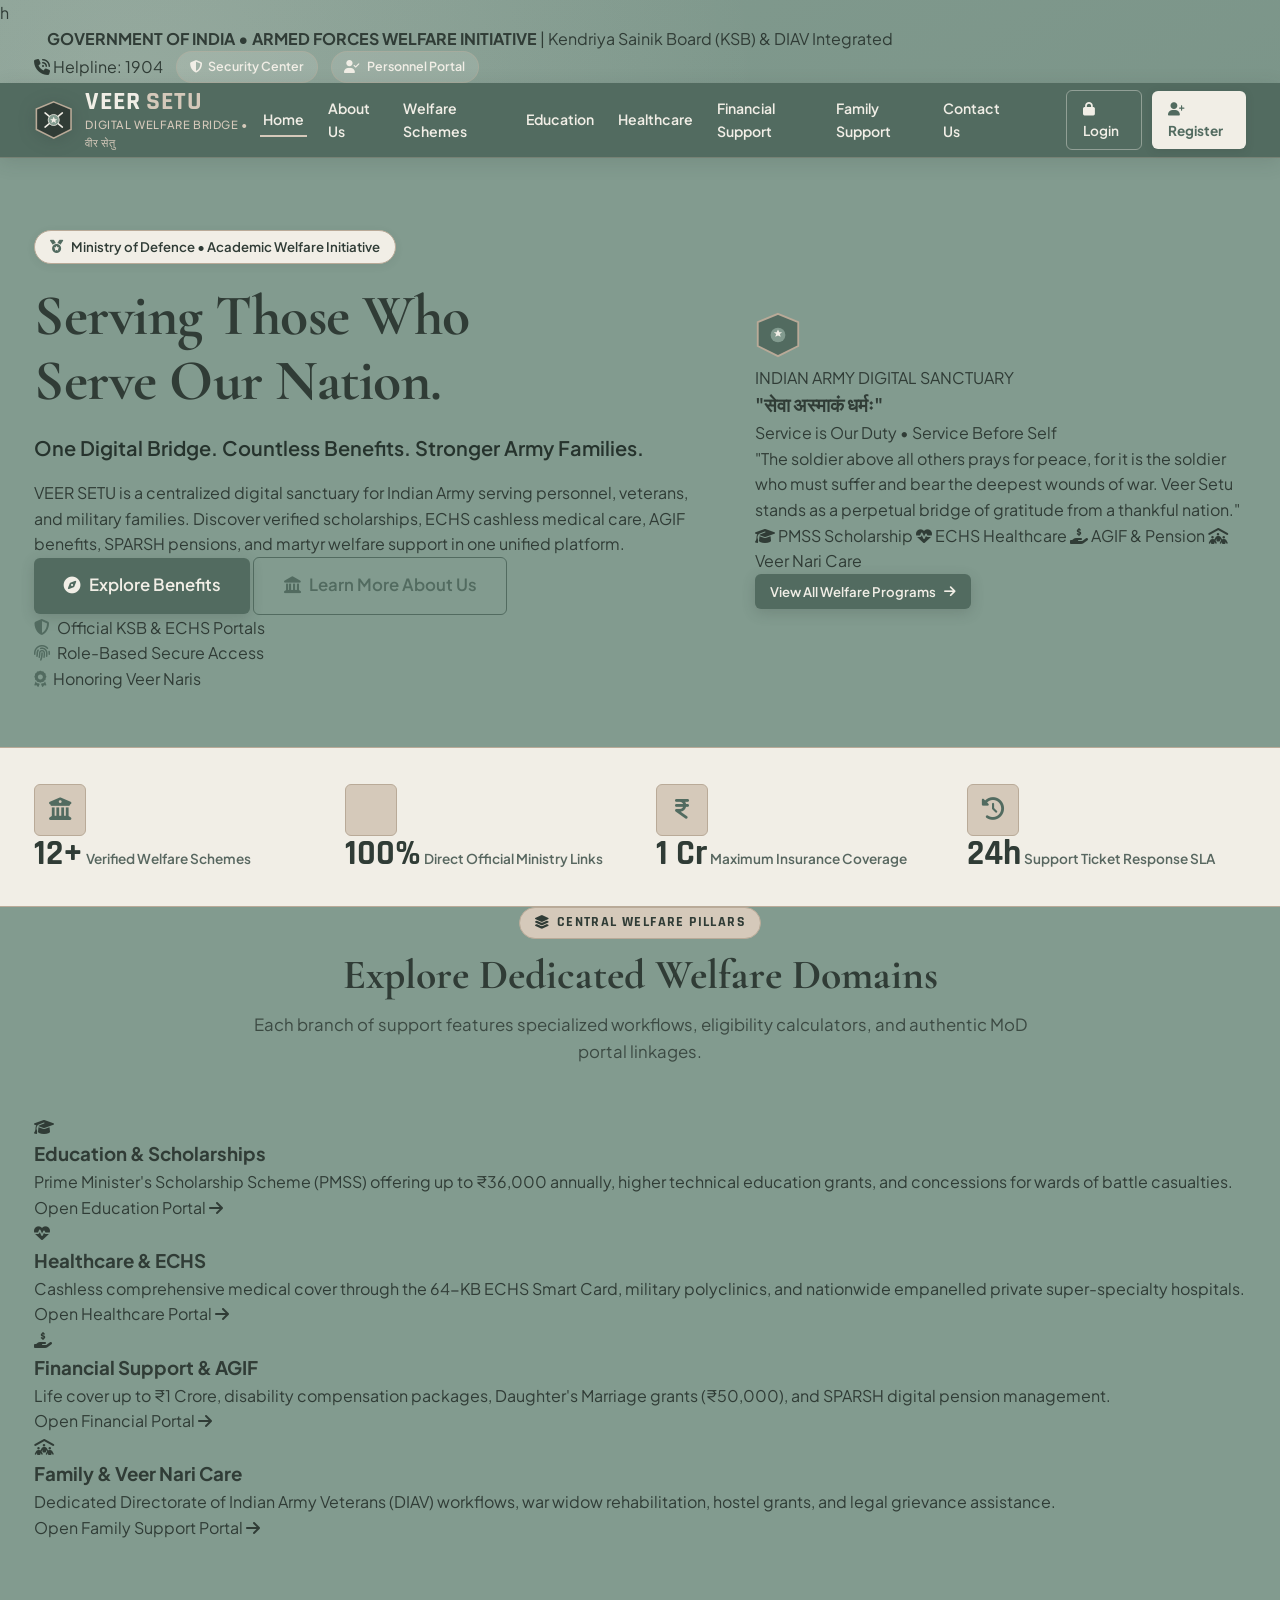
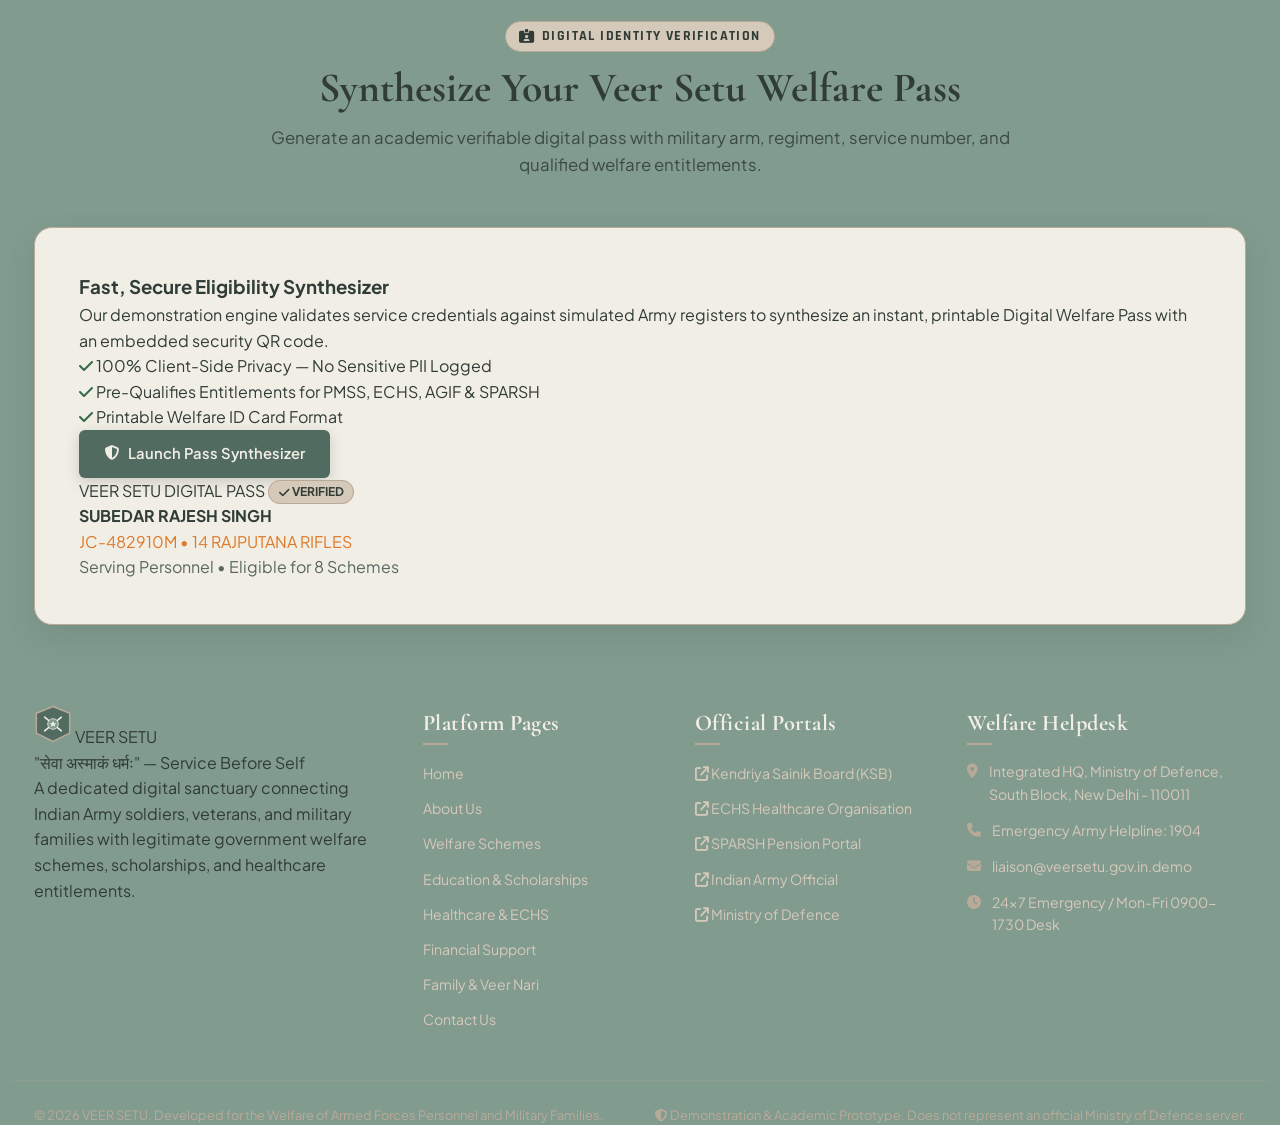
<file: index.html>
<!DOCTYPE html>h
<html lang="en">
<head>
  <meta charset="UTF-8">
  <meta name="viewport" content="width=device-width, initial-scale=1.0">
  <meta name="description" content="VEER SETU - A Digital Welfare & Support Platform for Indian Army Personnel and Their Families. Access government welfare schemes, scholarships, healthcare, and pensions.">
  <title>VEER SETU 🇮🇳 | Digital Welfare & Support Platform for Indian Army Personnel</title>

  <!-- Favicon -->
  <link rel="icon" type="image/svg+xml" href="assets/icons/favicon.svg">

  <!-- Google Fonts: Cormorant Garamond, Plus Jakarta Sans, Rajdhani -->
  <link rel="preconnect" href="https://fonts.googleapis.com">
  <link rel="preconnect" href="https://fonts.gstatic.com" crossorigin>
  <link href="https://fonts.googleapis.com/css2?family=Cormorant+Garamond:ital,wght@0,500;0,600;0,700;1,600&family=Plus+Jakarta+Sans:wght@400;500;600;700&family=Rajdhani:wght@600;700&display=swap" rel="stylesheet">

  <!-- Font Awesome 6 Pro Icons -->
  <link rel="stylesheet" href="https://cdnjs.cloudflare.com/ajax/libs/font-awesome/6.5.1/css/all.min.css">

  <!-- Core & Page Stylesheets -->
  <link rel="stylesheet" href="css/style.css">
  <link rel="stylesheet" href="css/transitions.css">
  <link rel="stylesheet" href="css/pages.css">
  <link rel="stylesheet" href="css/responsive.css">
</head>
<body class="theme-classic">

  <!-- ====================================================
       1. TOP NOTICE STRIP & QUICK ACTIONS
       ==================================================== -->
  <aside class="top-bar" aria-label="Official Notice Bar">
    <div class="container top-bar-container">
      <div class="top-bar-left">
        <span class="tricolor-badge" aria-hidden="true">
          <span class="bar-saffron"></span>
          <span class="bar-white"></span>
          <span class="bar-green"></span>
        </span>
        <span class="top-bar-text">
          <strong>GOVERNMENT OF INDIA • ARMED FORCES WELFARE INITIATIVE</strong> | Kendriya Sainik Board (KSB) & DIAV Integrated
        </span>
      </div>
      <div class="top-bar-right">
        <a href="tel:1904" class="top-bar-link" title="Emergency Army Welfare Helpline">
          <i class="fa-solid fa-phone-volume"></i> Helpline: 1904
        </a>
        <a href="admin-dashboard.html" class="auth-nav-pill" title="Security Command Center">
          <i class="fa-solid fa-shield-halved"></i> Security Center
        </a>
        <a href="login.html" class="auth-nav-pill">
          <i class="fa-solid fa-user-check"></i> Personnel Portal
        </a>
      </div>
    </div>
  </aside>

  <!-- ====================================================
       2. UNIFIED NAVIGATION BAR (Forest Grey #526B60)
       ==================================================== -->
  <header class="main-nav" id="main-navbar">
    <div class="container nav-container">
      
      <!-- Brand Logo & Motto -->
      <a href="index.html" class="nav-brand" aria-label="Veer Setu Home" data-transition="curtain">
        <svg class="brand-emblem-svg" viewBox="0 0 100 100" fill="none" xmlns="http://www.w3.org/2000/svg">
          <polygon points="50,4 94,22 94,74 50,96 6,74 6,22" fill="#303C36" stroke="#B9AA98" stroke-width="4"/>
          <path d="M28,32 L72,68 M72,32 L28,68" stroke="#F1EEE6" stroke-width="4" stroke-linecap="round"/>
          <circle cx="50" cy="50" r="14" fill="#829B8F" stroke="#F1EEE6" stroke-width="2"/>
          <polygon points="50,42 53,48 59,48 54,52 56,58 50,54 44,58 46,52 41,48 47,48" fill="#F1EEE6"/>
        </svg>
        <div class="brand-text">
          <span class="brand-name">VEER <span class="setu">SETU</span></span>
          <span class="brand-tagline">DIGITAL WELFARE BRIDGE • वीर सेतु</span>
        </div>
      </a>

      <!-- Desktop & Mobile Navigation Menu -->
      <nav class="nav-menu" id="nav-menu" aria-label="Main Navigation">
        <a href="index.html" class="nav-link active" data-transition="curtain">Home</a>
        <a href="about.html" class="nav-link" data-transition="curtain">About Us</a>
        <a href="schemes.html" class="nav-link" data-transition="reveal">Welfare Schemes</a>
        <a href="education.html" class="nav-link" data-transition="reveal">Education</a>
        <a href="healthcare.html" class="nav-link" data-transition="military">Healthcare</a>
        <a href="financial.html" class="nav-link" data-transition="curtain">Financial Support</a>
        <a href="family.html" class="nav-link" data-transition="military">Family Support</a>
        <a href="contact.html" class="nav-link" data-transition="reveal">Contact Us</a>
      </nav>

      <!-- Nav Action CTAs: Login & Register -->
      <div class="nav-actions">
        <a href="login.html" class="btn-nav-login" data-transition="military">
          <i class="fa-solid fa-lock"></i> Login
        </a>
        <a href="register.html" class="btn-nav-register" data-transition="curtain">
          <i class="fa-solid fa-user-plus"></i> Register
        </a>
        <button class="mobile-toggle" id="mobile-menu-toggle" aria-label="Toggle Navigation Menu">
          <i class="fa-solid fa-bars"></i>
        </button>
      </div>

    </div>
  </header>

  <main>
    <!-- ====================================================
         3. HERO SECTION - SERVING THOSE WHO SERVE OUR NATION
         ==================================================== -->
    <section class="hero-section" id="hero">
      <div class="container hero-grid">
        
        <!-- Hero Left Column -->
        <div class="hero-content-col vs-animate-entry vs-entry-fade-up">
          <span class="hero-pill">
            <i class="fa-solid fa-medal"></i> Ministry of Defence • Academic Welfare Initiative
          </span>

          <h1 class="hero-title">
            Serving Those Who <br>
            Serve Our Nation.
          </h1>

          <p class="hero-subtitle">
            One Digital Bridge. Countless Benefits. Stronger Army Families.
          </p>

          <p class="hero-body-text">
            VEER SETU is a centralized digital sanctuary for Indian Army serving personnel, veterans, and military families. Discover verified scholarships, ECHS cashless medical care, AGIF benefits, SPARSH pensions, and martyr welfare support in one unified platform.
          </p>

          <!-- Primary CTAs -->
          <div class="hero-actions-row">
            <a href="schemes.html" class="btn btn-forest btn-lg" data-transition="reveal">
              <i class="fa-solid fa-compass"></i> Explore Benefits
            </a>
            <a href="about.html" class="btn btn-outline-forest btn-lg" data-transition="curtain">
              <i class="fa-solid fa-landmark"></i> Learn More About Us
            </a>
          </div>

          <!-- Trust Badges -->
          <div class="hero-trust-row">
            <div class="trust-item">
              <i class="fa-solid fa-shield-halved text-forest"></i>
              <span>Official KSB & ECHS Portals</span>
            </div>
            <div class="trust-item">
              <i class="fa-solid fa-fingerprint text-forest"></i>
              <span>Role-Based Secure Access</span>
            </div>
            <div class="trust-item">
              <i class="fa-solid fa-award text-forest"></i>
              <span>Honoring Veer Naris</span>
            </div>
          </div>
        </div>

        <!-- Hero Right Column: Motivational Shield Card -->
        <div class="hero-visual-col vs-animate-entry vs-entry-zoom vs-delay-2">
          <div class="hero-card-featured">
            
            <div class="featured-card-header">
              <div class="card-crest">
                <svg viewBox="0 0 100 100" width="46" height="46">
                  <polygon points="50,4 94,22 94,74 50,96 6,74 6,22" fill="#526B60" stroke="#B9AA98" stroke-width="4"/>
                  <circle cx="50" cy="50" r="16" fill="#829B8F"/>
                  <polygon points="50,38 53,44 59,44 54,48 56,54 50,51 44,54 46,48 41,44 47,44" fill="#F1EEE6"/>
                </svg>
              </div>
              <div class="crest-details">
                <span class="card-kicker">INDIAN ARMY DIGITAL SANCTUARY</span>
                <h3 class="card-lead">"सेवा अस्माकं धर्मः"</h3>
                <span class="card-sub">Service is Our Duty • Service Before Self</span>
              </div>
            </div>

            <p class="featured-quote">
              "The soldier above all others prays for peace, for it is the soldier who must suffer and bear the deepest wounds of war. Veer Setu stands as a perpetual bridge of gratitude from a thankful nation."
            </p>

            <div class="featured-quick-links">
              <a href="education.html" class="quick-pill" data-transition="reveal">
                <i class="fa-solid fa-graduation-cap"></i> PMSS Scholarship
              </a>
              <a href="healthcare.html" class="quick-pill" data-transition="military">
                <i class="fa-solid fa-heart-pulse"></i> ECHS Healthcare
              </a>
              <a href="financial.html" class="quick-pill" data-transition="curtain">
                <i class="fa-solid fa-hand-holding-dollar"></i> AGIF & Pension
              </a>
              <a href="family.html" class="quick-pill" data-transition="military">
                <i class="fa-solid fa-people-roof"></i> Veer Nari Care
              </a>
            </div>

            <div class="featured-footer">
              <a href="schemes.html" class="btn btn-sm btn-forest" data-transition="reveal">
                View All Welfare Programs <i class="fa-solid fa-arrow-right"></i>
              </a>
            </div>

          </div>
        </div>

      </div>
    </section>

    <!-- ====================================================
         4. KEY STATISTICS STRIP
         ==================================================== -->
    <section class="stats-strip" id="stats-strip" aria-label="Key Platform Metrics">
      <div class="container">
        <div class="stats-grid">
          
          <div class="stat-card">
            <div class="stat-icon"><i class="fa-solid fa-building-columns"></i></div>
            <div class="stat-data">
              <span class="stat-counter-number" data-target="12" data-suffix="+">12+</span>
              <span class="stat-label">Verified Welfare Schemes</span>
            </div>
          </div>

          <div class="stat-card">
            <div class="stat-icon"><i class="fa-solid fa-shield-check"></i></div>
            <div class="stat-data">
              <span class="stat-counter-number" data-target="100" data-suffix="%">100%</span>
              <span class="stat-label">Direct Official Ministry Links</span>
            </div>
          </div>

          <div class="stat-card">
            <div class="stat-icon"><i class="fa-solid fa-indian-rupee-sign"></i></div>
            <div class="stat-data">
              <span class="stat-counter-number" data-target="1" data-suffix=" Cr">₹1 Cr</span>
              <span class="stat-label">Maximum Insurance Coverage</span>
            </div>
          </div>

          <div class="stat-card">
            <div class="stat-icon"><i class="fa-solid fa-clock-rotate-left"></i></div>
            <div class="stat-data">
              <span class="stat-counter-number" data-target="24" data-suffix="h">24h</span>
              <span class="stat-label">Support Ticket Response SLA</span>
            </div>
          </div>

        </div>
      </div>
    </section>

    <!-- ====================================================
         5. CORE SERVICES OVERVIEW - DEDICATED SECTIONS
         ==================================================== -->
    <section class="services-overview-section">
      <div class="container">
        
        <div class="section-header text-center">
          <span class="section-tag"><i class="fa-solid fa-layer-group"></i> Central Welfare Pillars</span>
          <h2 class="section-title">Explore Dedicated Welfare Domains</h2>
          <p class="section-desc">
            Each branch of support features specialized workflows, eligibility calculators, and authentic MoD portal linkages.
          </p>
        </div>

        <div class="overview-cards-grid">
          
          <!-- Card 1: Education -->
          <article class="service-card vs-animate-entry vs-entry-fade-up vs-delay-1">
            <div class="service-icon-box">
              <i class="fa-solid fa-graduation-cap"></i>
            </div>
            <h3 class="service-title">Education & Scholarships</h3>
            <p class="service-desc">
              Prime Minister's Scholarship Scheme (PMSS) offering up to ₹36,000 annually, higher technical education grants, and concessions for wards of battle casualties.
            </p>
            <a href="education.html" class="service-link" data-transition="reveal">
              Open Education Portal <i class="fa-solid fa-arrow-right"></i>
            </a>
          </article>

          <!-- Card 2: Healthcare -->
          <article class="service-card vs-animate-entry vs-entry-fade-up vs-delay-2">
            <div class="service-icon-box">
              <i class="fa-solid fa-heart-pulse"></i>
            </div>
            <h3 class="service-title">Healthcare & ECHS</h3>
            <p class="service-desc">
              Cashless comprehensive medical cover through the 64-KB ECHS Smart Card, military polyclinics, and nationwide empanelled private super-specialty hospitals.
            </p>
            <a href="healthcare.html" class="service-link" data-transition="military">
              Open Healthcare Portal <i class="fa-solid fa-arrow-right"></i>
            </a>
          </article>

          <!-- Card 3: Financial Support -->
          <article class="service-card vs-animate-entry vs-entry-fade-up vs-delay-3">
            <div class="service-icon-box">
              <i class="fa-solid fa-hand-holding-dollar"></i>
            </div>
            <h3 class="service-title">Financial Support & AGIF</h3>
            <p class="service-desc">
              Life cover up to ₹1 Crore, disability compensation packages, Daughter's Marriage grants (₹50,000), and SPARSH digital pension management.
            </p>
            <a href="financial.html" class="service-link" data-transition="curtain">
              Open Financial Portal <i class="fa-solid fa-arrow-right"></i>
            </a>
          </article>

          <!-- Card 4: Family Support -->
          <article class="service-card vs-animate-entry vs-entry-fade-up vs-delay-4">
            <div class="service-icon-box">
              <i class="fa-solid fa-people-roof"></i>
            </div>
            <h3 class="service-title">Family & Veer Nari Care</h3>
            <p class="service-desc">
              Dedicated Directorate of Indian Army Veterans (DIAV) workflows, war widow rehabilitation, hostel grants, and legal grievance assistance.
            </p>
            <a href="family.html" class="service-link" data-transition="military">
              Open Family Support Portal <i class="fa-solid fa-arrow-right"></i>
            </a>
          </article>

        </div>

      </div>
    </section>

    <!-- ====================================================
         6. DIGITAL WELFARE PASS GENERATOR PREVIEW
         ==================================================== -->
    <section class="verification-section" id="verify-preview">
      <div class="container">
        
        <div class="section-header text-center">
          <span class="section-tag"><i class="fa-solid fa-id-card-clip"></i> Digital Identity Verification</span>
          <h2 class="section-title">Synthesize Your Veer Setu Welfare Pass</h2>
          <p class="section-desc">
            Generate an academic verifiable digital pass with military arm, regiment, service number, and qualified welfare entitlements.
          </p>
        </div>

        <div class="verification-card-box">
          <div class="verification-intro-flex">
            <div class="intro-left">
              <h3>Fast, Secure Eligibility Synthesizer</h3>
              <p>
                Our demonstration engine validates service credentials against simulated Army registers to synthesize an instant, printable Digital Welfare Pass with an embedded security QR code.
              </p>
              <ul class="checklist-items">
                <li><i class="fa-solid fa-check text-green"></i> 100% Client-Side Privacy — No Sensitive PII Logged</li>
                <li><i class="fa-solid fa-check text-green"></i> Pre-Qualifies Entitlements for PMSS, ECHS, AGIF & SPARSH</li>
                <li><i class="fa-solid fa-check text-green"></i> Printable Welfare ID Card Format</li>
              </ul>
              <div class="mt-4">
                <a href="schemes.html#verify-pass" class="btn btn-forest" data-transition="reveal">
                  <i class="fa-solid fa-shield-halved"></i> Launch Pass Synthesizer
                </a>
              </div>
            </div>
            <div class="intro-right">
              <div class="mini-pass-preview">
                <div class="mini-header">
                  <span>VEER SETU DIGITAL PASS</span>
                  <span class="badge-verified"><i class="fa-solid fa-check"></i> VERIFIED</span>
                </div>
                <div class="mini-body">
                  <strong>SUBEDAR RAJESH SINGH</strong>
                  <p class="text-saffron">JC-482910M • 14 RAJPUTANA RIFLES</p>
                  <p class="text-muted">Serving Personnel • Eligible for 8 Schemes</p>
                </div>
              </div>
            </div>
          </div>
        </div>

      </div>
    </section>

  </main>

  <!-- ====================================================
       7. GLOBAL FOOTER (Deep Charcoal Green #303C36)
       ==================================================== -->
  <footer class="main-footer">
    <div class="container footer-grid">
      
      <!-- Footer Col 1: About Platform -->
      <div class="footer-col footer-brand-col">
        <div class="footer-brand">
          <svg viewBox="0 0 100 100" width="38" height="38" fill="none">
            <polygon points="50,4 94,22 94,74 50,96 6,74 6,22" fill="#526B60" stroke="#B9AA98" stroke-width="4"/>
            <path d="M28,32 L72,68 M72,32 L28,68" stroke="#F1EEE6" stroke-width="4" stroke-linecap="round"/>
            <circle cx="50" cy="50" r="14" fill="#829B8F" stroke="#F1EEE6" stroke-width="2"/>
            <polygon points="50,42 53,48 59,48 54,52 56,58 50,54 44,58 46,52 41,48 47,48" fill="#F1EEE6"/>
          </svg>
          <span class="footer-brand-title">VEER <span class="setu">SETU</span></span>
        </div>
        <p class="footer-motto-sanskrit">"सेवा अस्माकं धर्मः" — Service Before Self</p>
        <p class="footer-desc">
          A dedicated digital sanctuary connecting Indian Army soldiers, veterans, and military families with legitimate government welfare schemes, scholarships, and healthcare entitlements.
        </p>
        <div class="footer-tricolor-accent">
          <span class="accent-saffron"></span>
          <span class="accent-white"></span>
          <span class="accent-green"></span>
        </div>
      </div>

      <!-- Footer Col 2: Navigation Links -->
      <div class="footer-col">
        <h4 class="footer-heading">Platform Pages</h4>
        <ul class="footer-links">
          <li><a href="index.html" data-transition="curtain">Home</a></li>
          <li><a href="about.html" data-transition="curtain">About Us</a></li>
          <li><a href="schemes.html" data-transition="reveal">Welfare Schemes</a></li>
          <li><a href="education.html" data-transition="reveal">Education & Scholarships</a></li>
          <li><a href="healthcare.html" data-transition="military">Healthcare & ECHS</a></li>
          <li><a href="financial.html" data-transition="curtain">Financial Support</a></li>
          <li><a href="family.html" data-transition="military">Family & Veer Nari</a></li>
          <li><a href="contact.html" data-transition="reveal">Contact Us</a></li>
        </ul>
      </div>

      <!-- Footer Col 3: Official Portals -->
      <div class="footer-col">
        <h4 class="footer-heading">Official Portals</h4>
        <ul class="footer-links">
          <li><a href="https://ksb.gov.in" target="_blank" rel="noopener noreferrer"><i class="fa-solid fa-arrow-up-right-from-square"></i> Kendriya Sainik Board (KSB)</a></li>
          <li><a href="https://echs.gov.in" target="_blank" rel="noopener noreferrer"><i class="fa-solid fa-arrow-up-right-from-square"></i> ECHS Healthcare Organisation</a></li>
          <li><a href="https://sparsh.defencepension.gov.in" target="_blank" rel="noopener noreferrer"><i class="fa-solid fa-arrow-up-right-from-square"></i> SPARSH Pension Portal</a></li>
          <li><a href="https://indianarmy.nic.in" target="_blank" rel="noopener noreferrer"><i class="fa-solid fa-arrow-up-right-from-square"></i> Indian Army Official</a></li>
          <li><a href="https://mod.gov.in" target="_blank" rel="noopener noreferrer"><i class="fa-solid fa-arrow-up-right-from-square"></i> Ministry of Defence</a></li>
        </ul>
      </div>

      <!-- Footer Col 4: Liaison Support -->
      <div class="footer-col">
        <h4 class="footer-heading">Welfare Helpdesk</h4>
        <ul class="footer-contact-list">
          <li><i class="fa-solid fa-location-dot"></i> Integrated HQ, Ministry of Defence, South Block, New Delhi - 110011</li>
          <li><i class="fa-solid fa-phone"></i> Emergency Army Helpline: 1904</li>
          <li><i class="fa-solid fa-envelope"></i> liaison@veersetu.gov.in.demo</li>
          <li><i class="fa-solid fa-clock"></i> 24x7 Emergency / Mon-Fri 0900-1730 Desk</li>
        </ul>
      </div>

    </div>

    <!-- Bottom Copyright -->
    <div class="container footer-bottom-bar">
      <p class="footer-copyright">
        © 2026 VEER SETU. Developed for the Welfare of Armed Forces Personnel and Military Families.
      </p>
      <p class="footer-disclaimer-note">
        <i class="fa-solid fa-shield-halved"></i> Demonstration & Academic Prototype. Does not represent an official Ministry of Defence server.
      </p>
    </div>
  </footer>

  <!-- JavaScript Modules -->
  <script src="js/navigation.js"></script>
  <script src="js/transitions.js"></script>
  <script src="js/animations.js"></script>
  <script src="js/script.js"></script>
</body>
</html>
</file>
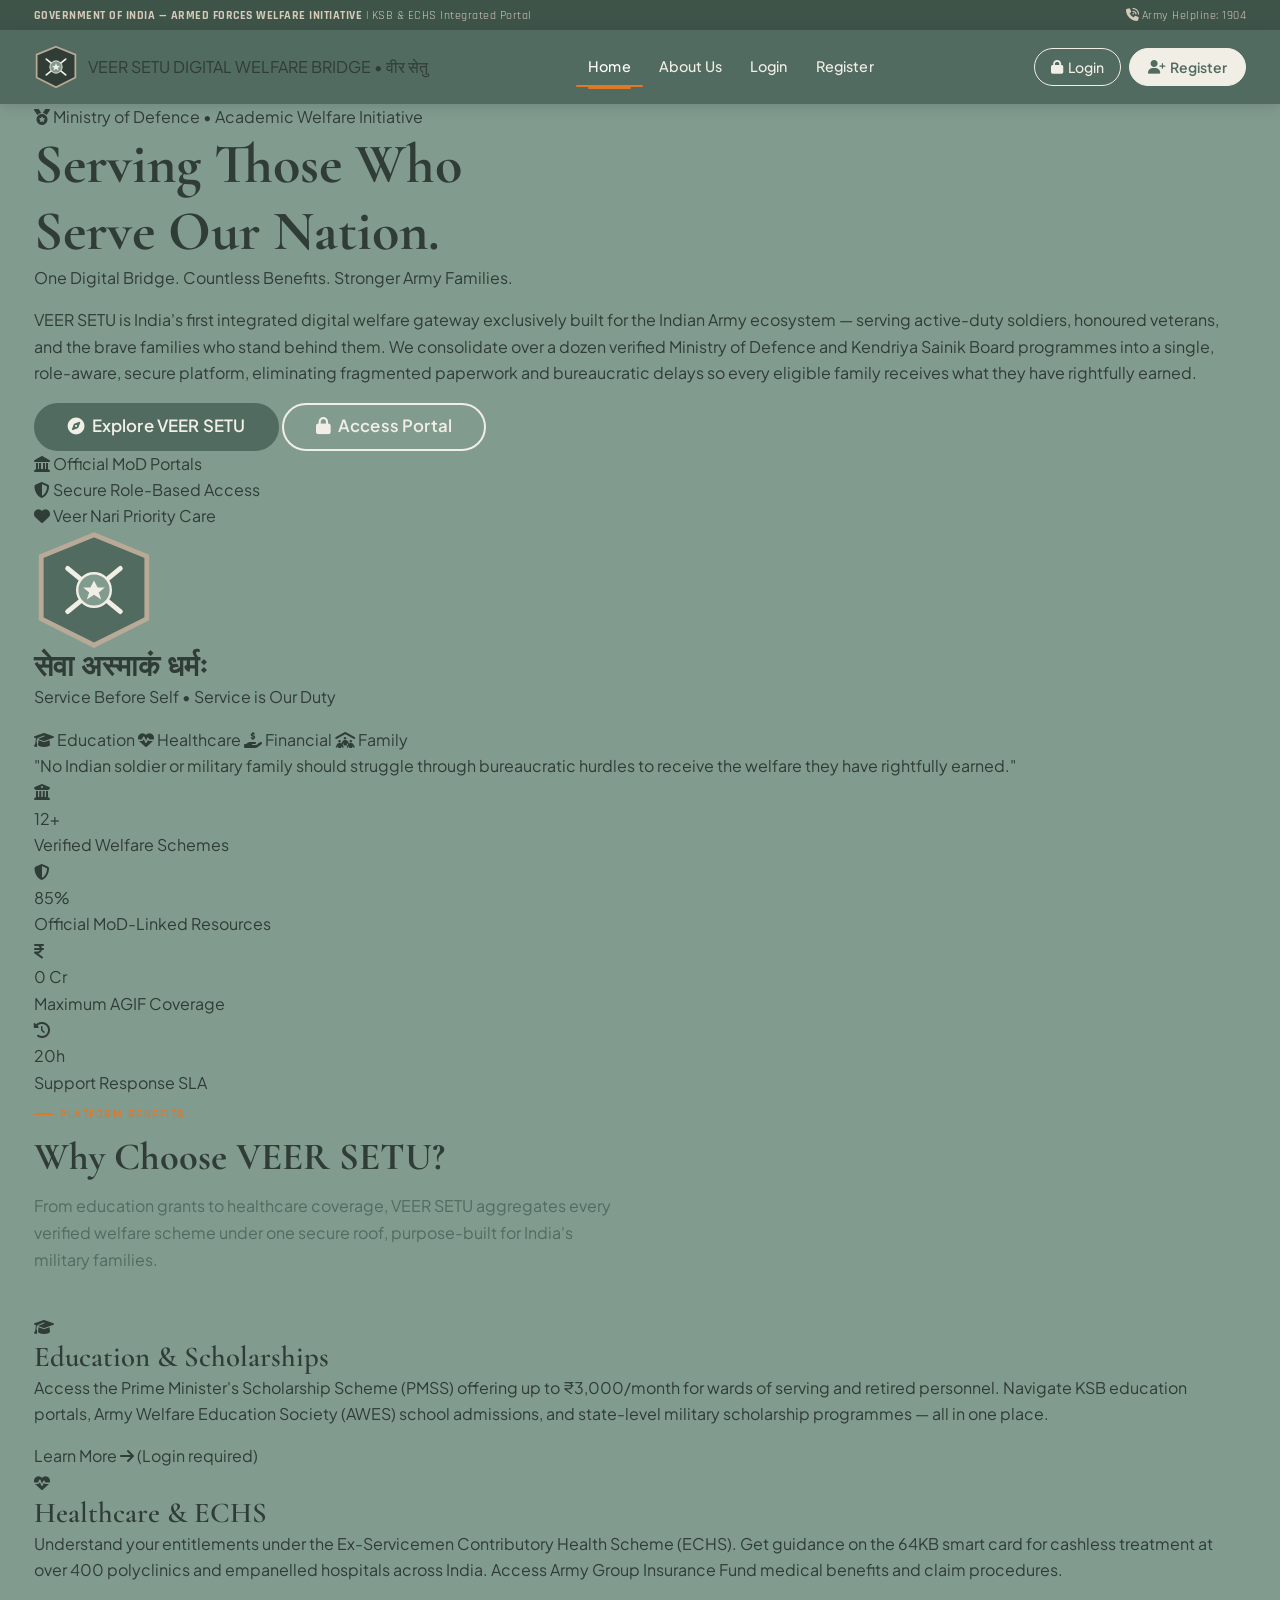
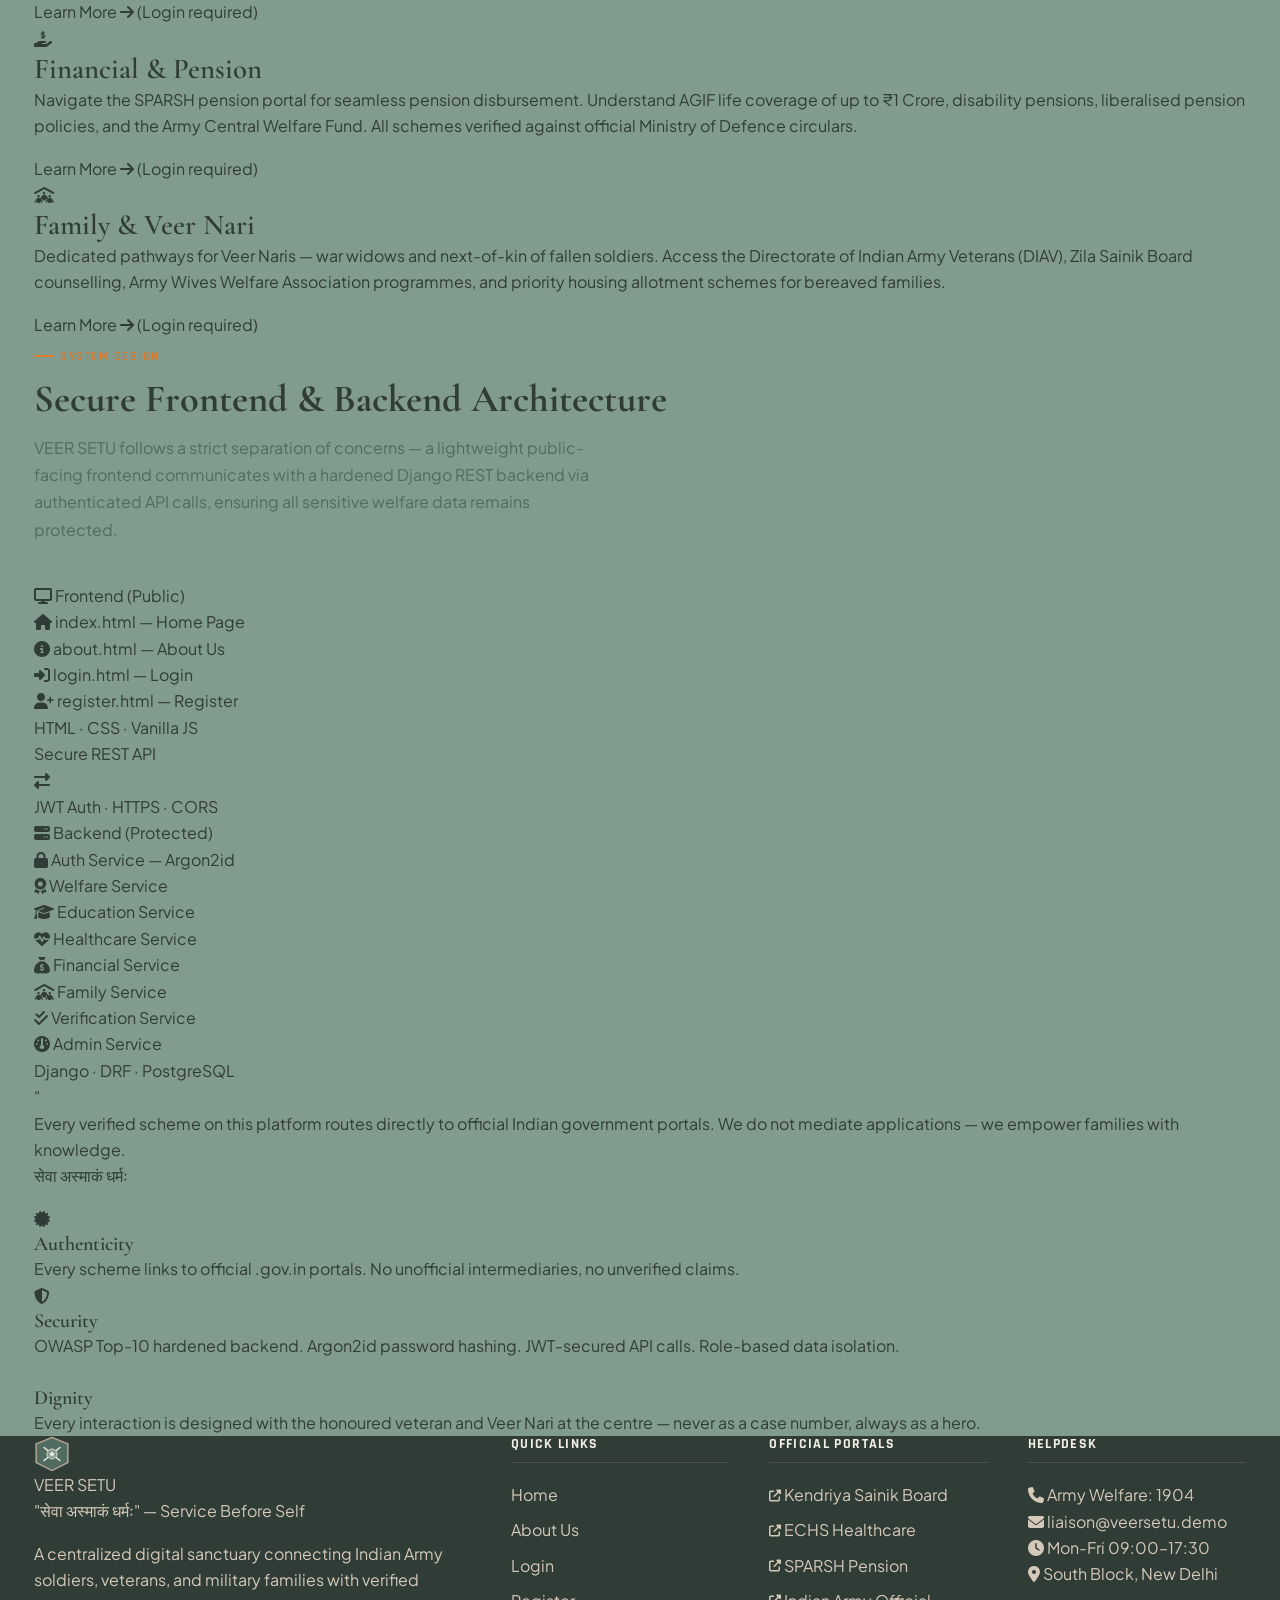
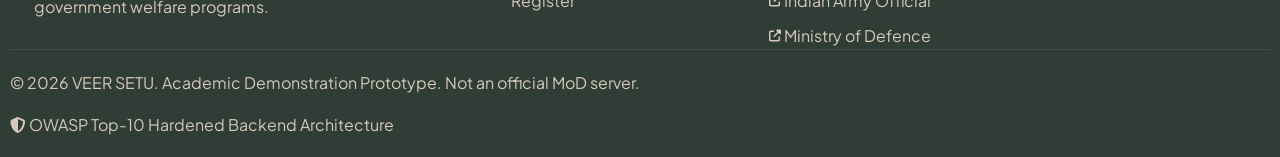
<file: frontend/index.html>
<!DOCTYPE html>
<html lang="en">
<head>
  <meta charset="UTF-8">
  <meta name="viewport" content="width=device-width, initial-scale=1.0">
  <meta name="theme-color" content="#526B60">
  <meta name="description" content="VEER SETU — One digital bridge connecting Indian Army soldiers, veterans, and military families with verified government welfare schemes.">
  <title>VEER SETU 🇮🇳 | Digital Welfare &amp; Support Platform for Indian Army</title>
  <link rel="icon" type="image/svg+xml" href="assets/icons/favicon.svg">
  <link rel="preconnect" href="https://fonts.googleapis.com">
  <link rel="preconnect" href="https://fonts.gstatic.com" crossorigin>
  <link href="https://fonts.googleapis.com/css2?family=Cormorant+Garamond:ital,wght@0,500;0,600;0,700;1,600&family=Plus+Jakarta+Sans:wght@400;500;600;700&family=Rajdhani:wght@600;700&display=swap" rel="stylesheet">
  <link rel="stylesheet" href="https://cdnjs.cloudflare.com/ajax/libs/font-awesome/6.5.1/css/all.min.css">
  <link rel="stylesheet" href="css/style.css">
  <link rel="stylesheet" href="css/transitions.css">
  <link rel="stylesheet" href="css/responsive.css">
</head>
<body class="page-home">

  <!-- Transition Overlay -->
  <div class="vs-overlay" id="vs-overlay" aria-hidden="true">
    <div class="vs-curtain-left"></div>
    <div class="vs-curtain-right"></div>
    <div class="vs-wipe-layer"></div>
    <div class="vs-wipe-accent"></div>
    <div class="vs-mil-sweep"></div>
    <div class="vs-tricolor-beam"></div>
    <div class="vs-emblem-center">
      <svg viewBox="0 0 100 100" width="64" height="64" fill="none">
        <polygon points="50,4 94,22 94,74 50,96 6,74 6,22" fill="#526B60" stroke="#B9AA98" stroke-width="4"/>
        <path d="M28,32 L72,68 M72,32 L28,68" stroke="#F1EEE6" stroke-width="4" stroke-linecap="round"/>
        <circle cx="50" cy="50" r="14" fill="#829B8F" stroke="#F1EEE6" stroke-width="2"/>
        <polygon points="50,42 53,48 59,48 54,52 56,58 50,54 44,58 46,52 41,48 47,48" fill="#F1EEE6"/>
      </svg>
      <span class="vs-emblem-wordmark">VEER SETU</span>
    </div>
  </div>

  <!-- Top Information Bar -->
  <aside class="top-bar">
    <div class="container top-bar-inner">
      <div class="top-bar-left">
        <span class="tricolor-badge"><span class="tc-s"></span><span class="tc-w"></span><span class="tc-g"></span></span>
        <span><strong>GOVERNMENT OF INDIA — ARMED FORCES WELFARE INITIATIVE</strong> | KSB &amp; ECHS Integrated Portal</span>
      </div>
      <div class="top-bar-right">
        <a href="tel:1904" class="top-bar-link"><i class="fa-solid fa-phone-volume"></i> Army Helpline: 1904</a>
      </div>
    </div>
  </aside>

  <!-- Navigation Bar -->
  <header class="main-nav" id="main-navbar">
    <div class="container nav-container">
      <a href="index.html" class="nav-brand" data-transition="curtain">
        <svg class="brand-emblem-svg" viewBox="0 0 100 100" fill="none" width="44" height="44">
          <polygon points="50,4 94,22 94,74 50,96 6,74 6,22" fill="#303C36" stroke="#B9AA98" stroke-width="4"/>
          <path d="M28,32 L72,68 M72,32 L28,68" stroke="#F1EEE6" stroke-width="4" stroke-linecap="round"/>
          <circle cx="50" cy="50" r="14" fill="#829B8F" stroke="#F1EEE6" stroke-width="2"/>
          <polygon points="50,42 53,48 59,48 54,52 56,58 50,54 44,58 46,52 41,48 47,48" fill="#F1EEE6"/>
        </svg>
        <div class="brand-text">
          <span class="brand-name">VEER <span class="setu">SETU</span></span>
          <span class="brand-tagline">DIGITAL WELFARE BRIDGE • वीर सेतु</span>
        </div>
      </a>

      <nav class="nav-menu" id="nav-menu" aria-label="Main Navigation">
        <a href="index.html" class="nav-link active" data-transition="curtain">Home</a>
        <a href="about.html" class="nav-link" data-transition="curtain">About Us</a>
        <a href="login.html" class="nav-link" data-transition="wipe">Login</a>
        <a href="register.html" class="nav-link" data-transition="wipe">Register</a>
      </nav>

      <div class="nav-actions">
        <a href="login.html" class="btn-nav-login" data-transition="wipe"><i class="fa-solid fa-lock"></i> Login</a>
        <a href="register.html" class="btn-nav-register" data-transition="wipe"><i class="fa-solid fa-user-plus"></i> Register</a>
        <button class="mobile-toggle" id="mobile-menu-toggle" aria-label="Toggle menu"><i class="fa-solid fa-bars"></i></button>
      </div>
    </div>
  </header>

  <main>

    <!-- ═══════════════════════════════════════════════════════════
         HERO SECTION
    ═══════════════════════════════════════════════════════════ -->
    <section class="hero-section" aria-labelledby="hero-heading">
      <div class="container hero-grid">

        <!-- Left Column -->
        <div class="hero-content vs-anim fade-up">
          <span class="hero-pill">
            <i class="fa-solid fa-medal"></i>
            Ministry of Defence • Academic Welfare Initiative
          </span>

          <h1 class="hero-title" id="hero-heading">
            Serving Those Who<br>Serve Our Nation.
          </h1>

          <p class="hero-subtitle">
            One Digital Bridge. Countless Benefits. Stronger Army Families.
          </p>

          <p class="hero-body">
            VEER SETU is India's first integrated digital welfare gateway exclusively built for the Indian Army ecosystem — serving active-duty soldiers, honoured veterans, and the brave families who stand behind them. We consolidate over a dozen verified Ministry of Defence and Kendriya Sainik Board programmes into a single, role-aware, secure platform, eliminating fragmented paperwork and bureaucratic delays so every eligible family receives what they have rightfully earned.
          </p>

          <div class="hero-cta-row">
            <a href="about.html" class="btn btn-forest btn-lg" data-transition="curtain">
              <i class="fa-solid fa-compass"></i> Explore VEER SETU
            </a>
            <a href="login.html" class="btn btn-outline-ivory btn-lg" data-transition="wipe">
              <i class="fa-solid fa-lock"></i> Access Portal
            </a>
          </div>

          <div class="hero-trust-row">
            <div class="trust-item">
              <i class="fa-solid fa-landmark"></i>
              <span>Official MoD Portals</span>
            </div>
            <div class="trust-item">
              <i class="fa-solid fa-shield-halved"></i>
              <span>Secure Role-Based Access</span>
            </div>
            <div class="trust-item">
              <i class="fa-solid fa-heart"></i>
              <span>Veer Nari Priority Care</span>
            </div>
          </div>
        </div>

        <!-- Right Column — Shield Card -->
        <div class="hero-visual vs-anim zoom-in d-2">
          <div class="hero-shield-card">
            <svg viewBox="0 0 100 100" fill="none" width="120" height="120" class="shield-emblem-lg" aria-hidden="true">
              <polygon points="50,4 94,22 94,74 50,96 6,74 6,22" fill="#526B60" stroke="#B9AA98" stroke-width="4"/>
              <path d="M28,32 L72,68 M72,32 L28,68" stroke="#F1EEE6" stroke-width="4" stroke-linecap="round"/>
              <circle cx="50" cy="50" r="14" fill="#829B8F" stroke="#F1EEE6" stroke-width="2"/>
              <polygon points="50,42 53,48 59,48 54,52 56,58 50,54 44,58 46,52 41,48 47,48" fill="#F1EEE6"/>
            </svg>

            <h3 class="shield-card-motto">सेवा अस्माकं धर्मः</h3>
            <p class="shield-card-translation">Service Before Self • Service is Our Duty</p>

            <div class="shield-quick-links">
              <a href="login.html" class="shield-pill" data-transition="wipe">
                <i class="fa-solid fa-graduation-cap"></i> Education
              </a>
              <a href="login.html" class="shield-pill" data-transition="wipe">
                <i class="fa-solid fa-heart-pulse"></i> Healthcare
              </a>
              <a href="login.html" class="shield-pill" data-transition="wipe">
                <i class="fa-solid fa-hand-holding-dollar"></i> Financial
              </a>
              <a href="login.html" class="shield-pill" data-transition="wipe">
                <i class="fa-solid fa-people-roof"></i> Family
              </a>
            </div>

            <blockquote class="shield-quote">
              "No Indian soldier or military family should struggle through bureaucratic hurdles to receive the welfare they have rightfully earned."
            </blockquote>
          </div>
        </div>

      </div>
    </section>

    <!-- ═══════════════════════════════════════════════════════════
         STATS SECTION
    ═══════════════════════════════════════════════════════════ -->
    <section class="stats-section" aria-label="Platform Statistics">
      <div class="container stats-grid">

        <div class="stat-card scroll-reveal">
          <div class="stat-icon">
            <i class="fa-solid fa-building-columns"></i>
          </div>
          <div class="stat-num" data-target="12" data-suffix="+">0+</div>
          <div class="stat-label">Verified Welfare Schemes</div>
        </div>

        <div class="stat-card scroll-reveal d-1">
          <div class="stat-icon">
            <i class="fa-solid fa-shield-halved"></i>
          </div>
          <div class="stat-num" data-target="100" data-suffix="%">0%</div>
          <div class="stat-label">Official MoD-Linked Resources</div>
        </div>

        <div class="stat-card scroll-reveal d-2">
          <div class="stat-icon">
            <i class="fa-solid fa-indian-rupee-sign"></i>
          </div>
          <div class="stat-num" data-target="1" data-prefix="₹" data-suffix=" Cr">₹0 Cr</div>
          <div class="stat-label">Maximum AGIF Coverage</div>
        </div>

        <div class="stat-card scroll-reveal d-3">
          <div class="stat-icon">
            <i class="fa-solid fa-clock-rotate-left"></i>
          </div>
          <div class="stat-num" data-target="24" data-suffix="h">0h</div>
          <div class="stat-label">Support Response SLA</div>
        </div>

      </div>
    </section>

    <!-- ═══════════════════════════════════════════════════════════
         SERVICES PREVIEW SECTION
    ═══════════════════════════════════════════════════════════ -->
    <section class="services-section" aria-labelledby="services-heading">
      <div class="container">
        <div class="section-header">
          <span class="section-tag">Platform Benefits</span>
          <h2 class="section-title" id="services-heading">Why Choose VEER SETU?</h2>
          <p class="section-desc">
            From education grants to healthcare coverage, VEER SETU aggregates every verified welfare scheme under one secure roof, purpose-built for India's military families.
          </p>
        </div>

        <div class="services-grid">

          <!-- Education -->
          <article class="service-card scroll-reveal">
            <div class="service-icon-box">
              <i class="fa-solid fa-graduation-cap"></i>
            </div>
            <h3 class="service-title">Education &amp; Scholarships</h3>
            <p class="service-desc">
              Access the Prime Minister's Scholarship Scheme (PMSS) offering up to ₹3,000/month for wards of serving and retired personnel. Navigate KSB education portals, Army Welfare Education Society (AWES) school admissions, and state-level military scholarship programmes — all in one place.
            </p>
            <a href="login.html" class="service-link" data-transition="wipe">
              Learn More <i class="fa-solid fa-arrow-right"></i>
              <span class="service-login-note">(Login required)</span>
            </a>
          </article>

          <!-- Healthcare -->
          <article class="service-card scroll-reveal d-1">
            <div class="service-icon-box">
              <i class="fa-solid fa-heart-pulse"></i>
            </div>
            <h3 class="service-title">Healthcare &amp; ECHS</h3>
            <p class="service-desc">
              Understand your entitlements under the Ex-Servicemen Contributory Health Scheme (ECHS). Get guidance on the 64KB smart card for cashless treatment at over 400 polyclinics and empanelled hospitals across India. Access Army Group Insurance Fund medical benefits and claim procedures.
            </p>
            <a href="login.html" class="service-link" data-transition="wipe">
              Learn More <i class="fa-solid fa-arrow-right"></i>
              <span class="service-login-note">(Login required)</span>
            </a>
          </article>

          <!-- Financial -->
          <article class="service-card scroll-reveal d-2">
            <div class="service-icon-box">
              <i class="fa-solid fa-hand-holding-dollar"></i>
            </div>
            <h3 class="service-title">Financial &amp; Pension</h3>
            <p class="service-desc">
              Navigate the SPARSH pension portal for seamless pension disbursement. Understand AGIF life coverage of up to ₹1 Crore, disability pensions, liberalised pension policies, and the Army Central Welfare Fund. All schemes verified against official Ministry of Defence circulars.
            </p>
            <a href="login.html" class="service-link" data-transition="wipe">
              Learn More <i class="fa-solid fa-arrow-right"></i>
              <span class="service-login-note">(Login required)</span>
            </a>
          </article>

          <!-- Family -->
          <article class="service-card scroll-reveal d-3">
            <div class="service-icon-box">
              <i class="fa-solid fa-people-roof"></i>
            </div>
            <h3 class="service-title">Family &amp; Veer Nari</h3>
            <p class="service-desc">
              Dedicated pathways for Veer Naris — war widows and next-of-kin of fallen soldiers. Access the Directorate of Indian Army Veterans (DIAV), Zila Sainik Board counselling, Army Wives Welfare Association programmes, and priority housing allotment schemes for bereaved families.
            </p>
            <a href="login.html" class="service-link" data-transition="wipe">
              Learn More <i class="fa-solid fa-arrow-right"></i>
              <span class="service-login-note">(Login required)</span>
            </a>
          </article>

        </div>
      </div>
    </section>

    <!-- ═══════════════════════════════════════════════════════════
         PLATFORM ARCHITECTURE SECTION
    ═══════════════════════════════════════════════════════════ -->
    <section class="architecture-section" aria-labelledby="arch-heading">
      <div class="container">
        <div class="section-header">
          <span class="section-tag">System Design</span>
          <h2 class="section-title" id="arch-heading">Secure Frontend &amp; Backend Architecture</h2>
          <p class="section-desc">
            VEER SETU follows a strict separation of concerns — a lightweight public-facing frontend communicates with a hardened Django REST backend via authenticated API calls, ensuring all sensitive welfare data remains protected.
          </p>
        </div>

        <div class="arch-diagram">

          <!-- Frontend Box -->
          <div class="arch-box arch-frontend">
            <div class="arch-box-header">
              <i class="fa-solid fa-display"></i>
              <span>Frontend (Public)</span>
            </div>
            <ul class="arch-box-list">
              <li><i class="fa-solid fa-house"></i> index.html — Home Page</li>
              <li><i class="fa-solid fa-circle-info"></i> about.html — About Us</li>
              <li><i class="fa-solid fa-right-to-bracket"></i> login.html — Login</li>
              <li><i class="fa-solid fa-user-plus"></i> register.html — Register</li>
            </ul>
            <div class="arch-box-footer">HTML · CSS · Vanilla JS</div>
          </div>

          <!-- Arrow -->
          <div class="arch-arrow-col">
            <div class="arch-arrow-label">Secure REST API</div>
            <div class="arch-arrow">
              <span class="arch-arrow-line"></span>
              <i class="fa-solid fa-right-left arch-arrow-icon"></i>
            </div>
            <div class="arch-arrow-sub">JWT Auth · HTTPS · CORS</div>
          </div>

          <!-- Backend Box -->
          <div class="arch-box arch-backend">
            <div class="arch-box-header">
              <i class="fa-solid fa-server"></i>
              <span>Backend (Protected)</span>
            </div>
            <ul class="arch-box-list">
              <li><i class="fa-solid fa-lock"></i> Auth Service — Argon2id</li>
              <li><i class="fa-solid fa-award"></i> Welfare Service</li>
              <li><i class="fa-solid fa-graduation-cap"></i> Education Service</li>
              <li><i class="fa-solid fa-heart-pulse"></i> Healthcare Service</li>
              <li><i class="fa-solid fa-sack-dollar"></i> Financial Service</li>
              <li><i class="fa-solid fa-people-roof"></i> Family Service</li>
              <li><i class="fa-solid fa-check-double"></i> Verification Service</li>
              <li><i class="fa-solid fa-gauge"></i> Admin Service</li>
            </ul>
            <div class="arch-box-footer">Django · DRF · PostgreSQL</div>
          </div>

        </div>
      </div>
    </section>

    <!-- ═══════════════════════════════════════════════════════════
         COMMITMENT SECTION
    ═══════════════════════════════════════════════════════════ -->
    <section class="commitment-section" aria-labelledby="commit-heading">
      <div class="container">
        <div class="commitment-card">
          <div class="commitment-quote-mark" aria-hidden="true">"</div>
          <blockquote class="commitment-quote" id="commit-heading">
            Every verified scheme on this platform routes directly to official Indian government portals. We do not mediate applications — we empower families with knowledge.
          </blockquote>
          <p class="commitment-motto">सेवा अस्माकं धर्मः</p>

          <div class="commitment-pillars">
            <div class="commitment-pillar">
              <div class="pillar-icon">
                <i class="fa-solid fa-certificate"></i>
              </div>
              <h4>Authenticity</h4>
              <p>Every scheme links to official .gov.in portals. No unofficial intermediaries, no unverified claims.</p>
            </div>
            <div class="commitment-pillar">
              <div class="pillar-icon">
                <i class="fa-solid fa-shield-halved"></i>
              </div>
              <h4>Security</h4>
              <p>OWASP Top-10 hardened backend. Argon2id password hashing. JWT-secured API calls. Role-based data isolation.</p>
            </div>
            <div class="commitment-pillar">
              <div class="pillar-icon">
                <i class="fa-solid fa-hands-holding-heart"></i>
              </div>
              <h4>Dignity</h4>
              <p>Every interaction is designed with the honoured veteran and Veer Nari at the centre — never as a case number, always as a hero.</p>
            </div>
          </div>
        </div>
      </div>
    </section>

  </main>

  <!-- ═══════════════════════════════════════════════════════════
       FOOTER
  ═══════════════════════════════════════════════════════════ -->
  <footer class="main-footer">
    <div class="container footer-grid">
      <div class="footer-col footer-brand-col">
        <div class="footer-brand-row">
          <svg viewBox="0 0 100 100" width="36" height="36" fill="none">
            <polygon points="50,4 94,22 94,74 50,96 6,74 6,22" fill="#526B60" stroke="#B9AA98" stroke-width="4"/>
            <path d="M28,32 L72,68 M72,32 L28,68" stroke="#F1EEE6" stroke-width="4" stroke-linecap="round"/>
            <circle cx="50" cy="50" r="14" fill="#829B8F" stroke="#F1EEE6" stroke-width="2"/>
            <polygon points="50,42 53,48 59,48 54,52 56,58 50,54 44,58 46,52 41,48 47,48" fill="#F1EEE6"/>
          </svg>
          <span class="footer-brand-name">VEER <span>SETU</span></span>
        </div>
        <p class="footer-motto">"सेवा अस्माकं धर्मः" — Service Before Self</p>
        <p class="footer-desc">A centralized digital sanctuary connecting Indian Army soldiers, veterans, and military families with verified government welfare programs.</p>
      </div>

      <div class="footer-col">
        <h4 class="footer-heading">Quick Links</h4>
        <ul class="footer-links">
          <li><a href="index.html" data-transition="curtain">Home</a></li>
          <li><a href="about.html" data-transition="curtain">About Us</a></li>
          <li><a href="login.html" data-transition="wipe">Login</a></li>
          <li><a href="register.html" data-transition="wipe">Register</a></li>
        </ul>
      </div>

      <div class="footer-col">
        <h4 class="footer-heading">Official Portals</h4>
        <ul class="footer-links">
          <li><a href="https://ksb.gov.in" target="_blank" rel="noopener"><i class="fa-solid fa-external-link-alt fa-xs"></i> Kendriya Sainik Board</a></li>
          <li><a href="https://echs.gov.in" target="_blank" rel="noopener"><i class="fa-solid fa-external-link-alt fa-xs"></i> ECHS Healthcare</a></li>
          <li><a href="https://sparsh.defencepension.gov.in" target="_blank" rel="noopener"><i class="fa-solid fa-external-link-alt fa-xs"></i> SPARSH Pension</a></li>
          <li><a href="https://indianarmy.nic.in" target="_blank" rel="noopener"><i class="fa-solid fa-external-link-alt fa-xs"></i> Indian Army Official</a></li>
          <li><a href="https://mod.gov.in" target="_blank" rel="noopener"><i class="fa-solid fa-external-link-alt fa-xs"></i> Ministry of Defence</a></li>
        </ul>
      </div>

      <div class="footer-col">
        <h4 class="footer-heading">Helpdesk</h4>
        <ul class="footer-contact">
          <li><i class="fa-solid fa-phone"></i> Army Welfare: 1904</li>
          <li><i class="fa-solid fa-envelope"></i> liaison@veersetu.demo</li>
          <li><i class="fa-solid fa-clock"></i> Mon-Fri 09:00–17:30</li>
          <li><i class="fa-solid fa-location-dot"></i> South Block, New Delhi</li>
        </ul>
      </div>
    </div>

    <div class="container footer-bottom">
      <p>© 2026 VEER SETU. Academic Demonstration Prototype. Not an official MoD server.</p>
      <p><i class="fa-solid fa-shield-halved"></i> OWASP Top-10 Hardened Backend Architecture</p>
    </div>
  </footer>

  <!-- Toast Notification Container -->
  <div id="vs-toast-container" aria-live="polite" aria-atomic="true"></div>

  <script src="js/navigation.js"></script>
  <script src="js/transitions.js"></script>
  <script src="js/script.js"></script>
</body>
</html>
</file>
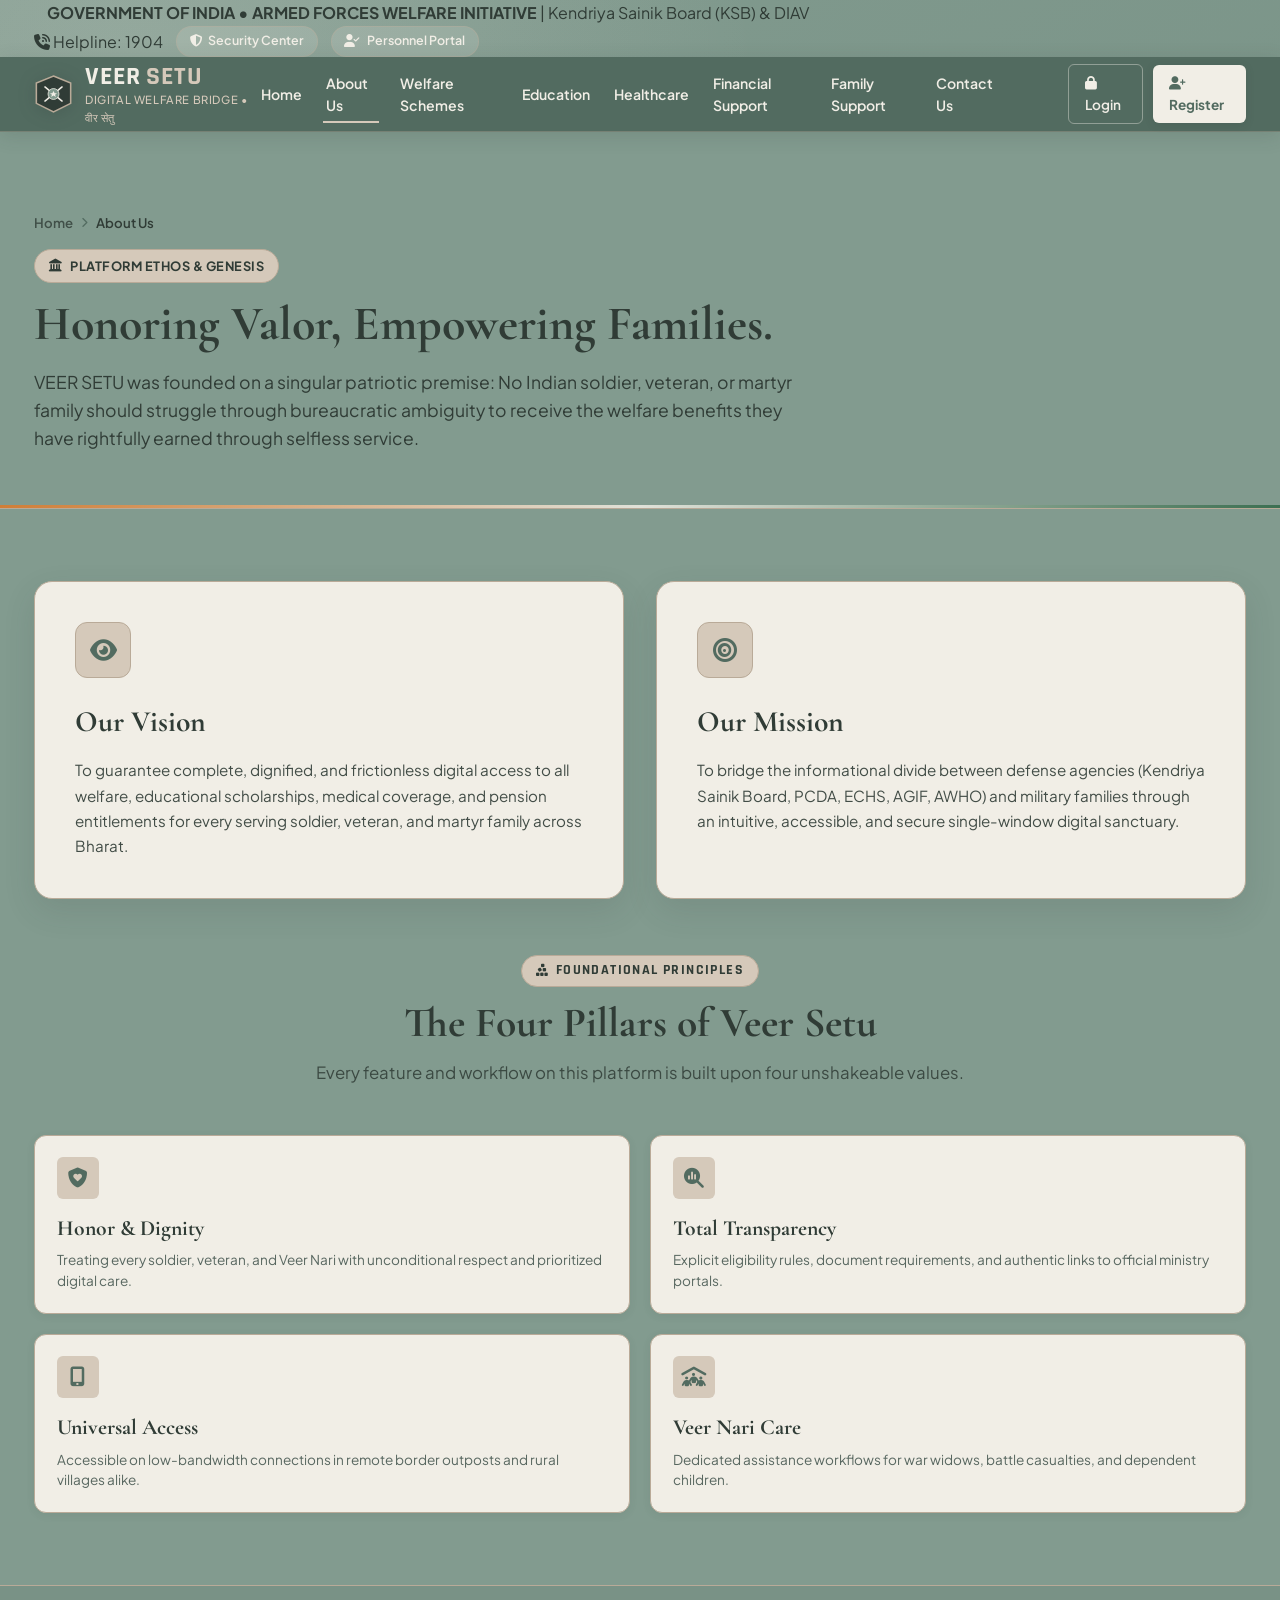
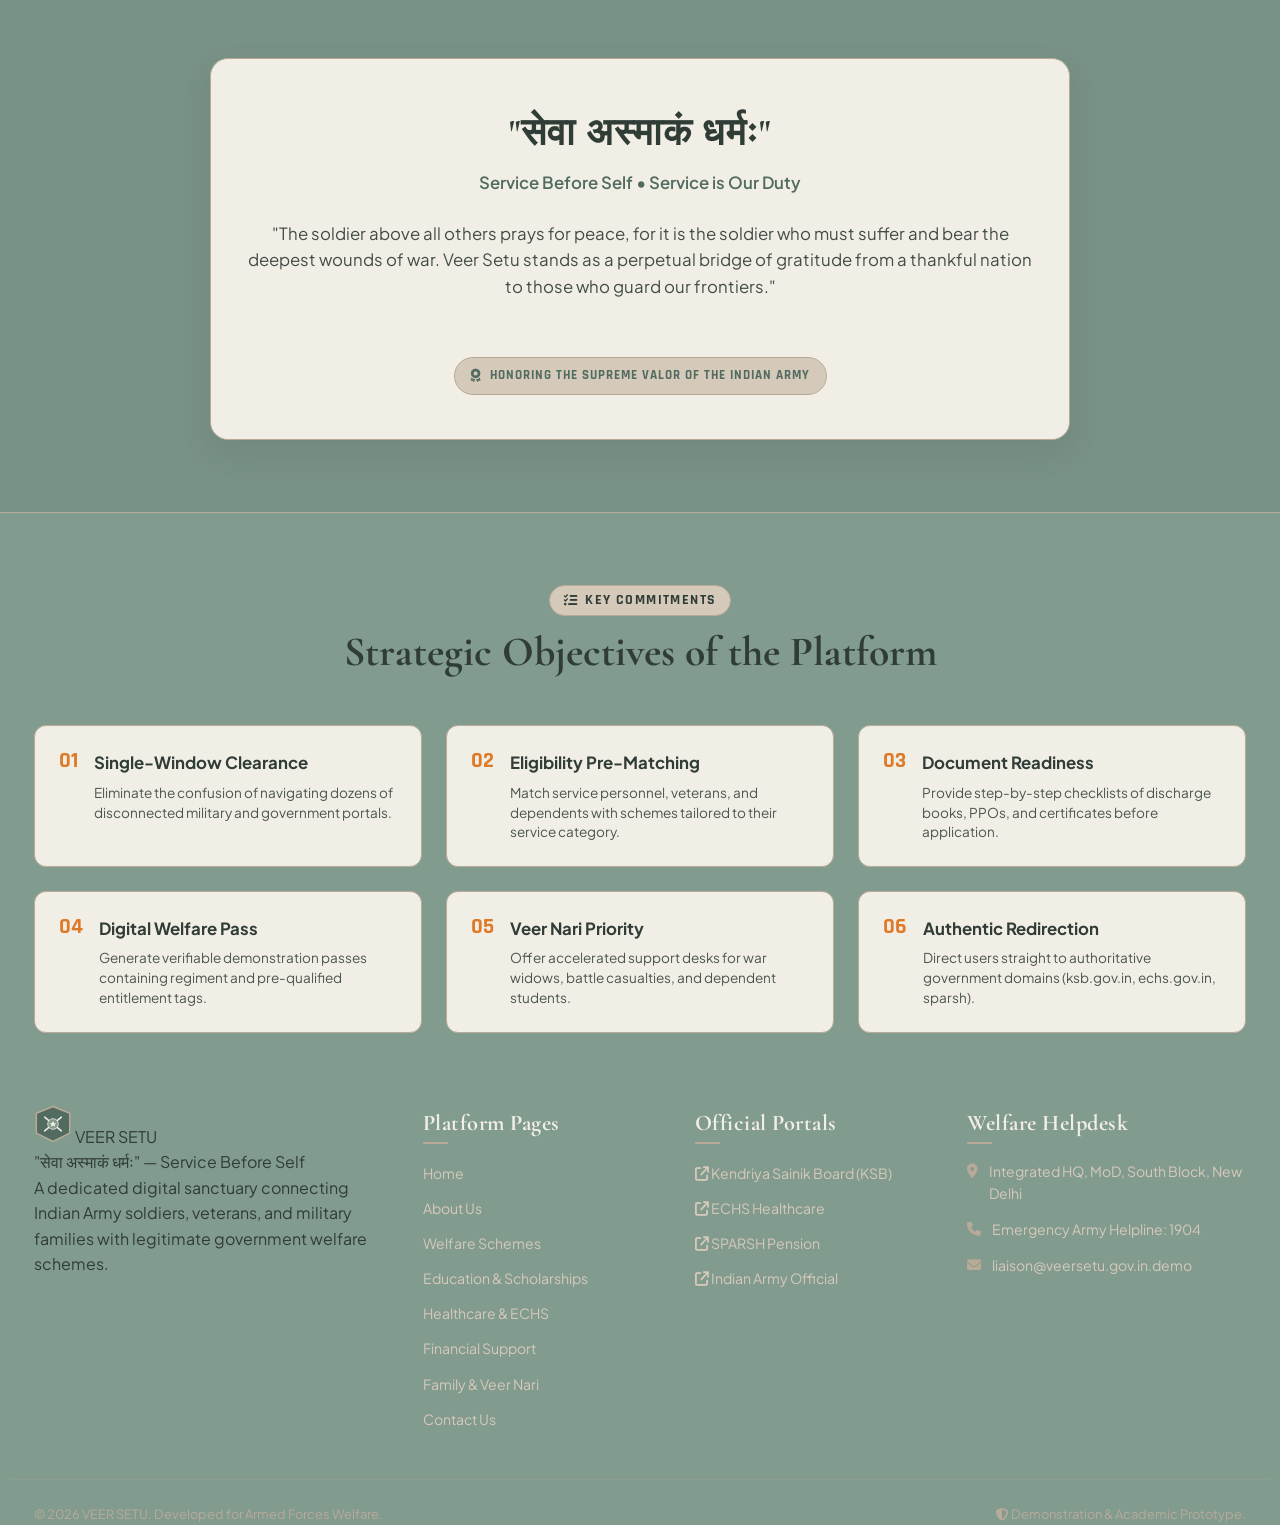
<file: about.html>
<!DOCTYPE html>
<html lang="en">
<head>
  <meta charset="UTF-8">
  <meta name="viewport" content="width=device-width, initial-scale=1.0">
  <meta name="description" content="About VEER SETU - Our Vision, Mission, Four Pillars, and Dedication to the Welfare of Indian Army Soldiers and Their Families.">
  <title>About Us | VEER SETU 🇮🇳 Indian Army Digital Welfare</title>

  <!-- Favicon -->
  <link rel="icon" type="image/svg+xml" href="assets/icons/favicon.svg">

  <!-- Google Fonts -->
  <link rel="preconnect" href="https://fonts.googleapis.com">
  <link rel="preconnect" href="https://fonts.gstatic.com" crossorigin>
  <link href="https://fonts.googleapis.com/css2?family=Cormorant+Garamond:ital,wght@0,500;0,600;0,700;1,600&family=Plus+Jakarta+Sans:wght@400;500;600;700&family=Rajdhani:wght@600;700&display=swap" rel="stylesheet">

  <!-- Font Awesome Icons -->
  <link rel="stylesheet" href="https://cdnjs.cloudflare.com/ajax/libs/font-awesome/6.5.1/css/all.min.css">

  <!-- Stylesheets -->
  <link rel="stylesheet" href="css/style.css">
  <link rel="stylesheet" href="css/transitions.css">
  <link rel="stylesheet" href="css/pages.css">
  <link rel="stylesheet" href="css/responsive.css">
</head>
<body class="theme-classic">

  <!-- Top Bar -->
  <aside class="top-bar">
    <div class="container top-bar-container">
      <div class="top-bar-left">
        <span class="tricolor-badge">
          <span class="bar-saffron"></span>
          <span class="bar-white"></span>
          <span class="bar-green"></span>
        </span>
        <span class="top-bar-text">
          <strong>GOVERNMENT OF INDIA • ARMED FORCES WELFARE INITIATIVE</strong> | Kendriya Sainik Board (KSB) & DIAV
        </span>
      </div>
      <div class="top-bar-right">
        <a href="tel:1904" class="top-bar-link"><i class="fa-solid fa-phone-volume"></i> Helpline: 1904</a>
        <a href="admin-dashboard.html" class="auth-nav-pill"><i class="fa-solid fa-shield-halved"></i> Security Center</a>
        <a href="login.html" class="auth-nav-pill"><i class="fa-solid fa-user-check"></i> Personnel Portal</a>
      </div>
    </div>
  </aside>

  <!-- Navigation -->
  <header class="main-nav" id="main-navbar">
    <div class="container nav-container">
      <a href="index.html" class="nav-brand" data-transition="curtain">
        <svg class="brand-emblem-svg" viewBox="0 0 100 100" fill="none">
          <polygon points="50,4 94,22 94,74 50,96 6,74 6,22" fill="#303C36" stroke="#B9AA98" stroke-width="4"/>
          <path d="M28,32 L72,68 M72,32 L28,68" stroke="#F1EEE6" stroke-width="4" stroke-linecap="round"/>
          <circle cx="50" cy="50" r="14" fill="#829B8F" stroke="#F1EEE6" stroke-width="2"/>
          <polygon points="50,42 53,48 59,48 54,52 56,58 50,54 44,58 46,52 41,48 47,48" fill="#F1EEE6"/>
        </svg>
        <div class="brand-text">
          <span class="brand-name">VEER <span class="setu">SETU</span></span>
          <span class="brand-tagline">DIGITAL WELFARE BRIDGE • वीर सेतु</span>
        </div>
      </a>

      <nav class="nav-menu" id="nav-menu">
        <a href="index.html" class="nav-link" data-transition="curtain">Home</a>
        <a href="about.html" class="nav-link active" data-transition="curtain">About Us</a>
        <a href="schemes.html" class="nav-link" data-transition="reveal">Welfare Schemes</a>
        <a href="education.html" class="nav-link" data-transition="reveal">Education</a>
        <a href="healthcare.html" class="nav-link" data-transition="military">Healthcare</a>
        <a href="financial.html" class="nav-link" data-transition="curtain">Financial Support</a>
        <a href="family.html" class="nav-link" data-transition="military">Family Support</a>
        <a href="contact.html" class="nav-link" data-transition="reveal">Contact Us</a>
      </nav>

      <div class="nav-actions">
        <a href="login.html" class="btn-nav-login" data-transition="military"><i class="fa-solid fa-lock"></i> Login</a>
        <a href="register.html" class="btn-nav-register" data-transition="curtain"><i class="fa-solid fa-user-plus"></i> Register</a>
        <button class="mobile-toggle" id="mobile-menu-toggle"><i class="fa-solid fa-bars"></i></button>
      </div>
    </div>
  </header>

  <main>
    <!-- Page Header Banner -->
    <section class="vs-page-header">
      <div class="container">
        <div class="vs-breadcrumb vs-animate-entry vs-entry-fade-up">
          <a href="index.html" data-transition="curtain">Home</a>
          <i class="fa-solid fa-chevron-right"></i>
          <span>About Us</span>
        </div>
        <span class="vs-page-tag vs-animate-entry vs-entry-fade-up vs-delay-1">
          <i class="fa-solid fa-landmark"></i> Platform Ethos & Genesis
        </span>
        <h1 class="vs-page-title vs-animate-entry vs-entry-fade-up vs-delay-2">
          Honoring Valor, Empowering Families.
        </h1>
        <p class="vs-page-lead vs-animate-entry vs-entry-fade-up vs-delay-3">
          VEER SETU was founded on a singular patriotic premise: No Indian soldier, veteran, or martyr family should struggle through bureaucratic ambiguity to receive the welfare benefits they have rightfully earned through selfless service.
        </p>
      </div>
    </section>

    <!-- Dual Vision & Mission Cards -->
    <section class="vs-content-section">
      <div class="container">
        <div class="about-dual-card-grid">
          
          <div class="about-info-card vs-animate-entry vs-entry-fade-up vs-delay-1">
            <div class="about-card-icon"><i class="fa-solid fa-eye"></i></div>
            <h3 class="about-card-title">Our Vision</h3>
            <p class="about-card-text">
              To guarantee complete, dignified, and frictionless digital access to all welfare, educational scholarships, medical coverage, and pension entitlements for every serving soldier, veteran, and martyr family across Bharat.
            </p>
          </div>

          <div class="about-info-card vs-animate-entry vs-entry-fade-up vs-delay-2">
            <div class="about-card-icon"><i class="fa-solid fa-bullseye"></i></div>
            <h3 class="about-card-title">Our Mission</h3>
            <p class="about-card-text">
              To bridge the informational divide between defense agencies (Kendriya Sainik Board, PCDA, ECHS, AGIF, AWHO) and military families through an intuitive, accessible, and secure single-window digital sanctuary.
            </p>
          </div>

        </div>

        <!-- Four Pillars of Veer Setu -->
        <div class="section-header text-center">
          <span class="section-tag"><i class="fa-solid fa-cubes-stacked"></i> Foundational Principles</span>
          <h2 class="section-title">The Four Pillars of Veer Setu</h2>
          <p class="section-desc">Every feature and workflow on this platform is built upon four unshakeable values.</p>
        </div>

        <div class="pillars-grid">
          <div class="pillar-card vs-animate-entry vs-entry-fade-up vs-delay-1">
            <div class="pillar-icon"><i class="fa-solid fa-shield-heart"></i></div>
            <h4 class="pillar-title">Honor & Dignity</h4>
            <p class="pillar-desc">Treating every soldier, veteran, and Veer Nari with unconditional respect and prioritized digital care.</p>
          </div>

          <div class="pillar-card vs-animate-entry vs-entry-fade-up vs-delay-2">
            <div class="pillar-icon"><i class="fa-solid fa-magnifying-glass-chart"></i></div>
            <h4 class="pillar-title">Total Transparency</h4>
            <p class="pillar-desc">Explicit eligibility rules, document requirements, and authentic links to official ministry portals.</p>
          </div>

          <div class="pillar-card vs-animate-entry vs-entry-fade-up vs-delay-3">
            <div class="pillar-icon"><i class="fa-solid fa-mobile-screen-button"></i></div>
            <h4 class="pillar-title">Universal Access</h4>
            <p class="pillar-desc">Accessible on low-bandwidth connections in remote border outposts and rural villages alike.</p>
          </div>

          <div class="pillar-card vs-animate-entry vs-entry-fade-up vs-delay-4">
            <div class="pillar-icon"><i class="fa-solid fa-people-roof"></i></div>
            <h4 class="pillar-title">Veer Nari Care</h4>
            <p class="pillar-desc">Dedicated assistance workflows for war widows, battle casualties, and dependent children.</p>
          </div>
        </div>

      </div>
    </section>

    <!-- Sanskrit Motto Banner -->
    <section class="vs-content-section section-alt">
      <div class="container text-center">
        <div class="motto-banner-card" style="margin: 0 auto; max-width: 860px;">
          <h3 class="sanskrit-motto">"सेवा अस्माकं धर्मः"</h3>
          <p class="motto-english">Service Before Self • Service is Our Duty</p>
          <p class="motto-desc" style="font-size: 1.05rem; line-height: 1.6; margin: 1.5rem auto 2rem;">
            "The soldier above all others prays for peace, for it is the soldier who must suffer and bear the deepest wounds of war. Veer Setu stands as a perpetual bridge of gratitude from a thankful nation to those who guard our frontiers."
          </p>
          <div class="motto-seal">
            <i class="fa-solid fa-award"></i>
            <span>HONORING THE SUPREME VALOR OF THE INDIAN ARMY</span>
          </div>
        </div>
      </div>
    </section>

    <!-- Objectives Section -->
    <section class="vs-content-section">
      <div class="container">
        
        <div class="section-header text-center">
          <span class="section-tag"><i class="fa-solid fa-list-check"></i> Key Commitments</span>
          <h2 class="section-title">Strategic Objectives of the Platform</h2>
        </div>

        <div class="objectives-grid">
          
          <div class="objective-item vs-animate-entry vs-entry-fade-up vs-delay-1">
            <span class="obj-number">01</span>
            <div class="obj-content">
              <h4>Single-Window Clearance</h4>
              <p>Eliminate the confusion of navigating dozens of disconnected military and government portals.</p>
            </div>
          </div>

          <div class="objective-item vs-animate-entry vs-entry-fade-up vs-delay-2">
            <span class="obj-number">02</span>
            <div class="obj-content">
              <h4>Eligibility Pre-Matching</h4>
              <p>Match service personnel, veterans, and dependents with schemes tailored to their service category.</p>
            </div>
          </div>

          <div class="objective-item vs-animate-entry vs-entry-fade-up vs-delay-3">
            <span class="obj-number">03</span>
            <div class="obj-content">
              <h4>Document Readiness</h4>
              <p>Provide step-by-step checklists of discharge books, PPOs, and certificates before application.</p>
            </div>
          </div>

          <div class="objective-item vs-animate-entry vs-entry-fade-up vs-delay-4">
            <span class="obj-number">04</span>
            <div class="obj-content">
              <h4>Digital Welfare Pass</h4>
              <p>Generate verifiable demonstration passes containing regiment and pre-qualified entitlement tags.</p>
            </div>
          </div>

          <div class="objective-item vs-animate-entry vs-entry-fade-up vs-delay-5">
            <span class="obj-number">05</span>
            <div class="obj-content">
              <h4>Veer Nari Priority</h4>
              <p>Offer accelerated support desks for war widows, battle casualties, and dependent students.</p>
            </div>
          </div>

          <div class="objective-item vs-animate-entry vs-entry-fade-up vs-delay-6">
            <span class="obj-number">06</span>
            <div class="obj-content">
              <h4>Authentic Redirection</h4>
              <p>Direct users straight to authoritative government domains (ksb.gov.in, echs.gov.in, sparsh).</p>
            </div>
          </div>

        </div>

      </div>
    </section>

  </main>

  <!-- Global Footer -->
  <footer class="main-footer">
    <div class="container footer-grid">
      <div class="footer-col footer-brand-col">
        <div class="footer-brand">
          <svg viewBox="0 0 100 100" width="38" height="38" fill="none">
            <polygon points="50,4 94,22 94,74 50,96 6,74 6,22" fill="#526B60" stroke="#B9AA98" stroke-width="4"/>
            <path d="M28,32 L72,68 M72,32 L28,68" stroke="#F1EEE6" stroke-width="4" stroke-linecap="round"/>
            <circle cx="50" cy="50" r="14" fill="#829B8F" stroke="#F1EEE6" stroke-width="2"/>
            <polygon points="50,42 53,48 59,48 54,52 56,58 50,54 44,58 46,52 41,48 47,48" fill="#F1EEE6"/>
          </svg>
          <span class="footer-brand-title">VEER <span class="setu">SETU</span></span>
        </div>
        <p class="footer-motto-sanskrit">"सेवा अस्माकं धर्मः" — Service Before Self</p>
        <p class="footer-desc">
          A dedicated digital sanctuary connecting Indian Army soldiers, veterans, and military families with legitimate government welfare schemes.
        </p>
      </div>

      <div class="footer-col">
        <h4 class="footer-heading">Platform Pages</h4>
        <ul class="footer-links">
          <li><a href="index.html" data-transition="curtain">Home</a></li>
          <li><a href="about.html" data-transition="curtain">About Us</a></li>
          <li><a href="schemes.html" data-transition="reveal">Welfare Schemes</a></li>
          <li><a href="education.html" data-transition="reveal">Education & Scholarships</a></li>
          <li><a href="healthcare.html" data-transition="military">Healthcare & ECHS</a></li>
          <li><a href="financial.html" data-transition="curtain">Financial Support</a></li>
          <li><a href="family.html" data-transition="military">Family & Veer Nari</a></li>
          <li><a href="contact.html" data-transition="reveal">Contact Us</a></li>
        </ul>
      </div>

      <div class="footer-col">
        <h4 class="footer-heading">Official Portals</h4>
        <ul class="footer-links">
          <li><a href="https://ksb.gov.in" target="_blank" rel="noopener noreferrer"><i class="fa-solid fa-arrow-up-right-from-square"></i> Kendriya Sainik Board (KSB)</a></li>
          <li><a href="https://echs.gov.in" target="_blank" rel="noopener noreferrer"><i class="fa-solid fa-arrow-up-right-from-square"></i> ECHS Healthcare</a></li>
          <li><a href="https://sparsh.defencepension.gov.in" target="_blank" rel="noopener noreferrer"><i class="fa-solid fa-arrow-up-right-from-square"></i> SPARSH Pension</a></li>
          <li><a href="https://indianarmy.nic.in" target="_blank" rel="noopener noreferrer"><i class="fa-solid fa-arrow-up-right-from-square"></i> Indian Army Official</a></li>
        </ul>
      </div>

      <div class="footer-col">
        <h4 class="footer-heading">Welfare Helpdesk</h4>
        <ul class="footer-contact-list">
          <li><i class="fa-solid fa-location-dot"></i> Integrated HQ, MoD, South Block, New Delhi</li>
          <li><i class="fa-solid fa-phone"></i> Emergency Army Helpline: 1904</li>
          <li><i class="fa-solid fa-envelope"></i> liaison@veersetu.gov.in.demo</li>
        </ul>
      </div>
    </div>

    <div class="container footer-bottom-bar">
      <p class="footer-copyright">© 2026 VEER SETU. Developed for Armed Forces Welfare.</p>
      <p class="footer-disclaimer-note"><i class="fa-solid fa-shield-halved"></i> Demonstration & Academic Prototype.</p>
    </div>
  </footer>

  <!-- Scripts -->
  <script src="js/navigation.js"></script>
  <script src="js/transitions.js"></script>
  <script src="js/animations.js"></script>
  <script src="js/script.js"></script>
</body>
</html>
</file>
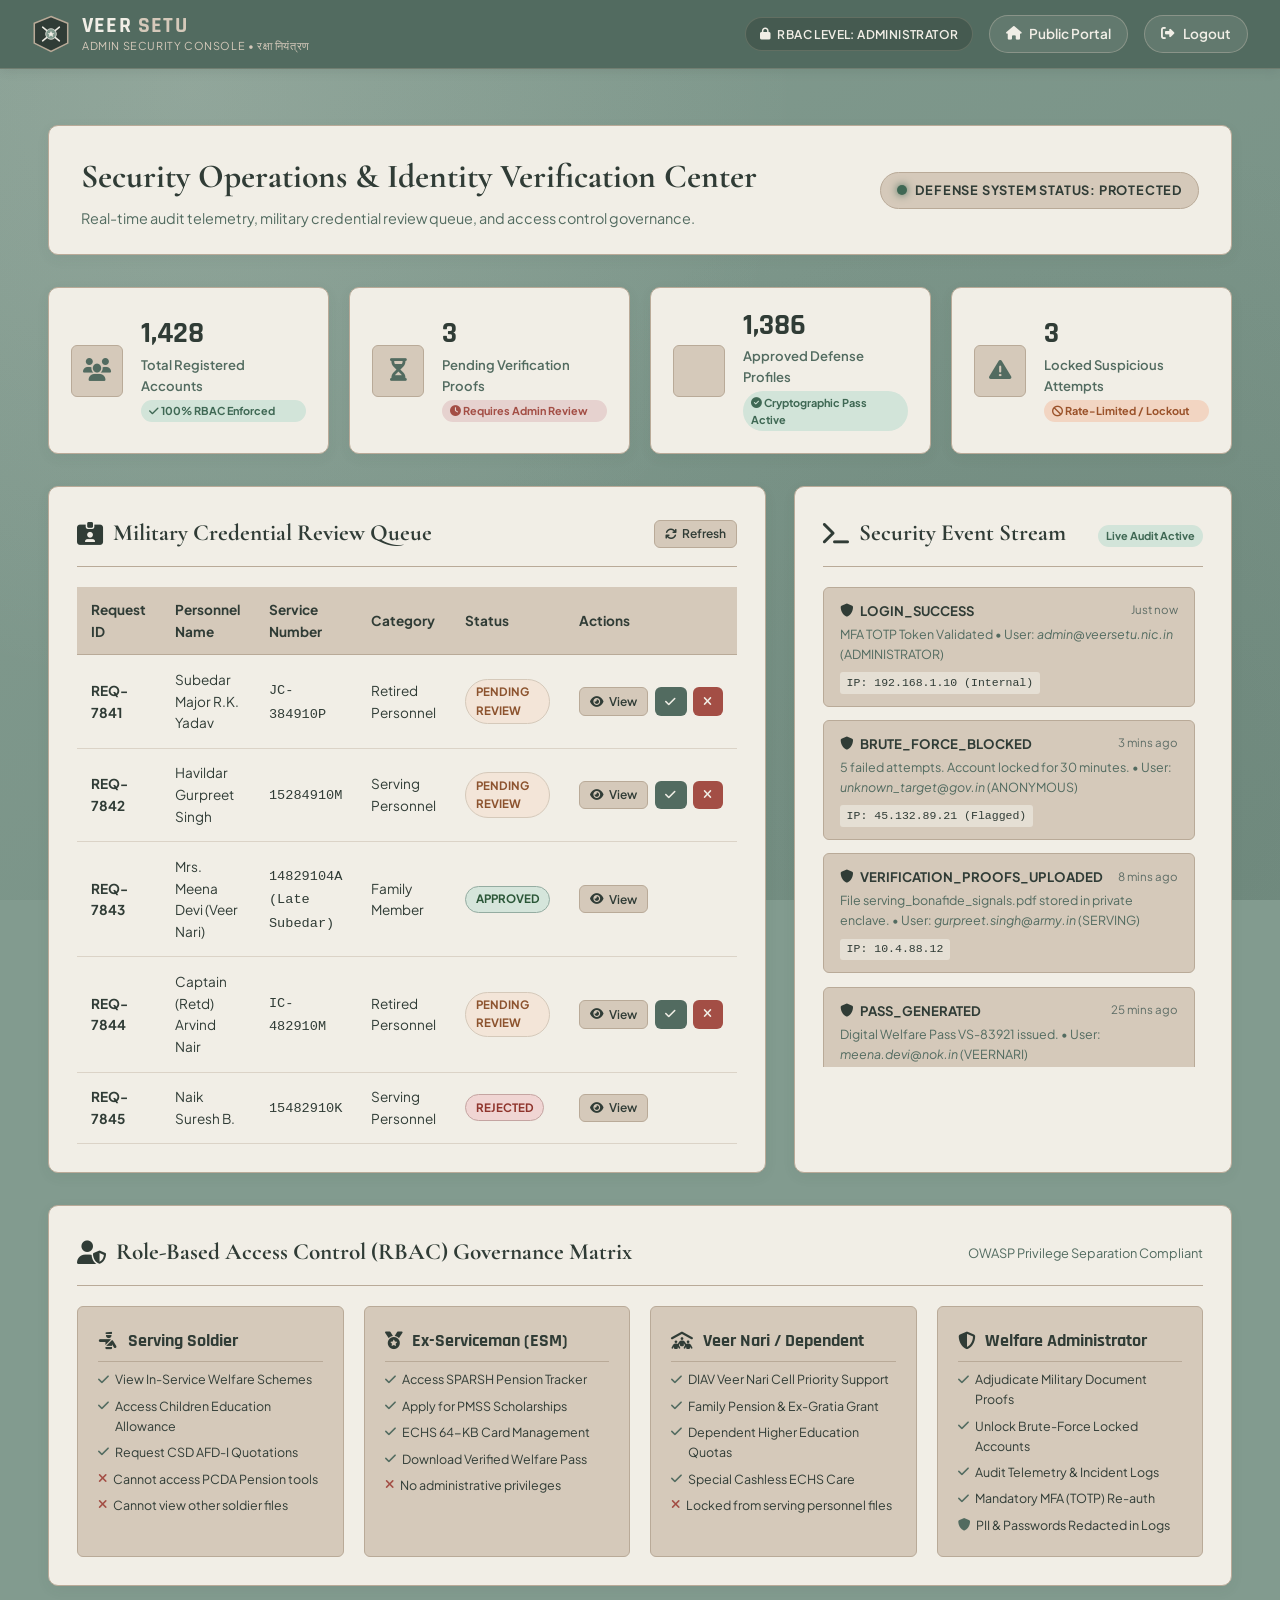
<file: admin-dashboard.html>
<!DOCTYPE html>
<html lang="en">
<head>
  <meta charset="UTF-8">
  <meta name="viewport" content="width=device-width, initial-scale=1.0">
  <title>Admin Security Command Center | VEER SETU 🇮🇳</title>

  <!-- Meta Description -->
  <meta name="description" content="Veer Setu - Authorized Administrator Security & Verification Command Dashboard.">
  <meta name="theme-color" content="#526B60">

  <!-- Favicon -->
  <link rel="icon" type="image/svg+xml" href="data:image/svg+xml,<svg xmlns='http://www.w3.org/2000/svg' viewBox='0 0 100 100'><polygon points='50,6 92,24 92,74 50,94 8,74 8,24' fill='%23303C36' stroke='%23B9AA98' stroke-width='5'/><circle cx='50' cy='50' r='18' fill='%23526B60'/><path d='M42,50 L48,56 L60,42' stroke='%23F1EEE6' stroke-width='4' fill='none'/></svg>">

  <!-- Fonts & Icons -->
  <link rel="preconnect" href="https://fonts.googleapis.com">
  <link rel="preconnect" href="https://fonts.gstatic.com" crossorigin>
  <link href="https://fonts.googleapis.com/css2?family=Cormorant+Garamond:ital,wght@0,600;0,700;1,600&family=Plus+Jakarta+Sans:wght@300;400;500;600;700;800&family=Rajdhani:wght@500;600;700&display=swap" rel="stylesheet">
  <link rel="stylesheet" href="https://cdnjs.cloudflare.com/ajax/libs/font-awesome/6.5.1/css/all.min.css" crossorigin="anonymous" />

  <!-- Classic Theme Stylesheet -->
  <link rel="stylesheet" href="style.css">

  <style>
    /* Admin Dashboard Specific Additions */
    .admin-wrapper {
      max-width: 1320px;
      margin: 0 auto;
      padding: 2rem 1.5rem;
    }

    .admin-header-row {
      display: flex;
      justify-content: space-between;
      align-items: center;
      margin-bottom: 2rem;
      background: var(--warm-ivory);
      border: 1px solid var(--warm-beige);
      border-radius: var(--radius-md);
      padding: 1.5rem 2rem;
      box-shadow: var(--shadow-subtle);
    }

    .admin-title-group h1 {
      font-family: var(--font-serif);
      font-size: 2.1rem;
      color: var(--deep-charcoal);
      margin-bottom: 0.2rem;
    }

    .admin-title-group p {
      color: var(--forest-grey);
      font-size: 0.9rem;
    }

    .admin-status-badge {
      display: inline-flex;
      align-items: center;
      gap: 0.5rem;
      background: var(--soft-sand);
      border: 1px solid var(--warm-beige);
      padding: 0.45rem 1rem;
      border-radius: var(--radius-pill);
      font-size: 0.8rem;
      font-weight: 700;
      color: var(--deep-charcoal);
      text-transform: uppercase;
      letter-spacing: 0.8px;
    }

    .pulse-secure {
      width: 10px;
      height: 10px;
      background-color: var(--success-tone);
      border-radius: 50%;
      box-shadow: 0 0 8px var(--success-tone);
      animation: pulseAnim 2s infinite;
    }

    /* KPI Grid */
    .kpi-grid {
      display: grid;
      grid-template-columns: repeat(4, 1fr);
      gap: 1.25rem;
      margin-bottom: 2rem;
    }

    .kpi-card {
      background: var(--warm-ivory);
      border: 1px solid var(--warm-beige);
      border-radius: var(--radius-md);
      padding: 1.4rem;
      box-shadow: var(--shadow-subtle);
      display: flex;
      align-items: center;
      gap: 1.1rem;
      transition: transform var(--transition-fast);
    }

    .kpi-card:hover {
      transform: translateY(-3px);
    }

    .kpi-icon {
      width: 52px;
      height: 52px;
      border-radius: var(--radius-sm);
      background: var(--soft-sand);
      border: 1px solid var(--warm-beige);
      display: flex;
      align-items: center;
      justify-content: center;
      font-size: 1.4rem;
      color: var(--forest-grey);
      flex-shrink: 0;
    }

    .kpi-data {
      display: flex;
      flex-direction: column;
    }

    .kpi-value {
      font-family: var(--font-military);
      font-size: 1.9rem;
      font-weight: 800;
      color: var(--deep-charcoal);
      line-height: 1;
    }

    .kpi-label {
      font-size: 0.82rem;
      color: var(--forest-grey);
      font-weight: 600;
      margin-top: 0.25rem;
    }

    .kpi-tag {
      font-size: 0.68rem;
      font-weight: 700;
      padding: 0.15rem 0.5rem;
      border-radius: var(--radius-pill);
      display: inline-block;
      margin-top: 0.25rem;
    }

    .tag-pending { background: #E6D2CF; color: var(--error-tone); }
    .tag-approved { background: #D2E4D9; color: var(--success-tone); }
    .tag-alert { background: #F2D5C2; color: #9A522A; }

    /* Main Dashboard Content Layout */
    .admin-main-grid {
      display: grid;
      grid-template-columns: 1.4fr 1fr;
      gap: 1.75rem;
      margin-bottom: 2rem;
    }

    .admin-panel {
      background: var(--warm-ivory);
      border: 1px solid var(--warm-beige);
      border-radius: var(--radius-md);
      padding: 1.75rem;
      box-shadow: var(--shadow-subtle);
    }

    .panel-header {
      display: flex;
      justify-content: space-between;
      align-items: center;
      margin-bottom: 1.25rem;
      padding-bottom: 0.85rem;
      border-bottom: 1px solid var(--warm-beige);
    }

    .panel-title {
      font-family: var(--font-serif);
      font-size: 1.45rem;
      font-weight: 700;
      color: var(--deep-charcoal);
      display: flex;
      align-items: center;
      gap: 0.6rem;
    }

    /* Verification Requests Table */
    .admin-table-wrap {
      overflow-x: auto;
    }

    .admin-table {
      width: 100%;
      border-collapse: collapse;
      font-size: 0.85rem;
      text-align: left;
    }

    .admin-table th {
      background: var(--soft-sand);
      color: var(--deep-charcoal);
      padding: 0.75rem 0.9rem;
      font-weight: 700;
      border-bottom: 1px solid var(--warm-beige);
    }

    .admin-table td {
      padding: 0.85rem 0.9rem;
      border-bottom: 1px solid rgba(185, 170, 152, 0.4);
      color: var(--deep-charcoal);
      vertical-align: middle;
    }

    .admin-table tr:hover {
      background: rgba(213, 201, 186, 0.25);
    }

    .status-badge-inline {
      font-size: 0.72rem;
      font-weight: 700;
      padding: 0.2rem 0.6rem;
      border-radius: var(--radius-pill);
      display: inline-block;
      text-transform: uppercase;
    }

    .badge-p { background: #F3E5D8; color: #8C532E; border: 1px solid #D5C9BA; }
    .badge-a { background: #D5E5DB; color: #2B5738; border: 1px solid #94ACA1; }
    .badge-r { background: #F0D5D3; color: #8F342C; border: 1px solid #C4A4A1; }

    .action-btn-group {
      display: flex;
      gap: 0.4rem;
    }

    .btn-action {
      padding: 0.35rem 0.65rem;
      border-radius: var(--radius-sm);
      font-size: 0.75rem;
      font-weight: 600;
      cursor: pointer;
      display: inline-flex;
      align-items: center;
      gap: 0.3rem;
      transition: var(--transition-fast);
    }

    .btn-approve { background: var(--forest-grey); color: var(--warm-ivory); }
    .btn-approve:hover { background: var(--deep-charcoal); }

    .btn-reject { background: #A34E45; color: var(--warm-ivory); }
    .btn-reject:hover { background: #7A332B; }

    .btn-view { background: var(--soft-sand); color: var(--deep-charcoal); border: 1px solid var(--warm-beige); }
    .btn-view:hover { background: var(--warm-beige); }

    /* Security Logs Feed */
    .audit-feed {
      display: flex;
      flex-direction: column;
      gap: 0.85rem;
      max-height: 480px;
      overflow-y: auto;
      padding-right: 0.5rem;
    }

    .audit-entry {
      background: var(--soft-sand);
      border: 1px solid var(--warm-beige);
      border-radius: var(--radius-sm);
      padding: 0.75rem 1rem;
      font-size: 0.82rem;
      display: flex;
      flex-direction: column;
      gap: 0.25rem;
    }

    .audit-entry-top {
      display: flex;
      justify-content: space-between;
      align-items: center;
    }

    .audit-event-type {
      font-weight: 700;
      color: var(--deep-charcoal);
      display: flex;
      align-items: center;
      gap: 0.4rem;
    }

    .audit-time {
      font-size: 0.72rem;
      color: var(--text-muted);
    }

    .audit-details {
      color: var(--forest-grey);
      font-size: 0.78rem;
    }

    .audit-meta-ip {
      font-family: monospace;
      font-size: 0.72rem;
      color: var(--deep-charcoal);
      background: rgba(241, 238, 230, 0.6);
      padding: 0.1rem 0.4rem;
      border-radius: 3px;
      display: inline-block;
      margin-top: 0.2rem;
    }

    /* Full Width RBAC Grid */
    .rbac-grid {
      display: grid;
      grid-template-columns: repeat(4, 1fr);
      gap: 1.25rem;
    }

    .rbac-role-card {
      background: var(--soft-sand);
      border: 1px solid var(--warm-beige);
      border-radius: var(--radius-sm);
      padding: 1.25rem;
    }

    .role-header {
      display: flex;
      align-items: center;
      gap: 0.6rem;
      font-family: var(--font-military);
      font-size: 1.1rem;
      font-weight: 700;
      color: var(--deep-charcoal);
      margin-bottom: 0.5rem;
      border-bottom: 1px solid var(--warm-beige);
      padding-bottom: 0.4rem;
    }

    .role-perm-list {
      display: flex;
      flex-direction: column;
      gap: 0.4rem;
      font-size: 0.78rem;
      color: var(--deep-charcoal);
    }

    .role-perm-list li {
      display: flex;
      align-items: flex-start;
      gap: 0.4rem;
    }

    .role-perm-list i {
      color: var(--forest-grey);
      margin-top: 0.2rem;
    }

    @media (max-width: 992px) {
      .kpi-grid { grid-template-columns: repeat(2, 1fr); }
      .admin-main-grid { grid-template-columns: 1fr; }
      .rbac-grid { grid-template-columns: repeat(2, 1fr); }
    }

    @media (max-width: 580px) {
      .kpi-grid { grid-template-columns: 1fr; }
      .rbac-grid { grid-template-columns: 1fr; }
      .admin-header-row { flex-direction: column; align-items: flex-start; gap: 1rem; }
    }
  </style>
</head>
<body>

  <!-- Top Navigation Bar -->
  <header class="classic-top-nav">
    <div class="nav-brand-inline">
      <svg class="nav-logo-svg" viewBox="0 0 100 100" fill="none">
        <polygon points="50,4 94,22 94,74 50,96 6,74 6,22" fill="#303C36" stroke="#B9AA98" stroke-width="4"/>
        <path d="M28,32 L72,68 M72,32 L28,68" stroke="#F1EEE6" stroke-width="4" stroke-linecap="round"/>
        <circle cx="50" cy="50" r="14" fill="#829B8F" stroke="#F1EEE6" stroke-width="2"/>
        <polygon points="50,42 53,48 59,48 54,52 56,58 50,54 44,58 46,52 41,48 47,48" fill="#F1EEE6"/>
      </svg>
      <div class="nav-brand-text">
        <span class="nav-title">VEER <span class="highlight">SETU</span></span>
        <span class="nav-subtitle-tag">Admin Security Console • रक्षा नियंत्रण</span>
      </div>
    </div>

    <div class="nav-actions-right">
      <span class="defense-emblem-badge"><i class="fa-solid fa-lock"></i> RBAC LEVEL: ADMINISTRATOR</span>
      <a href="index.html" class="btn-nav-return"><i class="fa-solid fa-house"></i> Public Portal</a>
      <a href="login.html" class="btn-nav-return"><i class="fa-solid fa-right-from-bracket"></i> Logout</a>
    </div>
  </header>

  <!-- Main Security Dashboard Canvas (Sage Green #829B8F) -->
  <div class="classic-page-wrapper" style="padding-top: 1.5rem; align-items: flex-start;">
    <div class="admin-wrapper" style="width: 100%;">
      
      <!-- Admin Header Banner -->
      <div class="admin-header-row">
        <div class="admin-title-group">
          <h1>Security Operations & Identity Verification Center</h1>
          <p>Real-time audit telemetry, military credential review queue, and access control governance.</p>
        </div>
        <div class="admin-status-badge">
          <span class="pulse-secure"></span>
          <span>Defense System Status: Protected</span>
        </div>
      </div>

      <!-- KPI Metrics Strip -->
      <div class="kpi-grid">
        <div class="kpi-card">
          <div class="kpi-icon"><i class="fa-solid fa-users"></i></div>
          <div class="kpi-data">
            <span class="kpi-value" id="kpi-users">1,428</span>
            <span class="kpi-label">Total Registered Accounts</span>
            <span class="kpi-tag tag-approved"><i class="fa-solid fa-check"></i> 100% RBAC Enforced</span>
          </div>
        </div>

        <div class="kpi-card">
          <div class="kpi-icon"><i class="fa-solid fa-hourglass-half"></i></div>
          <div class="kpi-data">
            <span class="kpi-value" id="kpi-pending">14</span>
            <span class="kpi-label">Pending Verification Proofs</span>
            <span class="kpi-tag tag-pending"><i class="fa-solid fa-clock"></i> Requires Admin Review</span>
          </div>
        </div>

        <div class="kpi-card">
          <div class="kpi-icon"><i class="fa-solid fa-shield-check"></i></div>
          <div class="kpi-data">
            <span class="kpi-value" id="kpi-verified">1,385</span>
            <span class="kpi-label">Approved Defense Profiles</span>
            <span class="kpi-tag tag-approved"><i class="fa-solid fa-circle-check"></i> Cryptographic Pass Active</span>
          </div>
        </div>

        <div class="kpi-card">
          <div class="kpi-icon"><i class="fa-solid fa-triangle-exclamation"></i></div>
          <div class="kpi-data">
            <span class="kpi-value" id="kpi-suspicious">3</span>
            <span class="kpi-label">Locked Suspicious Attempts</span>
            <span class="kpi-tag tag-alert"><i class="fa-solid fa-ban"></i> Rate-Limited / Lockout</span>
          </div>
        </div>
      </div>

      <!-- Main Columns: Verification Queue (Left) & Live Security Audit Feed (Right) -->
      <div class="admin-main-grid">
        
        <!-- Left: Verification Queue -->
        <div class="admin-panel">
          <div class="panel-header">
            <div class="panel-title">
              <i class="fa-solid fa-id-card-clip text-forest"></i>
              <span>Military Credential Review Queue</span>
            </div>
            <button class="btn-action btn-view" onclick="refreshQueue()"><i class="fa-solid fa-arrows-rotate"></i> Refresh</button>
          </div>

          <div class="admin-table-wrap">
            <table class="admin-table" id="verification-table">
              <thead>
                <tr>
                  <th>Request ID</th>
                  <th>Personnel Name</th>
                  <th>Service Number</th>
                  <th>Category</th>
                  <th>Status</th>
                  <th>Actions</th>
                </tr>
              </thead>
              <tbody id="queue-body">
                <!-- Dynamically populated -->
              </tbody>
            </table>
          </div>
        </div>

        <!-- Right: Security Monitoring & Audit Logs -->
        <div class="admin-panel">
          <div class="panel-header">
            <div class="panel-title">
              <i class="fa-solid fa-terminal text-forest"></i>
              <span>Security Event Stream</span>
            </div>
            <span class="kpi-tag tag-approved">Live Audit Active</span>
          </div>

          <div class="audit-feed" id="audit-feed-container">
            <!-- Dynamically populated -->
          </div>
        </div>

      </div>

      <!-- Full Width: Role-Based Access Control (RBAC) Governance -->
      <div class="admin-panel">
        <div class="panel-header">
          <div class="panel-title">
            <i class="fa-solid fa-user-shield text-forest"></i>
            <span>Role-Based Access Control (RBAC) Governance Matrix</span>
          </div>
          <span style="font-size: 0.8rem; color: var(--forest-grey);">OWASP Privilege Separation Compliant</span>
        </div>

        <div class="rbac-grid">
          <div class="rbac-role-card">
            <div class="role-header">
              <i class="fa-solid fa-person-military-pointing"></i>
              <span>Serving Soldier</span>
            </div>
            <ul class="role-perm-list">
              <li><i class="fa-solid fa-check"></i> View In-Service Welfare Schemes</li>
              <li><i class="fa-solid fa-check"></i> Access Children Education Allowance</li>
              <li><i class="fa-solid fa-check"></i> Request CSD AFD-I Quotations</li>
              <li><i class="fa-solid fa-xmark" style="color: var(--error-tone);"></i> Cannot access PCDA Pension tools</li>
              <li><i class="fa-solid fa-xmark" style="color: var(--error-tone);"></i> Cannot view other soldier files</li>
            </ul>
          </div>

          <div class="rbac-role-card">
            <div class="role-header">
              <i class="fa-solid fa-medal"></i>
              <span>Ex-Serviceman (ESM)</span>
            </div>
            <ul class="role-perm-list">
              <li><i class="fa-solid fa-check"></i> Access SPARSH Pension Tracker</li>
              <li><i class="fa-solid fa-check"></i> Apply for PMSS Scholarships</li>
              <li><i class="fa-solid fa-check"></i> ECHS 64-KB Card Management</li>
              <li><i class="fa-solid fa-check"></i> Download Verified Welfare Pass</li>
              <li><i class="fa-solid fa-xmark" style="color: var(--error-tone);"></i> No administrative privileges</li>
            </ul>
          </div>

          <div class="rbac-role-card">
            <div class="role-header">
              <i class="fa-solid fa-people-roof"></i>
              <span>Veer Nari / Dependent</span>
            </div>
            <ul class="role-perm-list">
              <li><i class="fa-solid fa-check"></i> DIAV Veer Nari Cell Priority Support</li>
              <li><i class="fa-solid fa-check"></i> Family Pension & Ex-Gratia Grant</li>
              <li><i class="fa-solid fa-check"></i> Dependent Higher Education Quotas</li>
              <li><i class="fa-solid fa-check"></i> Special Cashless ECHS Care</li>
              <li><i class="fa-solid fa-xmark" style="color: var(--error-tone);"></i> Locked from serving personnel files</li>
            </ul>
          </div>

          <div class="rbac-role-card">
            <div class="role-header">
              <i class="fa-solid fa-shield-halved"></i>
              <span>Welfare Administrator</span>
            </div>
            <ul class="role-perm-list">
              <li><i class="fa-solid fa-check"></i> Adjudicate Military Document Proofs</li>
              <li><i class="fa-solid fa-check"></i> Unlock Brute-Force Locked Accounts</li>
              <li><i class="fa-solid fa-check"></i> Audit Telemetry & Incident Logs</li>
              <li><i class="fa-solid fa-check"></i> Mandatory MFA (TOTP) Re-auth</li>
              <li><i class="fa-solid fa-shield"></i> PII & Passwords Redacted in Logs</li>
            </ul>
          </div>
        </div>
      </div>

    </div>
  </div>

  <!-- Document Inspection Modal -->
  <div class="classic-modal-overlay" id="doc-inspect-modal" role="dialog" aria-modal="true">
    <div class="classic-modal-box" style="max-width: 600px;">
      <button class="modal-close-btn" onclick="closeInspectModal()"><i class="fa-solid fa-xmark"></i></button>
      <h3 class="modal-title-serif" id="inspect-title">Document Credential Proof</h3>
      <p class="modal-sub-prose" id="inspect-sub">Simulated Defense Document Sandbox View</p>

      <div style="background: var(--soft-sand); border: 1px dashed var(--warm-beige); border-radius: var(--radius-sm); padding: 1.5rem; text-align: center; margin-bottom: 1.5rem;">
        <i class="fa-solid fa-file-shield text-forest" style="font-size: 3rem; margin-bottom: 0.5rem;"></i>
        <div style="font-weight: 700; color: var(--deep-charcoal);" id="inspect-filename">discharge_certificate_jc284910.pdf</div>
        <div style="font-size: 0.75rem; color: var(--forest-grey);">MIME: application/pdf • Magic Bytes: %PDF-1.7 Verified • Virus Scan: Clean</div>
        <div style="font-size: 0.72rem; color: var(--text-muted); margin-top: 0.5rem; font-family: monospace;">SHA-256: e3b0c44298fc1c149afbf4c8996fb92427ae41e4649b934ca495991b7852b855</div>
      </div>

      <div style="display: flex; gap: 0.8rem; justify-content: flex-end;">
        <button class="btn-action btn-reject" onclick="adjudicateCurrent('REJECTED')"><i class="fa-solid fa-ban"></i> Reject Request</button>
        <button class="btn-action btn-approve" onclick="adjudicateCurrent('APPROVED')"><i class="fa-solid fa-circle-check"></i> Approve & Issue Pass</button>
      </div>
    </div>
  </div>

  <!-- Toast Container -->
  <div id="classic-toast-container"></div>

  <script>
    // Live In-Memory Review Queue
    let verificationQueue = [
      { id: "REQ-7841", name: "Subedar Major R.K. Yadav", armyNo: "JC-384910P", cat: "Retired Personnel", status: "PENDING", file: "discharge_book_verified.pdf" },
      { id: "REQ-7842", name: "Havildar Gurpreet Singh", armyNo: "15284910M", cat: "Serving Personnel", status: "PENDING", file: "serving_bonafide_signals.pdf" },
      { id: "REQ-7843", name: "Mrs. Meena Devi (Veer Nari)", armyNo: "14829104A (Late Subedar)", cat: "Family Member", status: "APPROVED", file: "battle_casualty_cert.pdf" },
      { id: "REQ-7844", name: "Captain (Retd) Arvind Nair", armyNo: "IC-482910M", cat: "Retired Personnel", status: "PENDING", file: "pension_ppo_pcda.pdf" },
      { id: "REQ-7845", name: "Naik Suresh B.", armyNo: "15482910K", cat: "Serving Personnel", status: "REJECTED", file: "invalid_id_scan.png" }
    ];

    // Live Audit Stream
    let auditEvents = [
      { type: "LOGIN_SUCCESS", user: "admin@veersetu.nic.in", role: "ADMINISTRATOR", ip: "192.168.1.10 (Internal)", time: "Just now", details: "MFA TOTP Token Validated" },
      { type: "BRUTE_FORCE_BLOCKED", user: "unknown_target@gov.in", role: "ANONYMOUS", ip: "45.132.89.21 (Flagged)", time: "3 mins ago", details: "5 failed attempts. Account locked for 30 minutes." },
      { type: "VERIFICATION_PROOFS_UPLOADED", user: "gurpreet.singh@army.in", role: "SERVING", ip: "10.4.88.12", time: "8 mins ago", details: "File serving_bonafide_signals.pdf stored in private enclave." },
      { type: "PASS_GENERATED", user: "meena.devi@nok.in", role: "VEERNARI", ip: "103.22.45.18", time: "25 mins ago", details: "Digital Welfare Pass VS-83921 issued." },
      { type: "SESSION_EXPIRED", user: "rajesh.sharma@veteran.in", role: "RETIRED", ip: "114.12.98.50", time: "42 mins ago", details: "Automatic 15-minute inactivity termination." }
    ];

    let currentInspectIndex = null;

    function renderQueue() {
      const tbody = document.getElementById("queue-body");
      tbody.innerHTML = verificationQueue.map((item, index) => {
        let statusBadge = "";
        if (item.status === "PENDING") statusBadge = `<span class="status-badge-inline badge-p">Pending Review</span>`;
        if (item.status === "APPROVED") statusBadge = `<span class="status-badge-inline badge-a">Approved</span>`;
        if (item.status === "REJECTED") statusBadge = `<span class="status-badge-inline badge-r">Rejected</span>`;

        return `
          <tr>
            <td><strong>${item.id}</strong></td>
            <td>${item.name}</td>
            <td><code>${item.armyNo}</code></td>
            <td>${item.cat}</td>
            <td>${statusBadge}</td>
            <td>
              <div class="action-btn-group">
                <button class="btn-action btn-view" onclick="inspectDoc(${index})" title="Inspect Document Proof"><i class="fa-solid fa-eye"></i> View</button>
                ${item.status === 'PENDING' ? `
                  <button class="btn-action btn-approve" onclick="quickAdjudicate(${index}, 'APPROVED')" title="Approve"><i class="fa-solid fa-check"></i></button>
                  <button class="btn-action btn-reject" onclick="quickAdjudicate(${index}, 'REJECTED')" title="Reject"><i class="fa-solid fa-xmark"></i></button>
                ` : ''}
              </div>
            </td>
          </tr>
        `;
      }).join("");

      // Update KPI counters
      const pendingCount = verificationQueue.filter(x => x.status === "PENDING").length;
      const approvedCount = 1385 + verificationQueue.filter(x => x.status === "APPROVED").length;
      document.getElementById("kpi-pending").textContent = pendingCount;
      document.getElementById("kpi-verified").textContent = approvedCount.toLocaleString();
    }

    function renderAuditLogs() {
      const container = document.getElementById("audit-feed-container");
      container.innerHTML = auditEvents.map(ev => `
        <div class="audit-entry">
          <div class="audit-entry-top">
            <span class="audit-event-type"><i class="fa-solid fa-shield"></i> ${ev.type}</span>
            <span class="audit-time">${ev.time}</span>
          </div>
          <div class="audit-details">${ev.details} • User: <em>${ev.user}</em> (${ev.role})</div>
          <div><span class="audit-meta-ip">IP: ${ev.ip}</span></div>
        </div>
      `).join("");
    }

    function inspectDoc(index) {
      currentInspectIndex = index;
      const item = verificationQueue[index];
      document.getElementById("inspect-title").textContent = `Review Proof: ${item.id}`;
      document.getElementById("inspect-sub").textContent = `${item.name} (${item.armyNo}) • ${item.cat}`;
      document.getElementById("inspect-filename").textContent = item.file;
      document.getElementById("doc-inspect-modal").classList.add("active");
    }

    function closeInspectModal() {
      document.getElementById("doc-inspect-modal").classList.remove("active");
    }

    function adjudicateCurrent(newStatus) {
      if (currentInspectIndex !== null) {
        quickAdjudicate(currentInspectIndex, newStatus);
        closeInspectModal();
      }
    }

    function quickAdjudicate(index, newStatus) {
      const item = verificationQueue[index];
      item.status = newStatus;
      renderQueue();

      // Log event into security telemetry
      auditEvents.unshift({
        type: `VERIFICATION_${newStatus}`,
        user: "admin@veersetu.nic.in",
        role: "ADMINISTRATOR",
        ip: "192.168.1.10",
        time: "Just now",
        details: `Personnel ${item.name} (${item.armyNo}) marked as ${newStatus}. Pass state updated.`
      });
      renderAuditLogs();

      showClassicToast(`Request ${item.id} (${item.name}) updated to ${newStatus}!`, "success");
    }

    function refreshQueue() {
      renderQueue();
      renderAuditLogs();
      showClassicToast("Review queue and audit telemetry synchronized.", "info");
    }

    function showClassicToast(msg, type = "info") {
      let container = document.getElementById("classic-toast-container");
      const toast = document.createElement("div");
      toast.className = `classic-toast-pill toast-${type}`;
      toast.innerHTML = `<i class="fa-solid fa-circle-check"></i> <span>${msg}</span>`;
      container.appendChild(toast);
      setTimeout(() => {
        toast.classList.add("fade-out");
        setTimeout(() => toast.remove(), 350);
      }, 3500);
    }

    document.addEventListener("DOMContentLoaded", () => {
      renderQueue();
      renderAuditLogs();
    });
  </script>
</body>
</html>
</file>
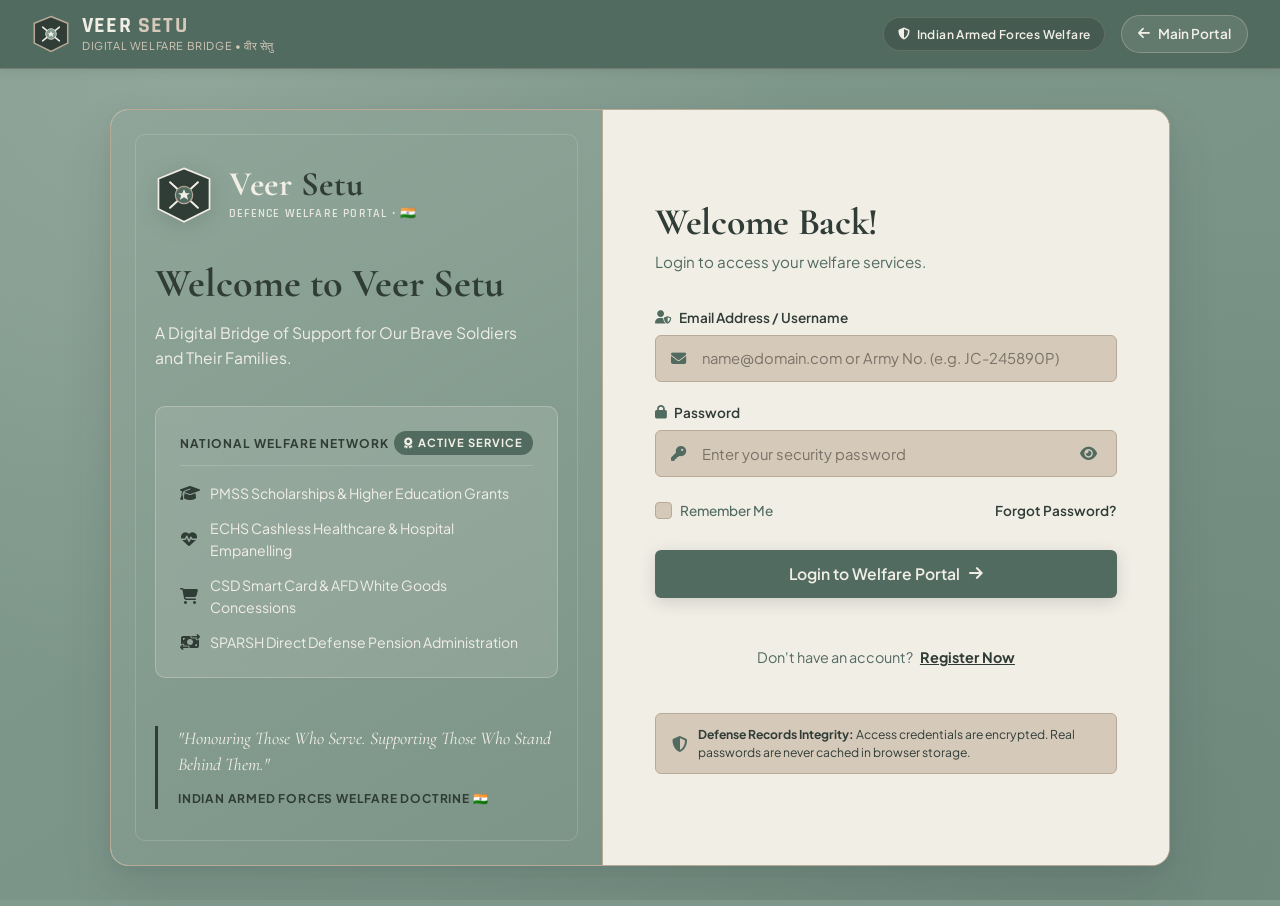
<file: login.html>
<!DOCTYPE html>
<html lang="en">
<head>
  <meta charset="UTF-8">
  <meta name="viewport" content="width=device-width, initial-scale=1.0">
  <title>Login | VEER SETU 🇮🇳 - Defense Welfare Portal</title>

  <!-- Meta Description -->
  <meta name="description" content="Access Veer Setu - A digital welfare and support platform for Indian Army serving personnel, veterans, and their families.">
  <meta name="theme-color" content="#526B60">

  <!-- Favicon -->
  <link rel="icon" type="image/svg+xml" href="data:image/svg+xml,<svg xmlns='http://www.w3.org/2000/svg' viewBox='0 0 100 100'><polygon points='50,6 92,24 92,74 50,94 8,74 8,24' fill='%23526B60' stroke='%23B9AA98' stroke-width='5'/><circle cx='50' cy='50' r='18' fill='%23829B8F'/><polygon points='50,26 54,39 68,39 56,48 61,61 50,52 39,61 44,48 32,39 46,39' fill='%23F1EEE6'/></svg>">

  <!-- Google Fonts & Font Awesome Icons -->
  <link rel="preconnect" href="https://fonts.googleapis.com">
  <link rel="preconnect" href="https://fonts.gstatic.com" crossorigin>
  <link href="https://fonts.googleapis.com/css2?family=Cormorant+Garamond:ital,wght@0,500;0,600;0,700;1,500&family=Plus+Jakarta+Sans:wght@300;400;500;600;700;800&family=Rajdhani:wght@500;600;700&display=swap" rel="stylesheet">
  <link rel="stylesheet" href="https://cdnjs.cloudflare.com/ajax/libs/font-awesome/6.5.1/css/all.min.css" integrity="sha512-DTOQO9RWCH3ppGqcWaEA1BIZOC6xxalwEsw9c2QQeAIftl+Vegovlnee1c9QX4TctnWMn13TZye+giMm8e2LwA==" crossorigin="anonymous" referrerpolicy="no-referrer" />

  <!-- Classic Theme Stylesheet -->
  <link rel="stylesheet" href="style.css">
</head>
<body>

  <!-- Top Navigation Bar (Forest Grey #526B60) -->
  <header class="classic-top-nav">
    <div class="nav-brand-inline">
      <!-- Classic Indian Army Heraldic Insignia -->
      <svg class="nav-logo-svg" viewBox="0 0 100 100" fill="none" xmlns="http://www.w3.org/2000/svg">
        <polygon points="50,4 94,22 94,74 50,96 6,74 6,22" fill="#303C36" stroke="#B9AA98" stroke-width="4"/>
        <path d="M28,32 L72,68 M72,32 L28,68" stroke="#F1EEE6" stroke-width="4" stroke-linecap="round"/>
        <circle cx="50" cy="50" r="14" fill="#829B8F" stroke="#F1EEE6" stroke-width="2"/>
        <polygon points="50,42 53,48 59,48 54,52 56,58 50,54 44,58 46,52 41,48 47,48" fill="#F1EEE6"/>
      </svg>
      <div class="nav-brand-text">
        <span class="nav-title">VEER <span class="highlight">SETU</span></span>
        <span class="nav-subtitle-tag">Digital Welfare Bridge • वीर सेतु</span>
      </div>
    </div>

    <div class="nav-actions-right">
      <div class="defense-emblem-badge">
        <i class="fa-solid fa-shield-halved"></i>
        <span>Indian Armed Forces Welfare</span>
      </div>
      <a href="index.html" class="btn-nav-return" title="Return to Portal">
        <i class="fa-solid fa-arrow-left"></i>
        <span>Main Portal</span>
      </a>
    </div>
  </header>

  <!-- Main Login Card Section (Canvas: Sage Green #829B8F) -->
  <main class="classic-page-wrapper">
    <div class="classic-auth-container">
      
      <!-- ====================================================
           LEFT SECTION: BRANDING & MILITARY INSPIRATION
           Soft Sage Green with Indian Army Heraldry
           ==================================================== -->
      <section class="classic-branding-col" aria-label="Veer Setu Introduction">
        
        <div class="branding-content-top">
          <!-- Logo Header -->
          <div class="brand-emblem-header">
            <svg class="brand-shield-svg" viewBox="0 0 100 100" fill="none" xmlns="http://www.w3.org/2000/svg">
              <polygon points="50,4 94,22 94,74 50,96 6,74 6,22" fill="#303C36" stroke="#F1EEE6" stroke-width="3"/>
              <!-- Elegant Crossed Sabres -->
              <path d="M26,28 L74,72 M74,28 L26,72" stroke="#F1EEE6" stroke-width="3.5" stroke-linecap="round"/>
              <circle cx="50" cy="50" r="15" fill="#526B60" stroke="#B9AA98" stroke-width="2"/>
              <!-- Five-pointed Star of Valor -->
              <polygon points="50,40 53,47 60,47 55,51 57,58 50,54 43,58 45,51 40,47 47,47" fill="#F1EEE6"/>
            </svg>
            <div class="brand-titles">
              <span class="brand-main-title">Veer <span class="accent-text">Setu</span></span>
              <span class="brand-motto-tag">Defence Welfare Portal • 🇮🇳</span>
            </div>
          </div>

          <!-- Headings -->
          <h1 class="hero-heading">Welcome to Veer Setu</h1>
          <p class="hero-subtitle">
            A Digital Bridge of Support for Our Brave Soldiers and Their Families.
          </p>

          <!-- Indian Army-Inspired Visual Crest Badge -->
          <div class="military-crest-card">
            <div class="crest-card-header">
              <span>National Welfare Network</span>
              <span class="crest-tag"><i class="fa-solid fa-award"></i> Active Service</span>
            </div>
            <div class="crest-features-list">
              <div class="crest-feature-item">
                <i class="fa-solid fa-graduation-cap"></i>
                <span>PMSS Scholarships & Higher Education Grants</span>
              </div>
              <div class="crest-feature-item">
                <i class="fa-solid fa-heart-pulse"></i>
                <span>ECHS Cashless Healthcare & Hospital Empanelling</span>
              </div>
              <div class="crest-feature-item">
                <i class="fa-solid fa-cart-shopping"></i>
                <span>CSD Smart Card & AFD White Goods Concessions</span>
              </div>
              <div class="crest-feature-item">
                <i class="fa-solid fa-money-bill-transfer"></i>
                <span>SPARSH Direct Defense Pension Administration</span>
              </div>
            </div>
          </div>
        </div>

        <!-- Motivational Quote -->
        <div class="classic-quote-card">
          <p class="quote-prose">
            "Honouring Those Who Serve. Supporting Those Who Stand Behind Them."
          </p>
          <span class="quote-byline">Indian Armed Forces Welfare Doctrine 🇮🇳</span>
        </div>

      </section>

      <!-- ====================================================
           RIGHT SECTION: WARM IVORY LOGIN CARD
           Surface: Warm Ivory #F1EEE6
           Headings: Deep Charcoal Green #303C36
           Buttons: Forest Grey #526B60
           Inputs: Soft Sand #D5C9BA
           ==================================================== -->
      <section class="classic-form-col" aria-label="Personnel Login Form">
        
        <div class="form-header-group">
          <h2 class="form-main-heading">Welcome Back!</h2>
          <p class="form-main-subtitle">Login to access your welfare services.</p>
        </div>

        <form id="veer-setu-login-form" class="classic-form" novalidate>
          
          <!-- Field 1: Email Address / Username -->
          <div class="field-group">
            <label class="field-label" for="login-username">
              <i class="fa-solid fa-user-shield"></i> Email Address / Username
            </label>
            <div class="input-box-wrapper">
              <i class="fa-solid fa-envelope input-icon"></i>
              <input 
                type="text" 
                id="login-username" 
                name="username" 
                class="classic-input" 
                placeholder="name@domain.com or Army No. (e.g. JC-245890P)" 
                required 
                autocomplete="username"
              >
            </div>
            <span class="field-error-hint"><i class="fa-solid fa-circle-exclamation"></i> Please enter your email address or Army username.</span>
          </div>

          <!-- Field 2: Password with Field 3: Show / Hide Toggle -->
          <div class="field-group">
            <label class="field-label" for="login-password">
              <i class="fa-solid fa-lock"></i> Password
            </label>
            <div class="input-box-wrapper">
              <i class="fa-solid fa-key input-icon"></i>
              <input 
                type="password" 
                id="login-password" 
                name="password" 
                class="classic-input" 
                placeholder="Enter your security password" 
                required 
                autocomplete="current-password"
              >
              <button 
                type="button" 
                class="eye-toggle-btn" 
                data-target="login-password" 
                aria-label="Toggle password visibility"
                title="Show/Hide Password"
              >
                <i class="fa-solid fa-eye"></i>
              </button>
            </div>
            <span class="field-error-hint"><i class="fa-solid fa-circle-exclamation"></i> Please enter your account password.</span>
          </div>

          <!-- Field 4: Remember Me & Field 5: Forgot Password Link -->
          <div class="helper-row">
            <label class="checkbox-label">
              <input type="checkbox" id="login-remember" class="classic-checkbox" name="remember_me">
              <span>Remember Me</span>
            </label>
            <a href="#" id="forgot-password-link" class="forgot-link">Forgot Password?</a>
          </div>

          <!-- Field 6: Login Button (Forest Grey #526B60, Hover: Deep Charcoal Green #303C36) -->
          <button type="submit" id="login-submit-btn" class="btn-classic-submit">
            <span>Login to Welfare Portal</span>
            <i class="fa-solid fa-arrow-right"></i>
          </button>

          <!-- Register Link -->
          <div class="classic-form-footer">
            Don't have an account? 
            <a href="register.html">Register Now</a>
          </div>

          <!-- Security Assurance Note -->
          <div class="defense-assurance-note">
            <i class="fa-solid fa-shield-halved"></i>
            <span>
              <strong>Defense Records Integrity:</strong> Access credentials are encrypted. Real passwords are never cached in browser storage.
            </span>
          </div>

        </form>

      </section>

    </div>
  </main>

  <!-- ====================================================
       FORGOT PASSWORD MODAL (Warm Ivory & Forest Grey)
       ==================================================== -->
  <div class="classic-modal-overlay" id="forgot-password-modal" role="dialog" aria-modal="true" aria-labelledby="forgot-title">
    <div class="classic-modal-box">
      <button class="modal-close-btn" id="close-forgot-modal" aria-label="Close dialog">
        <i class="fa-solid fa-xmark"></i>
      </button>

      <h3 class="modal-title-serif" id="forgot-title">Password Recovery</h3>
      <p class="modal-sub-prose">Enter your registered email address or Army Service Number to receive an authentication OTP.</p>

      <form id="forgot-password-form">
        <div class="field-group" style="margin-bottom: 1.5rem;">
          <label class="field-label" for="forgot-email-input">Email Address / Service Number</label>
          <div class="input-box-wrapper">
            <i class="fa-solid fa-id-card input-icon"></i>
            <input type="text" id="forgot-email-input" class="classic-input" placeholder="e.g. officer@gov.in or 15482910M" required>
          </div>
        </div>

        <button type="submit" class="btn-classic-submit">
          <span>Dispatch Recovery Code</span>
          <i class="fa-solid fa-paper-plane"></i>
        </button>
      </form>
    </div>
  </div>

  <!-- Toast Notification Container -->
  <div id="classic-toast-container"></div>

  <!-- JavaScript -->
  <script src="script.js"></script>

</body>
</html>
</file>
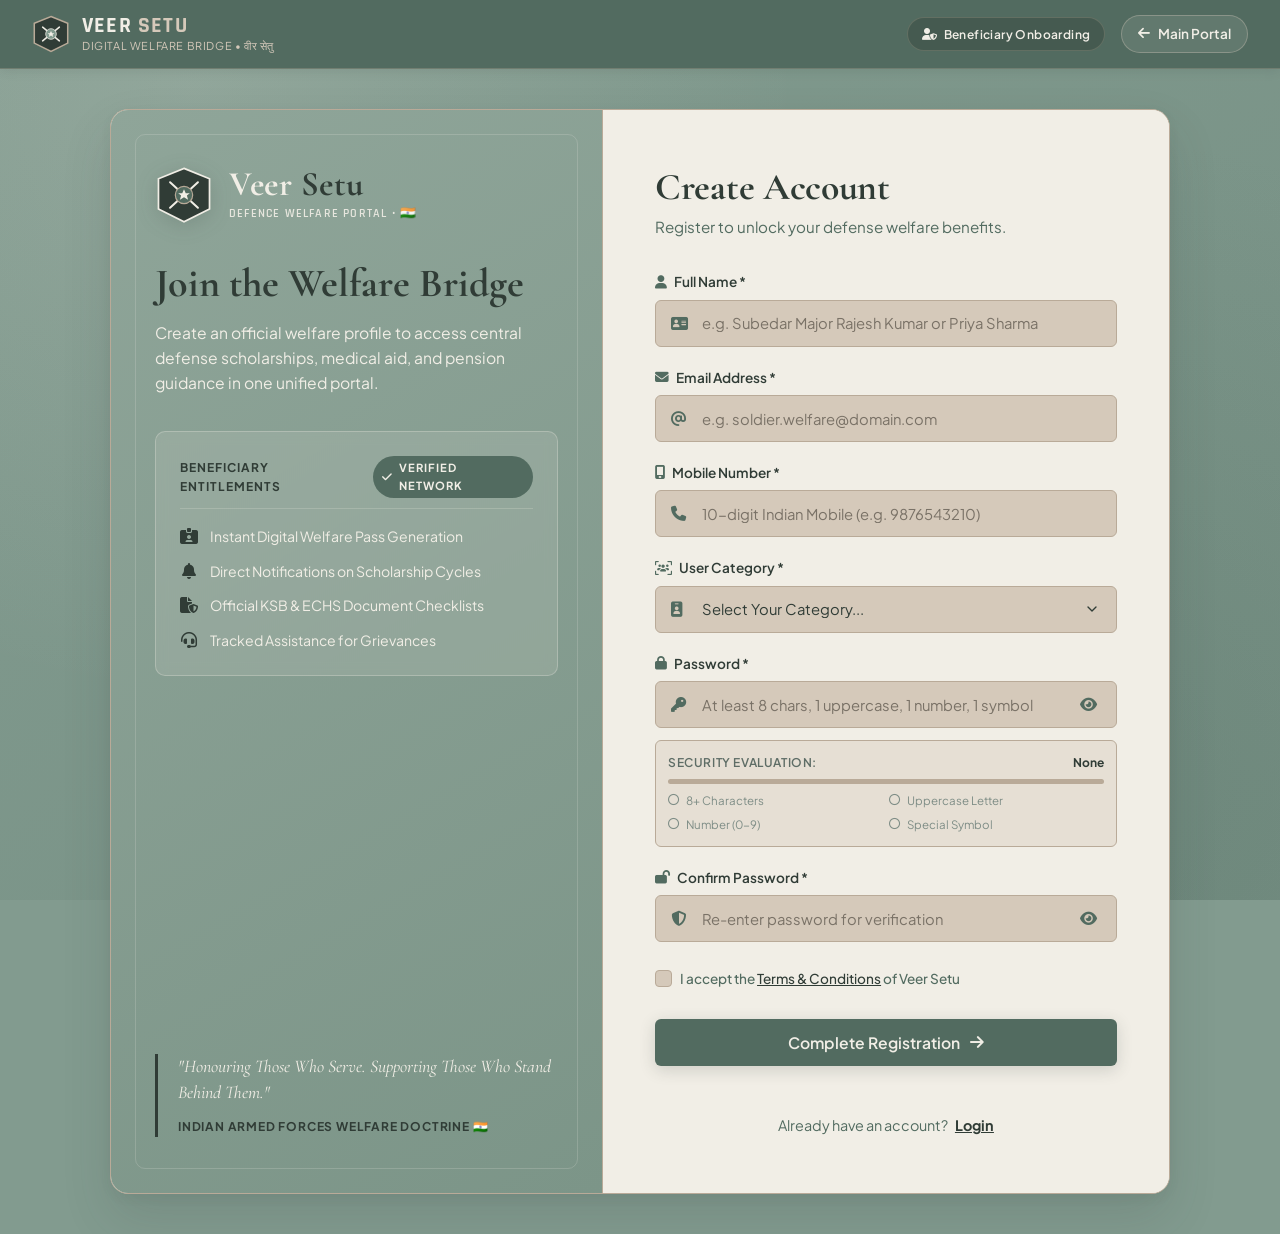
<file: register.html>
<!DOCTYPE html>
<html lang="en">
<head>
  <meta charset="UTF-8">
  <meta name="viewport" content="width=device-width, initial-scale=1.0">
  <title>Register | VEER SETU 🇮🇳 - Defense Welfare Portal</title>

  <!-- Meta Description -->
  <meta name="description" content="Register on Veer Setu - Join the digital welfare bridge for Indian Army serving soldiers, retired veterans, and their families.">
  <meta name="theme-color" content="#526B60">

  <!-- Favicon -->
  <link rel="icon" type="image/svg+xml" href="data:image/svg+xml,<svg xmlns='http://www.w3.org/2000/svg' viewBox='0 0 100 100'><polygon points='50,6 92,24 92,74 50,94 8,74 8,24' fill='%23526B60' stroke='%23B9AA98' stroke-width='5'/><circle cx='50' cy='50' r='18' fill='%23829B8F'/><polygon points='50,26 54,39 68,39 56,48 61,61 50,52 39,61 44,48 32,39 46,39' fill='%23F1EEE6'/></svg>">

  <!-- Google Fonts & Font Awesome Icons -->
  <link rel="preconnect" href="https://fonts.googleapis.com">
  <link rel="preconnect" href="https://fonts.gstatic.com" crossorigin>
  <link href="https://fonts.googleapis.com/css2?family=Cormorant+Garamond:ital,wght@0,500;0,600;0,700;1,500&family=Plus+Jakarta+Sans:wght@300;400;500;600;700;800&family=Rajdhani:wght@500;600;700&display=swap" rel="stylesheet">
  <link rel="stylesheet" href="https://cdnjs.cloudflare.com/ajax/libs/font-awesome/6.5.1/css/all.min.css" integrity="sha512-DTOQO9RWCH3ppGqcWaEA1BIZOC6xxalwEsw9c2QQeAIftl+Vegovlnee1c9QX4TctnWMn13TZye+giMm8e2LwA==" crossorigin="anonymous" referrerpolicy="no-referrer" />

  <!-- Classic Theme Stylesheet -->
  <link rel="stylesheet" href="style.css">
</head>
<body>

  <!-- Top Navigation Bar (Forest Grey #526B60) -->
  <header class="classic-top-nav">
    <div class="nav-brand-inline">
      <svg class="nav-logo-svg" viewBox="0 0 100 100" fill="none" xmlns="http://www.w3.org/2000/svg">
        <polygon points="50,4 94,22 94,74 50,96 6,74 6,22" fill="#303C36" stroke="#B9AA98" stroke-width="4"/>
        <path d="M28,32 L72,68 M72,32 L28,68" stroke="#F1EEE6" stroke-width="4" stroke-linecap="round"/>
        <circle cx="50" cy="50" r="14" fill="#829B8F" stroke="#F1EEE6" stroke-width="2"/>
        <polygon points="50,42 53,48 59,48 54,52 56,58 50,54 44,58 46,52 41,48 47,48" fill="#F1EEE6"/>
      </svg>
      <div class="nav-brand-text">
        <span class="nav-title">VEER <span class="highlight">SETU</span></span>
        <span class="nav-subtitle-tag">Digital Welfare Bridge • वीर सेतु</span>
      </div>
    </div>

    <div class="nav-actions-right">
      <div class="defense-emblem-badge">
        <i class="fa-solid fa-user-shield"></i>
        <span>Beneficiary Onboarding</span>
      </div>
      <a href="index.html" class="btn-nav-return" title="Return to Portal">
        <i class="fa-solid fa-arrow-left"></i>
        <span>Main Portal</span>
      </a>
    </div>
  </header>

  <!-- Main Registration Card Section (Canvas: Sage Green #829B8F) -->
  <main class="classic-page-wrapper">
    <div class="classic-auth-container">
      
      <!-- ====================================================
           LEFT SECTION: BRANDING & PERKS
           ==================================================== -->
      <section class="classic-branding-col" aria-label="Registration Benefits">
        
        <div class="branding-content-top">
          <div class="brand-emblem-header">
            <svg class="brand-shield-svg" viewBox="0 0 100 100" fill="none" xmlns="http://www.w3.org/2000/svg">
              <polygon points="50,4 94,22 94,74 50,96 6,74 6,22" fill="#303C36" stroke="#F1EEE6" stroke-width="3"/>
              <path d="M26,28 L74,72 M74,28 L26,72" stroke="#F1EEE6" stroke-width="3.5" stroke-linecap="round"/>
              <circle cx="50" cy="50" r="15" fill="#526B60" stroke="#B9AA98" stroke-width="2"/>
              <polygon points="50,40 53,47 60,47 55,51 57,58 50,54 43,58 45,51 40,47 47,47" fill="#F1EEE6"/>
            </svg>
            <div class="brand-titles">
              <span class="brand-main-title">Veer <span class="accent-text">Setu</span></span>
              <span class="brand-motto-tag">Defence Welfare Portal • 🇮🇳</span>
            </div>
          </div>

          <h1 class="hero-heading">Join the Welfare Bridge</h1>
          <p class="hero-subtitle">
            Create an official welfare profile to access central defense scholarships, medical aid, and pension guidance in one unified portal.
          </p>

          <!-- Indian Army-Inspired Visual Card -->
          <div class="military-crest-card">
            <div class="crest-card-header">
              <span>Beneficiary Entitlements</span>
              <span class="crest-tag"><i class="fa-solid fa-check"></i> Verified Network</span>
            </div>
            <div class="crest-features-list">
              <div class="crest-feature-item">
                <i class="fa-solid fa-id-card-clip"></i>
                <span>Instant Digital Welfare Pass Generation</span>
              </div>
              <div class="crest-feature-item">
                <i class="fa-solid fa-bell"></i>
                <span>Direct Notifications on Scholarship Cycles</span>
              </div>
              <div class="crest-feature-item">
                <i class="fa-solid fa-file-shield"></i>
                <span>Official KSB & ECHS Document Checklists</span>
              </div>
              <div class="crest-feature-item">
                <i class="fa-solid fa-headset"></i>
                <span>Tracked Assistance for Grievances</span>
              </div>
            </div>
          </div>
        </div>

        <div class="classic-quote-card">
          <p class="quote-prose">
            "Honouring Those Who Serve. Supporting Those Who Stand Behind Them."
          </p>
          <span class="quote-byline">Indian Armed Forces Welfare Doctrine 🇮🇳</span>
        </div>

      </section>

      <!-- ====================================================
           RIGHT SECTION: WARM IVORY REGISTRATION CARD
           ==================================================== -->
      <section class="classic-form-col" aria-label="User Registration Form">
        
        <div class="form-header-group">
          <h2 class="form-main-heading">Create Account</h2>
          <p class="form-main-subtitle">Register to unlock your defense welfare benefits.</p>
        </div>

        <form id="veer-setu-register-form" class="classic-form" novalidate>
          
          <!-- Field 1: Full Name -->
          <div class="field-group">
            <label class="field-label" for="reg-name">
              <i class="fa-solid fa-user"></i> Full Name *
            </label>
            <div class="input-box-wrapper">
              <i class="fa-solid fa-address-card input-icon"></i>
              <input 
                type="text" 
                id="reg-name" 
                name="full_name" 
                class="classic-input" 
                placeholder="e.g. Subedar Major Rajesh Kumar or Priya Sharma" 
                required 
                autocomplete="name"
              >
            </div>
            <span class="field-error-hint"><i class="fa-solid fa-circle-exclamation"></i> Please enter your full legal name.</span>
          </div>

          <!-- Field 2: Email Address -->
          <div class="field-group">
            <label class="field-label" for="reg-email">
              <i class="fa-solid fa-envelope"></i> Email Address *
            </label>
            <div class="input-box-wrapper">
              <i class="fa-solid fa-at input-icon"></i>
              <input 
                type="email" 
                id="reg-email" 
                name="email" 
                class="classic-input" 
                placeholder="e.g. soldier.welfare@domain.com" 
                required 
                autocomplete="email"
              >
            </div>
            <span class="field-error-hint"><i class="fa-solid fa-circle-exclamation"></i> Please enter a valid email address.</span>
          </div>

          <!-- Field 3: Mobile Number -->
          <div class="field-group">
            <label class="field-label" for="reg-phone">
              <i class="fa-solid fa-mobile-screen"></i> Mobile Number *
            </label>
            <div class="input-box-wrapper">
              <i class="fa-solid fa-phone input-icon"></i>
              <input 
                type="tel" 
                id="reg-phone" 
                name="phone" 
                class="classic-input" 
                placeholder="10-digit Indian Mobile (e.g. 9876543210)" 
                required 
                autocomplete="tel"
                maxlength="10"
              >
            </div>
            <span class="field-error-hint"><i class="fa-solid fa-circle-exclamation"></i> Please enter a valid 10-digit mobile number.</span>
          </div>

          <!-- Field 4: User Category -->
          <div class="field-group">
            <label class="field-label" for="reg-category">
              <i class="fa-solid fa-users-viewfinder"></i> User Category *
            </label>
            <div class="input-box-wrapper">
              <i class="fa-solid fa-id-badge input-icon"></i>
              <select id="reg-category" name="category" class="classic-select" required>
                <option value="" disabled selected>Select Your Category...</option>
                <option value="serving">Serving Army Personnel</option>
                <option value="retired">Retired Army Personnel</option>
                <option value="family">Army Family Member</option>
              </select>
            </div>
            <span class="field-error-hint"><i class="fa-solid fa-circle-exclamation"></i> Please select your service category.</span>
          </div>

          <!-- Field 5: Password -->
          <div class="field-group">
            <label class="field-label" for="reg-password">
              <i class="fa-solid fa-lock"></i> Password *
            </label>
            <div class="input-box-wrapper">
              <i class="fa-solid fa-key input-icon"></i>
              <input 
                type="password" 
                id="reg-password" 
                name="password" 
                class="classic-input" 
                placeholder="At least 8 chars, 1 uppercase, 1 number, 1 symbol" 
                required 
                autocomplete="new-password"
              >
              <button 
                type="button" 
                class="eye-toggle-btn" 
                data-target="reg-password" 
                aria-label="Toggle password visibility"
                title="Show/Hide Password"
              >
                <i class="fa-solid fa-eye"></i>
              </button>
            </div>
            <span class="field-error-hint"><i class="fa-solid fa-circle-exclamation"></i> Password must satisfy the security rules below.</span>

            <!-- Password Strength Indicator (Classic Palette) -->
            <div class="classic-strength-box">
              <div class="strength-summary-row">
                <span class="strength-tag-label">Security Evaluation:</span>
                <span class="strength-result-state" id="strength-result-state">None</span>
              </div>
              <div class="classic-meter-bar">
                <div class="classic-meter-fill" id="strength-meter-fill"></div>
              </div>
              <div class="strength-criteria-grid">
                <div class="criteria-item" id="rule-length"><i class="fa-regular fa-circle"></i> 8+ Characters</div>
                <div class="criteria-item" id="rule-upper"><i class="fa-regular fa-circle"></i> Uppercase Letter</div>
                <div class="criteria-item" id="rule-number"><i class="fa-regular fa-circle"></i> Number (0-9)</div>
                <div class="criteria-item" id="rule-special"><i class="fa-regular fa-circle"></i> Special Symbol</div>
              </div>
            </div>
          </div>

          <!-- Field 6: Confirm Password -->
          <div class="field-group">
            <label class="field-label" for="reg-confirm-password">
              <i class="fa-solid fa-lock-open"></i> Confirm Password *
            </label>
            <div class="input-box-wrapper">
              <i class="fa-solid fa-shield-halved input-icon"></i>
              <input 
                type="password" 
                id="reg-confirm-password" 
                name="confirm_password" 
                class="classic-input" 
                placeholder="Re-enter password for verification" 
                required 
                autocomplete="new-password"
              >
              <button 
                type="button" 
                class="eye-toggle-btn" 
                data-target="reg-confirm-password" 
                aria-label="Toggle confirm password visibility"
                title="Show/Hide Password"
              >
                <i class="fa-solid fa-eye"></i>
              </button>
            </div>
            <span class="field-error-hint"><i class="fa-solid fa-circle-exclamation"></i> Passwords do not match.</span>
          </div>

          <!-- Terms and Conditions Checkbox -->
          <div class="helper-row" style="margin-top: 0.35rem;">
            <label class="checkbox-label">
              <input type="checkbox" id="reg-terms" class="classic-checkbox" required>
              <span>I accept the <a href="#" id="view-terms-link" style="color: var(--deep-charcoal); text-decoration: underline;">Terms & Conditions</a> of Veer Setu</span>
            </label>
          </div>

          <!-- Register Button (Forest Grey #526B60, Hover: Deep Charcoal Green #303C36) -->
          <button type="submit" id="register-submit-btn" class="btn-classic-submit">
            <span>Complete Registration</span>
            <i class="fa-solid fa-arrow-right"></i>
          </button>

          <!-- Already have an account link -->
          <div class="classic-form-footer">
            Already have an account? 
            <a href="login.html">Login</a>
          </div>

        </form>

      </section>

    </div>
  </main>

  <!-- ====================================================
       TERMS & CONDITIONS MODAL
       ==================================================== -->
  <div class="classic-modal-overlay" id="terms-modal" role="dialog" aria-modal="true" aria-labelledby="terms-heading">
    <div class="classic-modal-box" style="max-width: 560px;">
      <button class="modal-close-btn" id="close-terms-modal" aria-label="Close dialog">
        <i class="fa-solid fa-xmark"></i>
      </button>

      <h3 class="modal-title-serif" id="terms-heading">Welfare Portal Charter</h3>
      <p class="modal-sub-prose">Terms of Use for Indian Armed Forces Welfare Services</p>

      <div style="font-size: 0.85rem; color: var(--deep-charcoal); line-height: 1.6; max-height: 240px; overflow-y: auto; padding-right: 0.5rem;">
        <p style="margin-bottom: 0.75rem;">
          <strong>1. Beneficiary Authentication:</strong> Veer Setu is dedicated to serving Indian Army active personnel, retired veterans (ESM), war widows (Veer Naris), and verified dependents.
        </p>
        <p style="margin-bottom: 0.75rem;">
          <strong>2. Integrity of Defense Records:</strong> Misrepresentation of service ranks, corps, or service records is strictly prohibited and violates welfare guidelines.
        </p>
        <p style="margin-bottom: 0.75rem;">
          <strong>3. Privacy Protection:</strong> User profile information is held under secure access controls and is never monetized or shared with third parties.
        </p>
        <p>
          <strong>4. Backend Architecture:</strong> Ready for Python Django REST framework and MySQL 8.0 enterprise deployment with cryptographic password hashing.
        </p>
      </div>

      <button type="button" class="btn-classic-submit" style="margin-top: 1.5rem;" onclick="document.getElementById('terms-modal').classList.remove('active'); document.getElementById('reg-terms').checked = true;">
        <span>Accept Terms & Proceed</span>
        <i class="fa-solid fa-check"></i>
      </button>
    </div>
  </div>

  <!-- Toast Notification Container -->
  <div id="classic-toast-container"></div>

  <!-- JavaScript -->
  <script src="script.js"></script>

</body>
</html>
</file>
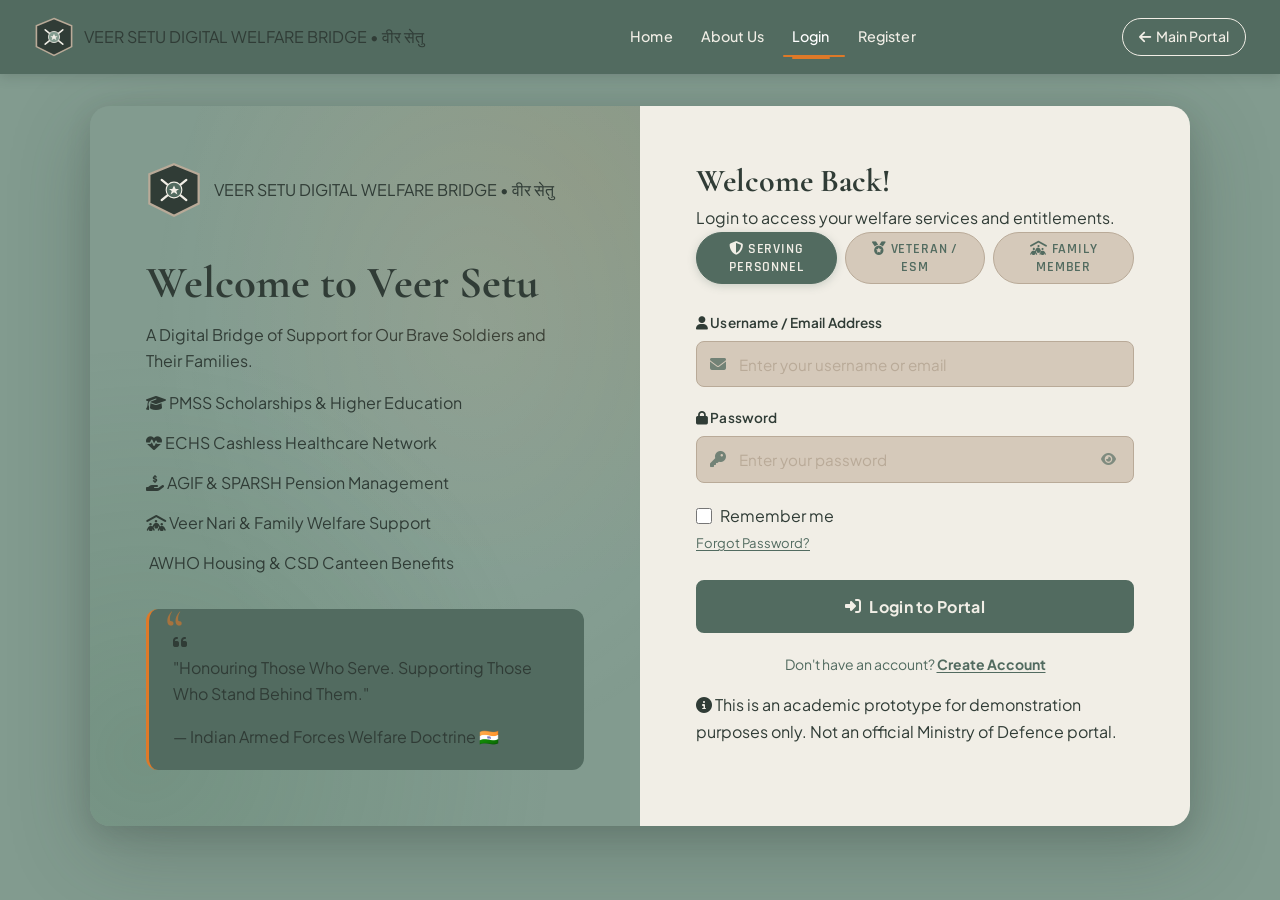
<file: frontend/login.html>
<!DOCTYPE html>
<html lang="en">
<head>
  <meta charset="UTF-8">
  <meta name="viewport" content="width=device-width, initial-scale=1.0">
  <meta name="theme-color" content="#526B60">
  <title>Login | VEER SETU 🇮🇳 — Defence Welfare Portal</title>
  <link rel="icon" type="image/svg+xml" href="assets/icons/favicon.svg">
  <link rel="preconnect" href="https://fonts.googleapis.com">
  <link rel="preconnect" href="https://fonts.gstatic.com" crossorigin>
  <link href="https://fonts.googleapis.com/css2?family=Cormorant+Garamond:ital,wght@0,500;0,600;0,700;1,600&family=Plus+Jakarta+Sans:wght@400;500;600;700&family=Rajdhani:wght@600;700&display=swap" rel="stylesheet">
  <link rel="stylesheet" href="https://cdnjs.cloudflare.com/ajax/libs/font-awesome/6.5.1/css/all.min.css">
  <link rel="stylesheet" href="css/style.css">
  <link rel="stylesheet" href="css/transitions.css">
  <link rel="stylesheet" href="css/auth.css">
  <link rel="stylesheet" href="css/responsive.css">
</head>
<body class="auth-body">

  <!-- NAVBAR -->
  <header class="main-nav auth-nav" id="main-navbar">
    <div class="container nav-container">
      <a href="index.html" class="nav-brand" data-transition="curtain">
        <svg class="brand-emblem-svg" viewBox="0 0 100 100" fill="none" width="40" height="40">
          <polygon points="50,4 94,22 94,74 50,96 6,74 6,22" fill="#303C36" stroke="#B9AA98" stroke-width="4"/>
          <path d="M28,32 L72,68 M72,32 L28,68" stroke="#F1EEE6" stroke-width="4" stroke-linecap="round"/>
          <circle cx="50" cy="50" r="14" fill="#829B8F" stroke="#F1EEE6" stroke-width="2"/>
          <polygon points="50,42 53,48 59,48 54,52 56,58 50,54 44,58 46,52 41,48 47,48" fill="#F1EEE6"/>
        </svg>
        <div class="brand-text">
          <span class="brand-name">VEER <span class="setu">SETU</span></span>
          <span class="brand-tagline">DIGITAL WELFARE BRIDGE • वीर सेतु</span>
        </div>
      </a>
      <nav class="nav-menu" id="nav-menu">
        <a href="index.html" class="nav-link" data-transition="curtain">Home</a>
        <a href="about.html" class="nav-link" data-transition="curtain">About Us</a>
        <a href="login.html" class="nav-link active" data-transition="wipe">Login</a>
        <a href="register.html" class="nav-link" data-transition="wipe">Register</a>
      </nav>
      <div class="nav-actions">
        <a href="index.html" class="btn-nav-login" data-transition="curtain"><i class="fa-solid fa-arrow-left"></i> Main Portal</a>
        <button class="mobile-toggle" id="mobile-menu-toggle"><i class="fa-solid fa-bars"></i></button>
      </div>
    </div>
  </header>

  <!-- MAIN -->
  <main class="auth-main">
    <div class="auth-container vs-anim zoom-in">

      <!-- LEFT BRANDING COLUMN -->
      <div class="auth-brand-col">
        <!-- Logo Block -->
        <div class="auth-logo-block">
          <svg class="brand-emblem-svg" viewBox="0 0 100 100" fill="none" width="60" height="60">
            <polygon points="50,4 94,22 94,74 50,96 6,74 6,22" fill="#303C36" stroke="#B9AA98" stroke-width="4"/>
            <path d="M28,32 L72,68 M72,32 L28,68" stroke="#F1EEE6" stroke-width="4" stroke-linecap="round"/>
            <circle cx="50" cy="50" r="14" fill="#526B60" stroke="#F1EEE6" stroke-width="2"/>
            <polygon points="50,42 53,48 59,48 54,52 56,58 50,54 44,58 46,52 41,48 47,48" fill="#F1EEE6"/>
          </svg>
          <div class="brand-text">
            <span class="brand-name">VEER <span class="setu">SETU</span></span>
            <span class="brand-tagline">DIGITAL WELFARE BRIDGE • वीर सेतु</span>
          </div>
        </div>

        <h1 class="auth-heading">Welcome to Veer Setu</h1>
        <p class="auth-subheading">A Digital Bridge of Support for Our Brave Soldiers and Their Families.</p>

        <ul class="auth-feature-list">
          <li><i class="fa-solid fa-graduation-cap"></i> PMSS Scholarships &amp; Higher Education</li>
          <li><i class="fa-solid fa-heart-pulse"></i> ECHS Cashless Healthcare Network</li>
          <li><i class="fa-solid fa-hand-holding-dollar"></i> AGIF &amp; SPARSH Pension Management</li>
          <li><i class="fa-solid fa-people-roof"></i> Veer Nari &amp; Family Welfare Support</li>
          <li><i class="fa-solid fa-house-shield"></i> AWHO Housing &amp; CSD Canteen Benefits</li>
        </ul>

        <div class="auth-quote-block">
          <blockquote>
            <i class="fa-solid fa-quote-left quote-icon"></i>
            <p>"Honouring Those Who Serve. Supporting Those Who Stand Behind Them."</p>
            <footer class="quote-byline">— Indian Armed Forces Welfare Doctrine 🇮🇳</footer>
          </blockquote>
        </div>

        <!-- Tricolor Strip -->
        <div class="auth-tricolor-strip">
          <span class="tricolor-saffron"></span>
          <span class="tricolor-white"></span>
          <span class="tricolor-green"></span>
        </div>
      </div><!-- /auth-brand-col -->

      <!-- RIGHT FORM COLUMN -->
      <div class="auth-form-col">
        <div class="form-header">
          <h2 class="auth-form-heading">Welcome Back!</h2>
          <p class="auth-form-sub">Login to access your welfare services and entitlements.</p>
        </div>

        <!-- User Category Selector -->
        <div class="user-cat-selector" role="group" aria-label="Select your service category">
          <button type="button" class="user-cat-btn active" data-category="serving">
            <i class="fa-solid fa-shield-halved"></i> Serving Personnel
          </button>
          <button type="button" class="user-cat-btn" data-category="veteran">
            <i class="fa-solid fa-medal"></i> Veteran / ESM
          </button>
          <button type="button" class="user-cat-btn" data-category="family">
            <i class="fa-solid fa-people-roof"></i> Family Member
          </button>
        </div>
        <input type="hidden" id="user-category" name="user_category" value="serving">

        <!-- Login Form -->
        <form id="login-form" novalidate>
          <div id="form-banner" class="form-banner hidden"></div>

          <div class="form-group">
            <label class="form-label" for="login-username">
              <i class="fa-solid fa-user"></i> Username / Email Address
            </label>
            <div class="input-wrapper">
              <i class="input-icon fa-solid fa-envelope"></i>
              <input
                type="text"
                id="login-username"
                name="username"
                class="form-input"
                placeholder="Enter your username or email"
                required
                autocomplete="username"
              >
            </div>
          </div>

          <div class="form-group">
            <label class="form-label" for="login-password">
              <i class="fa-solid fa-lock"></i> Password
            </label>
            <div class="input-wrapper">
              <i class="input-icon fa-solid fa-key"></i>
              <input
                type="password"
                id="login-password"
                name="password"
                class="form-input"
                placeholder="Enter your password"
                required
                autocomplete="current-password"
              >
              <button type="button" class="show-pass-btn" id="show-login-pass" aria-label="Show or hide password">
                <i class="fa-solid fa-eye"></i>
              </button>
            </div>
          </div>

          <div class="form-row-inline">
            <label class="checkbox-row">
              <input type="checkbox" id="remember-me" name="remember_me">
              <span>Remember me</span>
            </label>
            <a href="#" class="forgot-link" id="forgot-pass-link">Forgot Password?</a>
          </div>

          <button type="submit" class="btn-auth-submit">
            <i class="fa-solid fa-right-to-bracket"></i> Login to Portal
          </button>
        </form>

        <p class="auth-switch-link">
          Don't have an account?
          <a href="register.html" data-transition="wipe">Create Account</a>
        </p>

        <p class="auth-disclaimer">
          <i class="fa-solid fa-circle-info"></i>
          This is an academic prototype for demonstration purposes only. Not an official Ministry of Defence portal.
        </p>
      </div><!-- /auth-form-col -->

    </div><!-- /auth-container -->
  </main>

  <!-- FORGOT PASSWORD MODAL -->
  <div class="modal-overlay hidden" id="forgot-modal" role="dialog" aria-modal="true" aria-label="Forgot Password">
    <div class="modal-dialog">
      <button class="modal-close-x" id="close-forgot-modal" aria-label="Close">
        <i class="fa-solid fa-xmark"></i>
      </button>
      <div class="modal-icon"><i class="fa-solid fa-key fa-2x"></i></div>
      <h3>Reset Your Password</h3>
      <p>Enter the email address linked to your Veer Setu account. We will send a time-limited reset link.</p>
      <form id="forgot-form" novalidate>
        <div id="forgot-banner" class="form-banner hidden"></div>
        <div class="form-group">
          <label class="form-label" for="forgot-email">Email Address</label>
          <div class="input-wrapper">
            <i class="input-icon fa-solid fa-envelope"></i>
            <input
              type="email"
              id="forgot-email"
              class="form-input"
              placeholder="Your registered email"
              required
            >
          </div>
        </div>
        <button type="submit" class="btn-auth-submit">
          <i class="fa-solid fa-paper-plane"></i> Send Reset Link
        </button>
      </form>
    </div>
  </div>

  <!-- Transition overlay (injected by transitions.js) -->
  <div class="vs-overlay" id="vs-overlay" aria-hidden="true">
    <div class="vs-curtain-left"></div>
    <div class="vs-curtain-right"></div>
    <div class="vs-wipe-layer"></div>
    <div class="vs-wipe-accent"></div>
    <div class="vs-mil-sweep"></div>
    <div class="vs-tricolor-beam"></div>
    <div class="vs-emblem-center">
      <svg viewBox="0 0 100 100" fill="none" width="64" height="64">
        <polygon points="50,4 94,22 94,74 50,96 6,74 6,22" fill="#303C36" stroke="#B9AA98" stroke-width="4"/>
        <path d="M28,32 L72,68 M72,32 L28,68" stroke="#F1EEE6" stroke-width="4" stroke-linecap="round"/>
        <circle cx="50" cy="50" r="14" fill="#829B8F" stroke="#F1EEE6" stroke-width="2"/>
        <polygon points="50,42 53,48 59,48 54,52 56,58 50,54 44,58 46,52 41,48 47,48" fill="#F1EEE6"/>
      </svg>
      <span class="vs-wordmark">VEER SETU</span>
    </div>
  </div>

  <script src="js/navigation.js"></script>
  <script src="js/transitions.js"></script>
  <script src="js/script.js"></script>
  <script src="js/auth.js"></script>
</body>
</html>
</file>
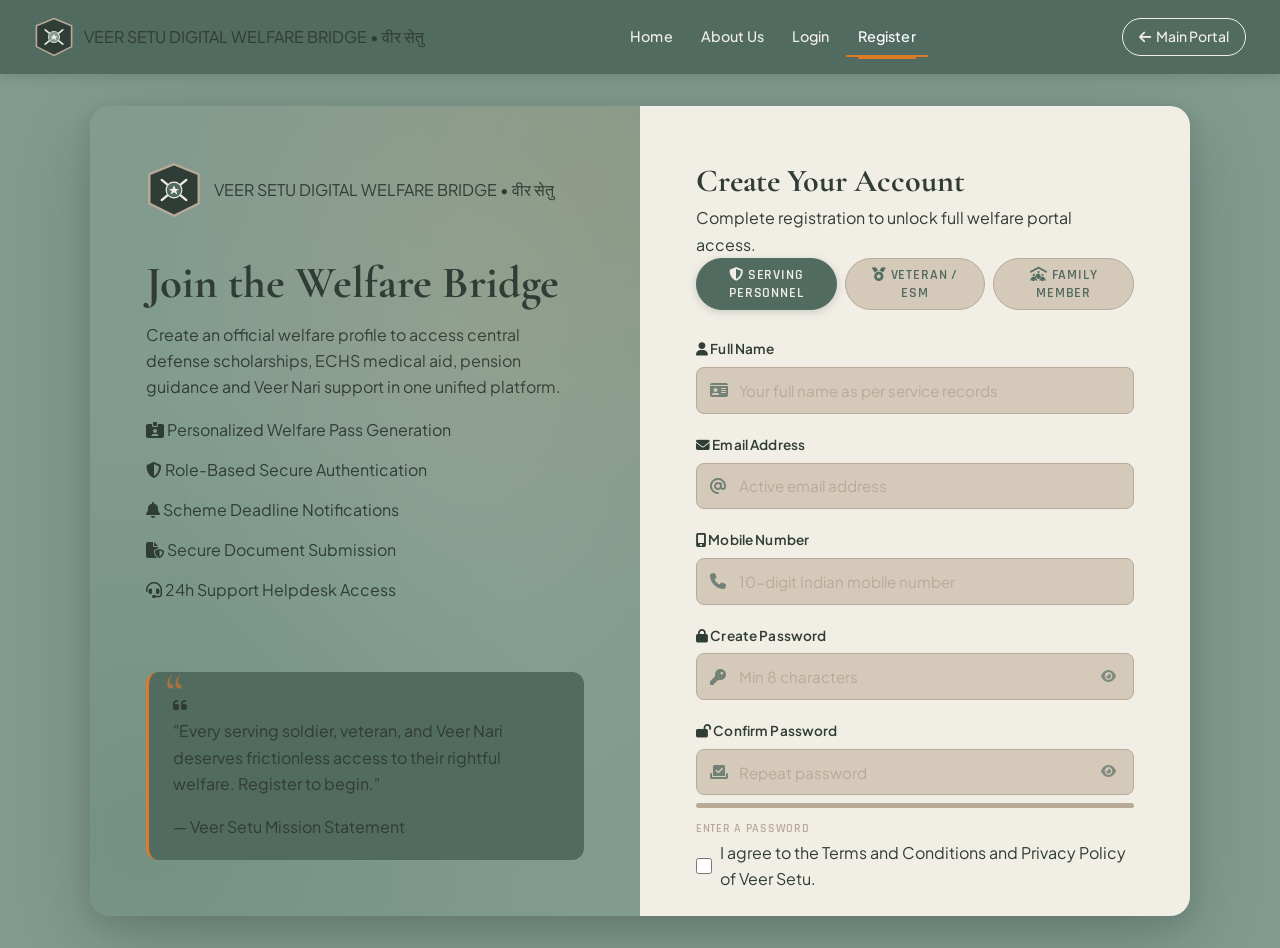
<file: frontend/register.html>
<!DOCTYPE html>
<html lang="en">
<head>
  <meta charset="UTF-8">
  <meta name="viewport" content="width=device-width, initial-scale=1.0">
  <meta name="theme-color" content="#526B60">
  <title>Register | VEER SETU 🇮🇳 — Defence Welfare Portal</title>
  <link rel="icon" type="image/svg+xml" href="assets/icons/favicon.svg">
  <link rel="preconnect" href="https://fonts.googleapis.com">
  <link rel="preconnect" href="https://fonts.gstatic.com" crossorigin>
  <link href="https://fonts.googleapis.com/css2?family=Cormorant+Garamond:ital,wght@0,500;0,600;0,700;1,600&family=Plus+Jakarta+Sans:wght@400;500;600;700&family=Rajdhani:wght@600;700&display=swap" rel="stylesheet">
  <link rel="stylesheet" href="https://cdnjs.cloudflare.com/ajax/libs/font-awesome/6.5.1/css/all.min.css">
  <link rel="stylesheet" href="css/style.css">
  <link rel="stylesheet" href="css/transitions.css">
  <link rel="stylesheet" href="css/auth.css">
  <link rel="stylesheet" href="css/responsive.css">
</head>
<body class="auth-body">

  <!-- NAVBAR -->
  <header class="main-nav auth-nav" id="main-navbar">
    <div class="container nav-container">
      <a href="index.html" class="nav-brand" data-transition="curtain">
        <svg class="brand-emblem-svg" viewBox="0 0 100 100" fill="none" width="40" height="40">
          <polygon points="50,4 94,22 94,74 50,96 6,74 6,22" fill="#303C36" stroke="#B9AA98" stroke-width="4"/>
          <path d="M28,32 L72,68 M72,32 L28,68" stroke="#F1EEE6" stroke-width="4" stroke-linecap="round"/>
          <circle cx="50" cy="50" r="14" fill="#829B8F" stroke="#F1EEE6" stroke-width="2"/>
          <polygon points="50,42 53,48 59,48 54,52 56,58 50,54 44,58 46,52 41,48 47,48" fill="#F1EEE6"/>
        </svg>
        <div class="brand-text">
          <span class="brand-name">VEER <span class="setu">SETU</span></span>
          <span class="brand-tagline">DIGITAL WELFARE BRIDGE • वीर सेतु</span>
        </div>
      </a>
      <nav class="nav-menu" id="nav-menu">
        <a href="index.html" class="nav-link" data-transition="curtain">Home</a>
        <a href="about.html" class="nav-link" data-transition="curtain">About Us</a>
        <a href="login.html" class="nav-link" data-transition="wipe">Login</a>
        <a href="register.html" class="nav-link active" data-transition="wipe">Register</a>
      </nav>
      <div class="nav-actions">
        <a href="index.html" class="btn-nav-login" data-transition="curtain"><i class="fa-solid fa-arrow-left"></i> Main Portal</a>
        <button class="mobile-toggle" id="mobile-menu-toggle"><i class="fa-solid fa-bars"></i></button>
      </div>
    </div>
  </header>

  <!-- MAIN -->
  <main class="auth-main">
    <div class="auth-container vs-anim zoom-in">

      <!-- LEFT BRANDING COLUMN -->
      <div class="auth-brand-col">
        <!-- Logo Block -->
        <div class="auth-logo-block">
          <svg class="brand-emblem-svg" viewBox="0 0 100 100" fill="none" width="60" height="60">
            <polygon points="50,4 94,22 94,74 50,96 6,74 6,22" fill="#303C36" stroke="#B9AA98" stroke-width="4"/>
            <path d="M28,32 L72,68 M72,32 L28,68" stroke="#F1EEE6" stroke-width="4" stroke-linecap="round"/>
            <circle cx="50" cy="50" r="14" fill="#526B60" stroke="#F1EEE6" stroke-width="2"/>
            <polygon points="50,42 53,48 59,48 54,52 56,58 50,54 44,58 46,52 41,48 47,48" fill="#F1EEE6"/>
          </svg>
          <div class="brand-text">
            <span class="brand-name">VEER <span class="setu">SETU</span></span>
            <span class="brand-tagline">DIGITAL WELFARE BRIDGE • वीर सेतु</span>
          </div>
        </div>

        <h1 class="auth-heading">Join the Welfare Bridge</h1>
        <p class="auth-subheading">Create an official welfare profile to access central defense scholarships, ECHS medical aid, pension guidance and Veer Nari support in one unified platform.</p>

        <ul class="auth-feature-list">
          <li><i class="fa-solid fa-id-card-clip"></i> Personalized Welfare Pass Generation</li>
          <li><i class="fa-solid fa-shield-halved"></i> Role-Based Secure Authentication</li>
          <li><i class="fa-solid fa-bell"></i> Scheme Deadline Notifications</li>
          <li><i class="fa-solid fa-file-shield"></i> Secure Document Submission</li>
          <li><i class="fa-solid fa-headset"></i> 24h Support Helpdesk Access</li>
        </ul>

        <div class="auth-quote-block">
          <blockquote>
            <i class="fa-solid fa-quote-left quote-icon"></i>
            <p>"Every serving soldier, veteran, and Veer Nari deserves frictionless access to their rightful welfare. Register to begin."</p>
            <footer class="quote-byline">— Veer Setu Mission Statement</footer>
          </blockquote>
        </div>

        <!-- Tricolor Strip -->
        <div class="auth-tricolor-strip">
          <span class="tricolor-saffron"></span>
          <span class="tricolor-white"></span>
          <span class="tricolor-green"></span>
        </div>
      </div><!-- /auth-brand-col -->

      <!-- RIGHT FORM COLUMN -->
      <div class="auth-form-col">
        <div class="form-header">
          <h2 class="auth-form-heading">Create Your Account</h2>
          <p class="auth-form-sub">Complete registration to unlock full welfare portal access.</p>
        </div>

        <!-- User Category Selector -->
        <div class="user-cat-selector" role="group" aria-label="Select your service category">
          <button type="button" class="user-cat-btn active" data-category="serving">
            <i class="fa-solid fa-shield-halved"></i> Serving Personnel
          </button>
          <button type="button" class="user-cat-btn" data-category="veteran">
            <i class="fa-solid fa-medal"></i> Veteran / ESM
          </button>
          <button type="button" class="user-cat-btn" data-category="family">
            <i class="fa-solid fa-people-roof"></i> Family Member
          </button>
        </div>
        <input type="hidden" id="user-category" name="user_category" value="serving">

        <!-- Register Form -->
        <form id="register-form" novalidate>
          <div id="reg-banner" class="form-banner hidden"></div>

          <!-- Full Name -->
          <div class="form-group">
            <label class="form-label" for="reg-fullname">
              <i class="fa-solid fa-user"></i> Full Name
            </label>
            <div class="input-wrapper">
              <i class="input-icon fa-solid fa-id-card"></i>
              <input
                type="text"
                id="reg-fullname"
                name="full_name"
                class="form-input"
                placeholder="Your full name as per service records"
                required
              >
            </div>
          </div>

          <!-- Email -->
          <div class="form-group">
            <label class="form-label" for="reg-email">
              <i class="fa-solid fa-envelope"></i> Email Address
            </label>
            <div class="input-wrapper">
              <i class="input-icon fa-solid fa-at"></i>
              <input
                type="email"
                id="reg-email"
                name="email"
                class="form-input"
                placeholder="Active email address"
                required
                autocomplete="email"
              >
            </div>
          </div>

          <!-- Mobile Number -->
          <div class="form-group">
            <label class="form-label" for="reg-mobile">
              <i class="fa-solid fa-mobile-screen"></i> Mobile Number
            </label>
            <div class="input-wrapper">
              <i class="input-icon fa-solid fa-phone"></i>
              <input
                type="tel"
                id="reg-mobile"
                name="mobile"
                class="form-input"
                placeholder="10-digit Indian mobile number"
                maxlength="10"
                pattern="[6-9][0-9]{9}"
                required
              >
            </div>
          </div>

          <!-- Two-column password row -->
          <div class="form-row-two-col">
            <div class="form-group">
              <label class="form-label" for="reg-password">
                <i class="fa-solid fa-lock"></i> Create Password
              </label>
              <div class="input-wrapper">
                <i class="input-icon fa-solid fa-key"></i>
                <input
                  type="password"
                  id="reg-password"
                  name="password"
                  class="form-input"
                  placeholder="Min 8 characters"
                  required
                >
                <button type="button" class="show-pass-btn" id="show-reg-pass" aria-label="Show password">
                  <i class="fa-solid fa-eye"></i>
                </button>
              </div>
            </div>
            <div class="form-group">
              <label class="form-label" for="reg-confirm">
                <i class="fa-solid fa-lock-open"></i> Confirm Password
              </label>
              <div class="input-wrapper">
                <i class="input-icon fa-solid fa-check-to-slot"></i>
                <input
                  type="password"
                  id="reg-confirm"
                  name="confirm_password"
                  class="form-input"
                  placeholder="Repeat password"
                  required
                >
                <button type="button" class="show-pass-btn" id="show-confirm-pass" aria-label="Show password">
                  <i class="fa-solid fa-eye"></i>
                </button>
              </div>
            </div>
          </div>

          <!-- Password Strength Meter -->
          <div class="strength-meter">
            <div class="strength-bar-track">
              <div class="strength-bar-fill" id="strength-fill"></div>
            </div>
            <span class="strength-label" id="strength-label">Enter a password</span>
          </div>

          <!-- Terms -->
          <div class="form-group">
            <label class="checkbox-row">
              <input type="checkbox" id="terms-checkbox" name="terms_accepted" required>
              <span>I agree to the <a href="#" id="terms-link" class="terms-toggle-link">Terms and Conditions</a> and Privacy Policy of Veer Setu.</span>
            </label>
          </div>

          <button type="submit" class="btn-auth-submit">
            <i class="fa-solid fa-user-plus"></i> Create Account
          </button>
        </form>

        <p class="auth-switch-link">
          Already have an account?
          <a href="login.html" data-transition="wipe">Login Here</a>
        </p>

        <p class="auth-disclaimer">
          <i class="fa-solid fa-circle-info"></i>
          This is an academic prototype for demonstration purposes only. Not an official Ministry of Defence portal.
        </p>
      </div><!-- /auth-form-col -->

    </div><!-- /auth-container -->
  </main>

  <!-- TERMS MODAL -->
  <div class="modal-overlay hidden" id="terms-modal" role="dialog" aria-modal="true" aria-label="Terms and Conditions">
    <div class="modal-dialog modal-dialog-tall">
      <button class="modal-close-x" id="close-terms-modal" aria-label="Close">
        <i class="fa-solid fa-xmark"></i>
      </button>
      <h3>Terms and Conditions</h3>
      <div class="terms-body">
        <h4>1. Academic Demonstration</h4>
        <p>Veer Setu is an academic prototype demonstrating a welfare platform architecture. It does not represent an official Ministry of Defence portal.</p>
        <h4>2. Data Privacy</h4>
        <p>Your information is processed securely and never shared with third parties. Passwords are hashed using Argon2id. Personal data complies with the Digital Personal Data Protection (DPDP) Act 2023.</p>
        <h4>3. Eligibility Verification</h4>
        <p>Army identity verification is conducted by authorized administrators only. Fake credentials are grounds for account termination.</p>
        <h4>4. Welfare Information</h4>
        <p>Scheme information links directly to authentic government portals (ksb.gov.in, echs.gov.in, sparsh.defencepension.gov.in). We do not mediate applications.</p>
        <h4>5. Security</h4>
        <p>Accounts are protected with rate-limiting, session management, and multi-factor authentication support.</p>
      </div>
      <button type="button" class="btn-auth-submit" id="accept-terms-btn">
        <i class="fa-solid fa-check"></i> I Accept These Terms
      </button>
    </div>
  </div>

  <!-- Transition overlay (injected by transitions.js) -->
  <div class="vs-overlay" id="vs-overlay" aria-hidden="true">
    <div class="vs-curtain-left"></div>
    <div class="vs-curtain-right"></div>
    <div class="vs-wipe-layer"></div>
    <div class="vs-wipe-accent"></div>
    <div class="vs-mil-sweep"></div>
    <div class="vs-tricolor-beam"></div>
    <div class="vs-emblem-center">
      <svg viewBox="0 0 100 100" fill="none" width="64" height="64">
        <polygon points="50,4 94,22 94,74 50,96 6,74 6,22" fill="#303C36" stroke="#B9AA98" stroke-width="4"/>
        <path d="M28,32 L72,68 M72,32 L28,68" stroke="#F1EEE6" stroke-width="4" stroke-linecap="round"/>
        <circle cx="50" cy="50" r="14" fill="#829B8F" stroke="#F1EEE6" stroke-width="2"/>
        <polygon points="50,42 53,48 59,48 54,52 56,58 50,54 44,58 46,52 41,48 47,48" fill="#F1EEE6"/>
      </svg>
      <span class="vs-wordmark">VEER SETU</span>
    </div>
  </div>

  <script src="js/navigation.js"></script>
  <script src="js/transitions.js"></script>
  <script src="js/script.js"></script>
  <script src="js/auth.js"></script>
</body>
</html>
</file>
<file: css/style.css>
/* ====================================================
   VEER SETU 🇮🇳 - Complete Classic Theme Stylesheet
   Design Paradigm: Natural, Calm, Luxurious & Timeless
   Exact Official Colour Palette:
   - Sage Green: #829B8F (Main Website Background)
   - Forest Grey: #526B60 (Navigation Bar, Buttons, Accents)
   - Warm Ivory: #F1EEE6 (Content Cards & Modal Canvas)
   - Warm Beige: #B9AA98 (Borders, Dividers, Neutral Lines)
   - Soft Sand: #D5C9BA (Input Fields, Badges, Secondary Pills)
   - Deep Charcoal Green: #303C36 (Headings, Text, Footer, Hovers)
   ==================================================== */

@import url('https://fonts.googleapis.com/css2?family=Cormorant+Garamond:ital,wght@0,500;0,600;0,700;1,500;1,600&family=Plus+Jakarta+Sans:wght@300;400;500;600;700;800&family=Rajdhani:wght@500;600;700;800&display=swap');

/* --- Root Design Tokens --- */
:root {
  --sage-green: #829B8F;
  --forest-grey: #526B60;
  --warm-ivory: #F1EEE6;
  --warm-beige: #B9AA98;
  --soft-sand: #D5C9BA;
  --deep-charcoal: #303C36;

  /* Semantic Theme Mappings */
  --bg-primary: var(--sage-green);
  --bg-nav: var(--forest-grey);
  --bg-card: var(--warm-ivory);
  --bg-card-hover: #F8F6F2;
  --bg-card-inner: #EAE4D9;
  --bg-input: var(--soft-sand);
  --bg-input-focus: #DDD4C7;
  --bg-footer: var(--deep-charcoal);

  --text-primary: var(--deep-charcoal);
  --text-muted: #586760;
  --text-light: #7E8D86;
  --text-ivory: var(--warm-ivory);

  --border-color: var(--warm-beige);
  --border-subtle: rgba(185, 170, 152, 0.45);
  --border-focus: var(--forest-grey);

  /* Subtle National Accents (Refined & Classic, Non-Neon) */
  --saffron-subtle: #DE7928;
  --green-subtle: #316847;

  /* Elevation Shadows (Soft, Natural, Matte) */
  --shadow-sm: 0 2px 8px rgba(48, 60, 54, 0.08);
  --shadow-md: 0 8px 24px rgba(48, 60, 54, 0.12);
  --shadow-lg: 0 18px 40px rgba(48, 60, 54, 0.16);
  --shadow-card: 0 12px 32px rgba(48, 60, 54, 0.12);

  /* Typography */
  --font-serif: 'Cormorant Garamond', Georgia, serif;
  --font-sans: 'Plus Jakarta Sans', -apple-system, BlinkMacSystemFont, sans-serif;
  --font-military: 'Rajdhani', sans-serif;

  /* Radii */
  --radius-sm: 6px;
  --radius-md: 12px;
  --radius-lg: 18px;
  --radius-pill: 9999px;

  /* Transitions */
  --transition-fast: 0.2s cubic-bezier(0.4, 0, 0.2, 1);
  --transition-normal: 0.3s cubic-bezier(0.4, 0, 0.2, 1);
}

/* --- Base & Reset --- */
*, *::before, *::after {
  box-sizing: border-box;
  margin: 0;
  padding: 0;
}

html {
  scroll-behavior: smooth;
  font-size: 16px;
}

body {
  font-family: var(--font-sans);
  background-color: var(--sage-green);
  color: var(--text-primary);
  line-height: 1.6;
  overflow-x: hidden;
  /* Natural linen depth */
  background-image: 
    radial-gradient(circle at 10% 10%, rgba(241, 238, 230, 0.18) 0%, transparent 45%),
    radial-gradient(circle at 90% 85%, rgba(82, 107, 96, 0.25) 0%, transparent 50%),
    linear-gradient(150deg, #829B8F 0%, #769084 100%);
  background-attachment: fixed;
}

a {
  color: inherit;
  text-decoration: none;
  transition: var(--transition-fast);
}

button {
  font-family: inherit;
  cursor: pointer;
  border: none;
  background: none;
  transition: var(--transition-fast);
}

img {
  max-width: 100%;
  height: auto;
  display: block;
}

ul {
  list-style: none;
}

.container {
  width: 100%;
  max-width: 1260px;
  margin: 0 auto;
  padding: 0 1.5rem;
}

.hidden {
  display: none !important;
}

/* Utility Colors */
.text-forest { color: var(--forest-grey) !important; }
.text-charcoal { color: var(--deep-charcoal) !important; }
.text-saffron { color: var(--saffron-subtle) !important; }
.text-green { color: var(--green-subtle) !important; }
.text-muted { color: var(--text-muted) !important; }
.mt-3 { margin-top: 1rem; }

/* Subtle National Line Accent */
.national-accent-strip {
  height: 3px;
  width: 100%;
  background: linear-gradient(90deg, 
    var(--saffron-subtle) 0%, 
    var(--saffron-subtle) 33.3%, 
    var(--warm-ivory) 33.3%, 
    var(--warm-ivory) 66.6%, 
    var(--green-subtle) 66.6%, 
    var(--green-subtle) 100%
  );
  position: relative;
  z-index: 1001;
}

/* ====================================================
   TOP HELPLINE BAR (Forest Grey Darker Shade)
   ==================================================== */
.top-helpline-bar {
  background-color: #42574E;
  border-bottom: 1px solid rgba(185, 170, 152, 0.3);
  font-size: 0.825rem;
  padding: 0.45rem 0;
  color: var(--warm-ivory);
}

.top-bar-inner {
  display: flex;
  justify-content: space-between;
  align-items: center;
  gap: 1rem;
}

.top-bar-left {
  display: flex;
  align-items: center;
  gap: 0.8rem;
  overflow: hidden;
  white-space: nowrap;
}

.helpline-badge {
  background: var(--soft-sand);
  color: var(--deep-charcoal);
  font-weight: 700;
  font-size: 0.72rem;
  padding: 0.2rem 0.6rem;
  border-radius: var(--radius-sm);
  display: inline-flex;
  align-items: center;
  gap: 0.35rem;
  text-transform: uppercase;
  letter-spacing: 0.5px;
}

.ticker-strip {
  display: flex;
  gap: 1.5rem;
  font-size: 0.8rem;
}

.ticker-item {
  display: inline-flex;
  align-items: center;
  gap: 0.4rem;
}

.ticker-tel {
  color: var(--warm-ivory);
  font-weight: 600;
}

.ticker-tel:hover {
  color: var(--soft-sand);
  text-decoration: underline;
}

.top-bar-right {
  display: flex;
  align-items: center;
  gap: 0.8rem;
  flex-shrink: 0;
}

.auth-nav-pill {
  background: rgba(241, 238, 230, 0.15);
  border: 1px solid rgba(185, 170, 152, 0.4);
  color: var(--warm-ivory);
  font-size: 0.78rem;
  font-weight: 600;
  padding: 0.3rem 0.8rem;
  border-radius: var(--radius-pill);
  display: inline-flex;
  align-items: center;
  gap: 0.4rem;
}

.auth-nav-pill:hover {
  background: var(--warm-ivory);
  color: var(--forest-grey);
}

/* ====================================================
   MAIN NAVIGATION BAR (Forest Grey #526B60)
   ==================================================== */
.main-nav {
  position: sticky;
  top: 0;
  z-index: 1000;
  background-color: var(--forest-grey);
  border-bottom: 1px solid rgba(185, 170, 152, 0.35);
  box-shadow: 0 4px 18px rgba(48, 60, 54, 0.15);
  transition: var(--transition-normal);
}

.main-nav.scrolled {
  background-color: #4A6157;
  padding-top: 0.15rem;
  padding-bottom: 0.15rem;
}

.nav-container {
  display: flex;
  justify-content: space-between;
  align-items: center;
  height: 74px;
}

/* Brand Logo */
.nav-brand {
  display: flex;
  align-items: center;
  gap: 0.75rem;
}

.brand-emblem-svg {
  width: 44px;
  height: 44px;
  filter: drop-shadow(0 2px 8px rgba(48, 60, 54, 0.25));
}

.brand-text {
  display: flex;
  flex-direction: column;
}

.brand-name {
  font-family: var(--font-military);
  font-size: 1.65rem;
  font-weight: 800;
  letter-spacing: 1px;
  color: var(--warm-ivory);
  line-height: 1.1;
  display: flex;
  align-items: center;
  gap: 0.3rem;
}

.brand-name .setu {
  color: var(--soft-sand);
}

.brand-tagline {
  font-size: 0.7rem;
  color: var(--soft-sand);
  letter-spacing: 0.6px;
  font-weight: 500;
}

/* Desktop Nav Menu */
.nav-menu {
  display: flex;
  align-items: center;
  gap: 1.1rem;
}

.nav-link {
  font-size: 0.88rem;
  font-weight: 600;
  color: var(--warm-ivory);
  position: relative;
  padding: 0.4rem 0.2rem;
  transition: var(--transition-fast);
}

.nav-link::after {
  content: '';
  position: absolute;
  bottom: 0;
  left: 0;
  width: 0%;
  height: 2px;
  background-color: var(--soft-sand);
  transition: var(--transition-fast);
}

.nav-link:hover, .nav-link.active {
  color: var(--warm-ivory);
}

.nav-link:hover::after, .nav-link.active::after {
  width: 100%;
}

.nav-actions {
  display: flex;
  align-items: center;
  gap: 0.6rem;
}

.btn-nav-login {
  background: transparent;
  border: 1px solid rgba(241, 238, 230, 0.4);
  color: var(--warm-ivory);
  padding: 0.45rem 1rem;
  border-radius: var(--radius-sm);
  font-size: 0.85rem;
  font-weight: 600;
}

.btn-nav-login:hover {
  background: var(--warm-ivory);
  color: var(--forest-grey);
}

.btn-nav-register {
  background: var(--warm-ivory);
  color: var(--forest-grey);
  padding: 0.45rem 1rem;
  border-radius: var(--radius-sm);
  font-size: 0.85rem;
  font-weight: 700;
  box-shadow: 0 2px 8px rgba(48, 60, 54, 0.15);
}

.btn-nav-register:hover {
  background: #EAE4D9;
  color: var(--deep-charcoal);
  transform: translateY(-1px);
}

.mobile-toggle {
  display: none;
  font-size: 1.4rem;
  color: var(--warm-ivory);
  padding: 0.5rem;
}

/* ====================================================
   BUTTONS (Forest Grey #526B60, Hover: Deep Charcoal Green #303C36)
   ==================================================== */
.btn {
  display: inline-flex;
  align-items: center;
  justify-content: center;
  gap: 0.5rem;
  font-weight: 600;
  font-size: 0.925rem;
  padding: 0.75rem 1.6rem;
  border-radius: var(--radius-sm);
  transition: background-color var(--transition-fast), transform var(--transition-fast), box-shadow var(--transition-fast);
  cursor: pointer;
  white-space: nowrap;
}

.btn-sm {
  font-size: 0.825rem;
  padding: 0.45rem 0.95rem;
  border-radius: var(--radius-sm);
}

.btn-lg {
  font-size: 1.05rem;
  padding: 0.9rem 1.85rem;
  border-radius: var(--radius-sm);
}

/* Primary Button: Forest Grey -> Deep Charcoal Green */
.btn-forest {
  background-color: var(--forest-grey);
  color: var(--warm-ivory);
  box-shadow: 0 4px 14px rgba(48, 60, 54, 0.2);
}

.btn-forest:hover {
  background-color: var(--deep-charcoal);
  color: var(--warm-ivory);
  transform: translateY(-2px);
  box-shadow: 0 6px 20px rgba(48, 60, 54, 0.28);
}

.btn-forest:active {
  transform: translateY(0);
}

/* Outline Light Button */
.btn-outline-ivory {
  border: 1px solid var(--warm-beige);
  color: var(--deep-charcoal);
  background-color: rgba(241, 238, 230, 0.5);
}

.btn-outline-ivory:hover {
  background-color: var(--warm-ivory);
  color: var(--deep-charcoal);
  border-color: var(--deep-charcoal);
  transform: translateY(-2px);
}

/* Outline Forest */
.btn-outline-forest {
  border: 1px solid var(--forest-grey);
  color: var(--forest-grey);
  background: transparent;
}

.btn-outline-forest:hover {
  background-color: var(--forest-grey);
  color: var(--warm-ivory);
}

/* ====================================================
   SECTION HEADERS
   ==================================================== */
.section-header {
  text-align: center;
  max-width: 780px;
  margin: 0 auto 3rem auto;
}

.section-tag {
  display: inline-flex;
  align-items: center;
  gap: 0.4rem;
  font-family: var(--font-military);
  font-size: 0.85rem;
  font-weight: 700;
  text-transform: uppercase;
  letter-spacing: 1.4px;
  color: var(--deep-charcoal);
  background: var(--soft-sand);
  padding: 0.25rem 0.85rem;
  border-radius: var(--radius-pill);
  border: 1px solid var(--warm-beige);
  margin-bottom: 0.75rem;
}

.section-title {
  font-family: var(--font-serif);
  font-size: 2.6rem;
  font-weight: 700;
  line-height: 1.18;
  color: var(--deep-charcoal);
  margin-bottom: 0.75rem;
}

.section-desc {
  font-size: 1.05rem;
  color: var(--deep-charcoal);
  opacity: 0.85;
}

/* ====================================================
   HERO SECTION (Warm Ivory Canvas on Sage Green)
   ==================================================== */
.hero-section {
  position: relative;
  padding: 4.5rem 0 3.5rem 0;
  background-color: var(--sage-green);
  border-bottom: 1px solid var(--warm-beige);
}

.hero-grid {
  display: grid;
  grid-template-columns: 1.15fr 0.85fr;
  align-items: center;
  gap: 3.5rem;
}

.hero-pill {
  display: inline-flex;
  align-items: center;
  gap: 0.5rem;
  background: var(--warm-ivory);
  border: 1px solid var(--warm-beige);
  padding: 0.35rem 0.95rem;
  border-radius: var(--radius-pill);
  font-size: 0.825rem;
  color: var(--deep-charcoal);
  font-weight: 600;
  box-shadow: var(--shadow-sm);
  margin-bottom: 1.25rem;
}

.hero-pill i {
  color: var(--forest-grey);
}

.hero-title {
  font-family: var(--font-serif);
  font-size: 3.6rem;
  font-weight: 700;
  line-height: 1.12;
  color: var(--deep-charcoal);
  margin-bottom: 1.2rem;
  letter-spacing: -0.5px;
}

.hero-subtitle {
  font-size: 1.25rem;
  font-weight: 600;
  color: #26332D;
  margin-bottom: 1rem;
}

.hero-text {
  font-size: 1.02rem;
  color: var(--deep-charcoal);
  line-height: 1.65;
  margin-bottom: 2.2rem;
  max-width: 580px;
  opacity: 0.9;
}

.hero-actions {
  display: flex;
  flex-wrap: wrap;
  gap: 1rem;
  margin-bottom: 2.5rem;
}

.hero-trust-ribbon {
  display: flex;
  flex-wrap: wrap;
  align-items: center;
  gap: 1.5rem;
  padding-top: 1.5rem;
  border-top: 1px solid rgba(185, 170, 152, 0.4);
  font-size: 0.85rem;
  color: var(--deep-charcoal);
  font-weight: 600;
}

.trust-item {
  display: flex;
  align-items: center;
  gap: 0.45rem;
}

.trust-item i {
  color: var(--forest-grey);
}

/* Hero Right: Warm Ivory Visual Card */
.hero-visual-card {
  background-color: var(--warm-ivory);
  border: 1px solid var(--warm-beige);
  border-radius: var(--radius-lg);
  padding: 2.25rem;
  box-shadow: var(--shadow-card);
  position: relative;
}

.hero-visual-header {
  display: flex;
  align-items: center;
  justify-content: space-between;
  border-bottom: 1px solid var(--warm-beige);
  padding-bottom: 1rem;
  margin-bottom: 1.5rem;
}

.radar-status {
  display: flex;
  align-items: center;
  gap: 0.5rem;
  font-size: 0.78rem;
  font-family: var(--font-military);
  letter-spacing: 1px;
  font-weight: 700;
  color: var(--deep-charcoal);
}

.radar-ping {
  width: 9px;
  height: 9px;
  background-color: var(--green-subtle);
  border-radius: 50%;
  box-shadow: 0 0 6px var(--green-subtle);
}

.badge-verified {
  background: var(--soft-sand);
  color: var(--deep-charcoal);
  font-size: 0.75rem;
  font-weight: 700;
  padding: 0.2rem 0.6rem;
  border-radius: var(--radius-pill);
  border: 1px solid var(--warm-beige);
}

.army-crest-art {
  display: flex;
  justify-content: center;
  margin-bottom: 1.5rem;
}

.crest-svg {
  width: 105px;
  height: 105px;
  filter: drop-shadow(0 4px 12px rgba(48, 60, 54, 0.15));
}

.visual-data-grid {
  display: grid;
  grid-template-columns: repeat(2, 1fr);
  gap: 1rem;
  margin-bottom: 1.5rem;
}

.data-cell {
  background: var(--soft-sand);
  border: 1px solid var(--warm-beige);
  border-radius: var(--radius-sm);
  padding: 0.75rem;
}

.data-cell label {
  display: block;
  font-size: 0.72rem;
  color: var(--text-muted);
  text-transform: uppercase;
  letter-spacing: 0.5px;
  font-weight: 600;
}

.data-cell strong {
  font-size: 0.95rem;
  color: var(--deep-charcoal);
  font-weight: 700;
}

/* Quick Scheme Finder Mini Widget */
.hero-quick-widget {
  background: #EAE4D9;
  border: 1px dashed var(--warm-beige);
  border-radius: var(--radius-md);
  padding: 1.1rem;
}

.widget-label {
  display: block;
  font-size: 0.8rem;
  font-weight: 700;
  text-transform: uppercase;
  color: var(--deep-charcoal);
  margin-bottom: 0.5rem;
  letter-spacing: 0.5px;
}

.widget-inputs {
  display: flex;
  flex-direction: column;
  gap: 0.65rem;
}

.classic-form-select, .classic-form-input {
  width: 100%;
  background: var(--soft-sand);
  border: 1px solid var(--warm-beige);
  color: var(--deep-charcoal);
  padding: 0.65rem 0.85rem;
  border-radius: var(--radius-sm);
  font-size: 0.875rem;
  outline: none;
  font-family: var(--font-sans);
  transition: var(--transition-fast);
}

.classic-form-select:focus, .classic-form-input:focus {
  background: #DDD4C7;
  border-color: var(--forest-grey);
}

/* ====================================================
   STATS COUNTERS STRIP
   ==================================================== */
.stats-strip {
  background-color: var(--warm-ivory);
  border-bottom: 1px solid var(--warm-beige);
  padding: 2.2rem 0;
}

.stats-grid {
  display: grid;
  grid-template-columns: repeat(4, 1fr);
  gap: 2rem;
}

.stat-item {
  display: flex;
  align-items: center;
  gap: 1rem;
  border-right: 1px solid var(--warm-beige);
  padding-right: 1.5rem;
}

.stat-item:last-child {
  border-right: none;
}

.stat-icon {
  width: 52px;
  height: 52px;
  border-radius: var(--radius-sm);
  background: var(--soft-sand);
  border: 1px solid var(--warm-beige);
  display: flex;
  align-items: center;
  justify-content: center;
  font-size: 1.4rem;
  color: var(--forest-grey);
  flex-shrink: 0;
}

.stat-content {
  display: flex;
  flex-direction: column;
}

.stat-counter-number {
  font-family: var(--font-military);
  font-size: 2.2rem;
  font-weight: 800;
  line-height: 1;
  color: var(--deep-charcoal);
}

.stat-label {
  font-size: 0.85rem;
  color: var(--text-muted);
  font-weight: 600;
  margin-top: 0.2rem;
}

/* ====================================================
   ABOUT VEER SETU SECTION
   ==================================================== */
.about-section {
  padding: 5rem 0;
  background-color: var(--sage-green);
}

.about-grid {
  display: grid;
  grid-template-columns: 1fr 1fr;
  align-items: center;
  gap: 3.5rem;
}

.about-lead {
  font-size: 1.18rem;
  font-weight: 600;
  color: var(--deep-charcoal);
  margin-bottom: 1rem;
  line-height: 1.5;
}

.about-body p {
  color: var(--deep-charcoal);
  opacity: 0.9;
  margin-bottom: 1rem;
}

.pillars-grid {
  display: grid;
  grid-template-columns: repeat(2, 1fr);
  gap: 1.25rem;
  margin-top: 2rem;
}

.pillar-card {
  background: var(--warm-ivory);
  border: 1px solid var(--warm-beige);
  border-radius: var(--radius-md);
  padding: 1.35rem;
  box-shadow: var(--shadow-sm);
  transition: transform var(--transition-fast);
}

.pillar-card:hover {
  transform: translateY(-3px);
  box-shadow: var(--shadow-md);
}

.pillar-icon {
  width: 42px;
  height: 42px;
  border-radius: var(--radius-sm);
  background: var(--soft-sand);
  color: var(--forest-grey);
  display: flex;
  align-items: center;
  justify-content: center;
  font-size: 1.25rem;
  margin-bottom: 0.75rem;
}

.pillar-title {
  font-family: var(--font-serif);
  font-size: 1.35rem;
  font-weight: 700;
  color: var(--deep-charcoal);
  margin-bottom: 0.3rem;
}

.pillar-desc {
  font-size: 0.85rem;
  color: var(--text-muted);
  line-height: 1.5;
}

/* Sanskrit Military Motto Card */
.motto-banner-card {
  background: var(--warm-ivory);
  border: 1px solid var(--warm-beige);
  border-radius: var(--radius-lg);
  padding: 2.75rem 2.25rem;
  box-shadow: var(--shadow-card);
  text-align: center;
  position: relative;
}

.sanskrit-motto {
  font-family: var(--font-serif);
  font-size: 2.35rem;
  font-weight: 700;
  color: var(--deep-charcoal);
  margin-bottom: 0.4rem;
  letter-spacing: 1px;
}

.motto-english {
  font-size: 1.05rem;
  font-weight: 600;
  color: var(--forest-grey);
  margin-bottom: 1.5rem;
}

.motto-desc {
  font-size: 0.95rem;
  color: var(--deep-charcoal);
  line-height: 1.65;
  opacity: 0.9;
}

.motto-seal {
  margin-top: 1.5rem;
  display: inline-flex;
  align-items: center;
  gap: 0.5rem;
  font-family: var(--font-military);
  letter-spacing: 1px;
  font-size: 0.82rem;
  font-weight: 700;
  color: var(--forest-grey);
  background: var(--soft-sand);
  padding: 0.45rem 1rem;
  border-radius: var(--radius-pill);
  border: 1px solid var(--warm-beige);
}

/* ====================================================
   WELFARE SERVICES & SCHEMES SECTION
   Cards: Warm Ivory #F1EEE6, Background: Sage Green
   ==================================================== */
.welfare-section {
  padding: 5rem 0;
  background-color: var(--sage-green);
  border-top: 1px solid var(--warm-beige);
  border-bottom: 1px solid var(--warm-beige);
}

/* Filter Controls Wrapper */
.schemes-filter-wrapper {
  background: var(--warm-ivory);
  border: 1px solid var(--warm-beige);
  border-radius: var(--radius-lg);
  padding: 1.5rem;
  margin-bottom: 2.5rem;
  box-shadow: var(--shadow-card);
}

.filter-search-row {
  display: flex;
  gap: 1rem;
  align-items: center;
  margin-bottom: 1.25rem;
}

.search-input-box {
  flex: 1;
  position: relative;
}

.search-input-box i {
  position: absolute;
  left: 1rem;
  top: 50%;
  transform: translateY(-50%);
  color: var(--forest-grey);
}

.search-input-box input {
  width: 100%;
  background: var(--soft-sand);
  border: 1px solid var(--warm-beige);
  color: var(--deep-charcoal);
  padding: 0.75rem 1rem 0.75rem 2.85rem;
  border-radius: var(--radius-sm);
  font-size: 0.95rem;
  outline: none;
  font-family: var(--font-sans);
  transition: var(--transition-fast);
}

.search-input-box input:focus {
  background: #DDD4C7;
  border-color: var(--forest-grey);
}

.count-indicator {
  background: var(--soft-sand);
  border: 1px solid var(--warm-beige);
  color: var(--deep-charcoal);
  font-weight: 700;
  font-size: 0.85rem;
  padding: 0.65rem 1rem;
  border-radius: var(--radius-sm);
  white-space: nowrap;
}

/* Category Filter Tabs */
.filter-tabs-row {
  display: flex;
  flex-wrap: wrap;
  gap: 0.5rem;
  margin-bottom: 1rem;
}

.category-filter-btn {
  background: var(--soft-sand);
  border: 1px solid var(--warm-beige);
  color: var(--deep-charcoal);
  padding: 0.45rem 0.95rem;
  border-radius: var(--radius-sm);
  font-size: 0.85rem;
  font-weight: 600;
  display: inline-flex;
  align-items: center;
  gap: 0.45rem;
  transition: var(--transition-fast);
}

.category-filter-btn:hover {
  background: #DDD4C7;
  border-color: var(--forest-grey);
}

.category-filter-btn.active {
  background: var(--forest-grey);
  color: var(--warm-ivory);
  border-color: var(--forest-grey);
}

/* Beneficiary Audience Filters */
.filter-audience-row {
  display: flex;
  flex-wrap: wrap;
  align-items: center;
  gap: 0.5rem;
  font-size: 0.825rem;
  padding-top: 0.75rem;
  border-top: 1px dashed var(--warm-beige);
}

.audience-label {
  color: var(--text-muted);
  font-weight: 600;
  margin-right: 0.3rem;
}

.audience-filter-btn {
  background: transparent;
  border: 1px solid var(--warm-beige);
  color: var(--deep-charcoal);
  padding: 0.25rem 0.75rem;
  border-radius: var(--radius-pill);
  font-size: 0.78rem;
  font-weight: 600;
  transition: var(--transition-fast);
}

.audience-filter-btn:hover {
  background: var(--soft-sand);
}

.audience-filter-btn.active {
  background: var(--forest-grey);
  color: var(--warm-ivory);
  border-color: var(--forest-grey);
}

/* Schemes Cards Grid (Warm Ivory Cards) */
.schemes-cards-grid {
  display: grid;
  grid-template-columns: repeat(auto-fill, minmax(360px, 1fr));
  gap: 1.75rem;
}

.scheme-card {
  background: var(--warm-ivory);
  border: 1px solid var(--warm-beige);
  border-radius: var(--radius-md);
  padding: 1.6rem;
  display: flex;
  flex-direction: column;
  box-shadow: var(--shadow-card);
  transition: transform var(--transition-fast), box-shadow var(--transition-fast);
  position: relative;
}

.scheme-card:hover {
  transform: translateY(-4px);
  box-shadow: var(--shadow-lg);
}

.scheme-card-top {
  display: flex;
  justify-content: space-between;
  align-items: center;
  margin-bottom: 1rem;
}

.scheme-icon-box {
  width: 44px;
  height: 44px;
  border-radius: var(--radius-sm);
  background: var(--soft-sand);
  color: var(--forest-grey);
  display: flex;
  align-items: center;
  justify-content: center;
  font-size: 1.3rem;
}

.scheme-badge {
  font-size: 0.72rem;
  font-weight: 700;
  text-transform: uppercase;
  padding: 0.2rem 0.65rem;
  border-radius: var(--radius-pill);
  background: var(--soft-sand);
  color: var(--deep-charcoal);
  border: 1px solid var(--warm-beige);
}

.badge-highlight {
  background: #EAE4D9;
  color: var(--deep-charcoal);
  border-color: var(--forest-grey);
}

.scheme-agency-tag {
  font-size: 0.78rem;
  color: var(--forest-grey);
  font-weight: 600;
  margin-bottom: 0.4rem;
  display: flex;
  align-items: center;
  gap: 0.4rem;
}

.scheme-card-title {
  font-family: var(--font-serif);
  font-size: 1.55rem;
  font-weight: 700;
  line-height: 1.25;
  color: var(--deep-charcoal);
  margin-bottom: 0.75rem;
}

.scheme-card-desc {
  font-size: 0.88rem;
  color: var(--deep-charcoal);
  opacity: 0.9;
  line-height: 1.55;
  margin-bottom: 1.25rem;
  flex-grow: 1;
}

.scheme-benefit-box {
  background: var(--soft-sand);
  border: 1px solid var(--warm-beige);
  border-radius: var(--radius-sm);
  padding: 0.75rem 0.9rem;
  margin-bottom: 1.25rem;
}

.benefit-label {
  display: flex;
  align-items: center;
  gap: 0.35rem;
  font-size: 0.72rem;
  color: var(--forest-grey);
  text-transform: uppercase;
  font-weight: 700;
  letter-spacing: 0.5px;
  margin-bottom: 0.15rem;
}

.benefit-amount {
  font-size: 0.98rem;
  font-weight: 700;
  color: var(--deep-charcoal);
}

.scheme-card-footer {
  display: flex;
  align-items: center;
  justify-content: space-between;
  gap: 0.5rem;
  border-top: 1px solid var(--warm-beige);
  padding-top: 1rem;
}

.target-pills {
  display: flex;
  flex-wrap: wrap;
  gap: 0.35rem;
}

.target-pill {
  font-size: 0.7rem;
  font-weight: 600;
  padding: 0.15rem 0.55rem;
  border-radius: var(--radius-sm);
  background: #EAE4D9;
  color: var(--deep-charcoal);
  border: 1px solid var(--warm-beige);
}

.btn-card-action {
  background-color: var(--forest-grey);
  color: var(--warm-ivory);
  font-size: 0.825rem;
  font-weight: 600;
  padding: 0.45rem 0.95rem;
  border-radius: var(--radius-sm);
  transition: var(--transition-fast);
}

.btn-card-action:hover {
  background-color: var(--deep-charcoal);
}

/* ====================================================
   ELIGIBILITY & VERIFICATION SECTION (Classic Pass)
   ==================================================== */
.verification-section {
  padding: 5rem 0;
  background-color: var(--sage-green);
}

.verification-card-box {
  background: var(--warm-ivory);
  border: 1px solid var(--warm-beige);
  border-radius: var(--radius-lg);
  padding: 2.75rem;
  box-shadow: var(--shadow-card);
  position: relative;
}

.verification-form-grid {
  display: grid;
  grid-template-columns: repeat(2, 1fr);
  gap: 1.5rem;
  margin-bottom: 2rem;
}

.form-group {
  display: flex;
  flex-direction: column;
  gap: 0.4rem;
}

.form-group.full-width {
  grid-column: 1 / -1;
}

.form-label {
  font-size: 0.85rem;
  font-weight: 600;
  color: var(--deep-charcoal);
  display: flex;
  align-items: center;
  gap: 0.45rem;
}

.form-hint {
  font-size: 0.75rem;
  color: var(--text-muted);
}

/* Classic File Dropzone (Soft Sand #D5C9BA) */
.file-dropzone {
  border: 2px dashed var(--warm-beige);
  background: var(--soft-sand);
  border-radius: var(--radius-md);
  padding: 2.25rem;
  text-align: center;
  cursor: pointer;
  transition: var(--transition-fast);
}

.file-dropzone:hover, .file-dropzone.dragover {
  background: #DDD4C7;
  border-color: var(--forest-grey);
}

.dropzone-icon {
  font-size: 2.4rem;
  color: var(--forest-grey);
  margin-bottom: 0.75rem;
}

.dropzone-text {
  font-size: 0.98rem;
  color: var(--deep-charcoal);
  font-weight: 700;
  margin-bottom: 0.25rem;
}

.dropzone-sub {
  font-size: 0.78rem;
  color: var(--text-muted);
}

.uploaded-pill {
  display: inline-flex;
  align-items: center;
  gap: 0.6rem;
  background: var(--warm-ivory);
  border: 1px solid var(--warm-beige);
  padding: 0.5rem 1rem;
  border-radius: var(--radius-pill);
  margin-top: 1rem;
  font-size: 0.85rem;
}

/* Digital Pass Card (Warm Ivory & Forest Grey) */
.digital-pass-card {
  background: var(--warm-ivory);
  border: 2px solid var(--forest-grey);
  border-radius: var(--radius-lg);
  padding: 2.25rem;
  box-shadow: var(--shadow-lg);
  position: relative;
  margin-bottom: 2rem;
}

.pass-header {
  display: flex;
  justify-content: space-between;
  align-items: flex-start;
  border-bottom: 1px solid var(--warm-beige);
  padding-bottom: 1.25rem;
  margin-bottom: 1.5rem;
}

.pass-motto {
  font-family: var(--font-serif);
  font-size: 1.65rem;
  font-weight: 700;
  color: var(--deep-charcoal);
  letter-spacing: 0.5px;
}

.pass-subtitle {
  font-size: 0.85rem;
  color: var(--forest-grey);
}

.status-verified-pill {
  background: #D5E5DB;
  border: 1px solid #94ACA1;
  color: #264A31;
  font-weight: 700;
  font-size: 0.8rem;
  padding: 0.35rem 0.85rem;
  border-radius: var(--radius-pill);
  display: inline-flex;
  align-items: center;
  gap: 0.4rem;
}

.pass-body {
  display: grid;
  grid-template-columns: auto 1fr auto;
  gap: 2rem;
  align-items: center;
  margin-bottom: 1.5rem;
}

.pass-avatar {
  display: flex;
  flex-direction: column;
  align-items: center;
  gap: 0.35rem;
}

.avatar-shield {
  width: 72px;
  height: 72px;
  border-radius: var(--radius-md);
  background: var(--soft-sand);
  border: 2px solid var(--forest-grey);
  display: flex;
  align-items: center;
  justify-content: center;
  font-size: 2rem;
  color: var(--forest-grey);
}

.pass-id-label {
  font-size: 0.68rem;
  color: var(--text-muted);
  text-transform: uppercase;
  font-weight: 700;
}

.pass-id-code {
  font-family: var(--font-military);
  font-size: 1rem;
  font-weight: 700;
  color: var(--deep-charcoal);
}

.pass-details-grid {
  display: grid;
  grid-template-columns: repeat(3, 1fr);
  gap: 1rem;
}

.detail-cell label {
  display: block;
  font-size: 0.72rem;
  color: var(--text-muted);
  text-transform: uppercase;
  letter-spacing: 0.5px;
  margin-bottom: 0.15rem;
}

.detail-cell strong {
  font-size: 0.95rem;
  color: var(--deep-charcoal);
}

.pass-qr-box {
  display: flex;
  flex-direction: column;
  align-items: center;
  gap: 0.4rem;
  padding: 0.6rem;
  background: var(--soft-sand);
  border: 1px solid var(--warm-beige);
  border-radius: var(--radius-sm);
}

.pass-footer {
  border-top: 1px solid var(--warm-beige);
  padding-top: 1rem;
}

.tags-row .pill {
  background: var(--soft-sand);
  border: 1px solid var(--warm-beige);
  color: var(--deep-charcoal);
  font-size: 0.75rem;
  padding: 0.2rem 0.6rem;
  border-radius: var(--radius-pill);
  font-weight: 600;
}

/* ====================================================
   LATEST UPDATES / NOTICE BOARD
   ==================================================== */
.notices-section {
  padding: 5rem 0;
  background-color: var(--sage-green);
  border-top: 1px solid var(--warm-beige);
}

.notices-controls {
  display: flex;
  justify-content: center;
  gap: 0.6rem;
  margin-bottom: 2.5rem;
}

.notice-tab-btn {
  background: var(--warm-ivory);
  border: 1px solid var(--warm-beige);
  color: var(--deep-charcoal);
  padding: 0.45rem 1rem;
  border-radius: var(--radius-pill);
  font-size: 0.85rem;
  font-weight: 600;
  transition: var(--transition-fast);
}

.notice-tab-btn:hover, .notice-tab-btn.active {
  background: var(--forest-grey);
  color: var(--warm-ivory);
  border-color: var(--forest-grey);
}

.notices-grid {
  display: grid;
  grid-template-columns: repeat(2, 1fr);
  gap: 1.5rem;
}

.notice-card {
  background: var(--warm-ivory);
  border: 1px solid var(--warm-beige);
  border-radius: var(--radius-md);
  padding: 1.6rem;
  border-left: 4px solid var(--forest-grey);
  box-shadow: var(--shadow-sm);
  transition: transform var(--transition-fast);
}

.notice-card:hover {
  transform: translateX(4px);
  box-shadow: var(--shadow-md);
}

.notice-card.urgent { border-left-color: #A34E45; }
.notice-card.primary { border-left-color: var(--forest-grey); }
.notice-card.info { border-left-color: #436B5C; }
.notice-card.accent { border-left-color: var(--green-subtle); }

.notice-meta {
  display: flex;
  justify-content: space-between;
  align-items: center;
  margin-bottom: 0.6rem;
}

.notice-badge {
  font-size: 0.72rem;
  font-weight: 700;
  text-transform: uppercase;
  padding: 0.15rem 0.6rem;
  border-radius: var(--radius-pill);
  background: var(--soft-sand);
  color: var(--deep-charcoal);
}

.notice-date {
  font-size: 0.78rem;
  color: var(--text-muted);
}

.notice-title {
  font-family: var(--font-serif);
  font-size: 1.35rem;
  font-weight: 700;
  color: var(--deep-charcoal);
  margin-bottom: 0.4rem;
}

.notice-desc {
  font-size: 0.88rem;
  color: var(--deep-charcoal);
  opacity: 0.9;
  line-height: 1.5;
}

/* ====================================================
   CONTACT & SUPPORT SECTION (FAQ + Ticket Desk)
   ==================================================== */
.contact-section {
  padding: 5rem 0;
  background-color: var(--sage-green);
  border-top: 1px solid var(--warm-beige);
}

.contact-layout-grid {
  display: grid;
  grid-template-columns: 1fr 1fr;
  gap: 3.5rem;
}

.faq-title {
  font-family: var(--font-serif);
  font-size: 1.85rem;
  font-weight: 700;
  color: var(--deep-charcoal);
  margin-bottom: 0.75rem;
}

.faq-box-wrap {
  display: flex;
  flex-direction: column;
  gap: 1rem;
}

.faq-accordion-item {
  background: var(--warm-ivory);
  border: 1px solid var(--warm-beige);
  border-radius: var(--radius-md);
  overflow: hidden;
  box-shadow: var(--shadow-sm);
  transition: var(--transition-fast);
}

.faq-header {
  padding: 1.15rem 1.35rem;
  cursor: pointer;
  display: flex;
  justify-content: space-between;
  align-items: center;
  font-weight: 600;
  font-size: 0.95rem;
  color: var(--deep-charcoal);
}

.faq-header:hover {
  color: var(--forest-grey);
}

.faq-chevron {
  font-size: 0.85rem;
  color: var(--forest-grey);
  transition: transform 0.3s ease;
}

.faq-accordion-item.active .faq-chevron {
  transform: rotate(180deg);
}

.faq-body {
  max-height: 0;
  overflow: hidden;
  transition: max-height 0.35s ease, padding 0.35s ease;
  background: var(--warm-ivory);
}

.faq-accordion-item.active .faq-body {
  max-height: 250px;
  padding: 0 1.35rem 1.25rem 1.35rem;
}

.faq-body p {
  font-size: 0.88rem;
  color: var(--deep-charcoal);
  opacity: 0.9;
  line-height: 1.55;
}

/* Support Form Card */
.support-form-card {
  background: var(--warm-ivory);
  border: 1px solid var(--warm-beige);
  border-radius: var(--radius-lg);
  padding: 2.5rem;
  box-shadow: var(--shadow-card);
}

.support-form-card h3 {
  font-family: var(--font-serif);
  font-size: 1.85rem;
  font-weight: 700;
  color: var(--deep-charcoal);
  margin-bottom: 0.4rem;
}

.support-sub {
  font-size: 0.88rem;
  color: var(--forest-grey);
  margin-bottom: 1.5rem;
}

.contact-form {
  display: flex;
  flex-direction: column;
  gap: 1.15rem;
}

textarea.classic-form-input {
  resize: vertical;
  min-height: 110px;
}

/* ====================================================
   FOOTER (Deep Charcoal Green #303C36)
   ==================================================== */
.site-footer {
  background-color: var(--deep-charcoal);
  color: var(--warm-ivory);
  border-top: 1px solid var(--warm-beige);
  padding: 4.5rem 0 1.75rem 0;
  position: relative;
}

.footer-grid {
  display: grid;
  grid-template-columns: 1.5fr 1fr 1fr 1.2fr;
  gap: 2.5rem;
  margin-bottom: 3rem;
}

.footer-col-about p {
  font-size: 0.88rem;
  color: var(--soft-sand);
  line-height: 1.65;
  margin-top: 1rem;
  margin-bottom: 1.25rem;
}

.footer-motto-tag {
  display: inline-flex;
  align-items: center;
  gap: 0.5rem;
  background: rgba(241, 238, 230, 0.1);
  border: 1px solid rgba(185, 170, 152, 0.3);
  color: var(--warm-ivory);
  padding: 0.35rem 0.85rem;
  border-radius: var(--radius-sm);
  font-size: 0.78rem;
  font-weight: 600;
}

.footer-heading {
  font-family: var(--font-serif);
  font-size: 1.4rem;
  font-weight: 700;
  color: var(--warm-ivory);
  margin-bottom: 1.2rem;
  letter-spacing: 0.5px;
  position: relative;
  display: inline-block;
}

.footer-heading::after {
  content: '';
  position: absolute;
  bottom: -4px;
  left: 0;
  width: 25px;
  height: 2px;
  background-color: var(--warm-beige);
}

.footer-links {
  display: flex;
  flex-direction: column;
  gap: 0.6rem;
}

.footer-links a {
  font-size: 0.88rem;
  color: var(--soft-sand);
  transition: var(--transition-fast);
}

.footer-links a:hover {
  color: var(--warm-ivory);
  transform: translateX(3px);
}

.footer-contact-list {
  display: flex;
  flex-direction: column;
  gap: 0.85rem;
  font-size: 0.88rem;
  color: var(--soft-sand);
}

.footer-contact-list li {
  display: flex;
  align-items: flex-start;
  gap: 0.65rem;
}

.footer-contact-list i {
  color: var(--warm-beige);
  margin-top: 0.25rem;
}

.footer-bottom-bar {
  border-top: 1px solid rgba(185, 170, 152, 0.2);
  padding-top: 1.5rem;
  display: flex;
  flex-wrap: wrap;
  justify-content: space-between;
  align-items: center;
  gap: 1rem;
  font-size: 0.8rem;
  color: var(--warm-beige);
}

.footer-disclaimer-note {
  max-width: 650px;
  line-height: 1.5;
}

/* ====================================================
   MODALS (Warm Ivory #F1EEE6 Dialogs)
   ==================================================== */
.modal-overlay {
  position: fixed;
  inset: 0;
  background: rgba(48, 60, 54, 0.65);
  backdrop-filter: blur(6px);
  -webkit-backdrop-filter: blur(6px);
  z-index: 2000;
  display: flex;
  align-items: center;
  justify-content: center;
  padding: 1.5rem;
  opacity: 0;
  visibility: hidden;
  transition: opacity 0.3s ease, visibility 0.3s ease;
}

.modal-overlay.active {
  opacity: 1;
  visibility: visible;
}

.modal-dialog {
  background: var(--warm-ivory);
  border: 1px solid var(--warm-beige);
  border-radius: var(--radius-lg);
  width: 100%;
  max-width: 760px;
  max-height: 90vh;
  overflow-y: auto;
  box-shadow: 0 20px 50px rgba(48, 60, 54, 0.3);
  position: relative;
  padding: 2.5rem;
}

.modal-close-x {
  position: absolute;
  top: 1.25rem;
  right: 1.25rem;
  font-size: 1.2rem;
  color: var(--forest-grey);
  width: 36px;
  height: 36px;
  border-radius: 50%;
  background: var(--soft-sand);
  border: 1px solid var(--warm-beige);
  display: flex;
  align-items: center;
  justify-content: center;
}

.modal-close-x:hover {
  background-color: var(--deep-charcoal);
  color: var(--warm-ivory);
}

.modal-scheme-title {
  font-family: var(--font-serif);
  font-size: 2.2rem;
  font-weight: 700;
  color: var(--deep-charcoal);
  line-height: 1.2;
  margin-bottom: 0.75rem;
}

.modal-benefit-ribbon {
  background: var(--soft-sand);
  border: 1px solid var(--warm-beige);
  border-left: 4px solid var(--forest-grey);
  padding: 0.85rem 1.1rem;
  border-radius: var(--radius-sm);
  margin-bottom: 1.5rem;
}

.ribbon-label {
  display: block;
  font-size: 0.75rem;
  color: var(--forest-grey);
  text-transform: uppercase;
  font-weight: 700;
}

.ribbon-value {
  font-size: 1.15rem;
  font-weight: 700;
  color: var(--deep-charcoal);
}

.modal-section {
  margin-bottom: 1.5rem;
}

.modal-section h4 {
  font-family: var(--font-serif);
  font-size: 1.35rem;
  font-weight: 700;
  color: var(--deep-charcoal);
  margin-bottom: 0.5rem;
}

.styled-list li {
  font-size: 0.9rem;
  color: var(--deep-charcoal);
  display: flex;
  align-items: flex-start;
  gap: 0.6rem;
  margin-bottom: 0.4rem;
}

.doc-checklist-grid {
  display: grid;
  grid-template-columns: repeat(2, 1fr);
  gap: 0.75rem;
}

.doc-item {
  background: var(--soft-sand);
  border: 1px solid var(--warm-beige);
  padding: 0.65rem 0.85rem;
  border-radius: var(--radius-sm);
  font-size: 0.825rem;
  display: flex;
  align-items: center;
  gap: 0.5rem;
  color: var(--deep-charcoal);
}

.modal-action-footer {
  display: flex;
  flex-wrap: wrap;
  gap: 0.75rem;
  border-top: 1px solid var(--warm-beige);
  padding-top: 1.5rem;
  margin-top: 1rem;
}

/* ====================================================
   RESPONSIVE DESIGN BREAKPOINTS
   ==================================================== */
@media (max-width: 1024px) {
  .hero-title { font-size: 2.85rem; }
  .stats-grid { grid-template-columns: repeat(2, 1fr); gap: 1.5rem; }
  .stat-item { border-right: none; }
  .footer-grid { grid-template-columns: repeat(2, 1fr); gap: 2rem; }
  .pass-body { grid-template-columns: 1fr; text-align: center; }
  .pass-avatar, .pass-qr-box { margin: 0 auto; }
}

@media (max-width: 768px) {
  .mobile-toggle { display: block; }

  .nav-menu {
    position: fixed;
    top: 74px;
    left: 0;
    right: 0;
    background: var(--forest-grey);
    border-bottom: 1px solid var(--warm-beige);
    flex-direction: column;
    padding: 1.5rem;
    gap: 1rem;
    transform: translateY(-120%);
    opacity: 0;
    visibility: hidden;
    transition: transform 0.3s ease, opacity 0.3s ease;
  }

  .nav-menu.open {
    transform: translateY(0);
    opacity: 1;
    visibility: visible;
  }

  .hero-grid { grid-template-columns: 1fr; }
  .about-grid { grid-template-columns: 1fr; gap: 2.5rem; }
  .contact-layout-grid { grid-template-columns: 1fr; gap: 2.5rem; }
  .notices-grid { grid-template-columns: 1fr; }
  .verification-form-grid { grid-template-columns: 1fr; }
  .pass-details-grid { grid-template-columns: 1fr; }
  .doc-checklist-grid { grid-template-columns: 1fr; }
  .top-bar-left { display: none; }
  .hero-title { font-size: 2.4rem; }
}

@media (max-width: 480px) {
  .stats-grid { grid-template-columns: 1fr; }
  .footer-grid { grid-template-columns: 1fr; }
  .filter-search-row { flex-direction: column; }
  .schemes-cards-grid { grid-template-columns: 1fr; }
}
</file>
<file: css/transitions.css>
/* ==========================================================================
   VEER SETU 🇮🇳 - CINEMATIC PAGE TRANSITIONS STYLESHEET
   Classic Palette:
   Sage Green: #829B8F | Forest Grey: #526B60 | Warm Ivory: #F1EEE6
   Warm Beige: #B9AA98 | Soft Sand: #D5C9BA  | Deep Charcoal: #303C36
   Subtle Accents: Saffron #DE7928 | Green #316847
   ========================================================================== */

/* --------------------------------------------------------------------------
   1. GLOBAL TRANSITION OVERLAY CONTAINER
-------------------------------------------------------------------------- */
.vs-page-transition-overlay {
  position: fixed;
  inset: 0;
  width: 100vw;
  height: 100vh;
  z-index: 99999;
  pointer-events: none;
  visibility: hidden;
  opacity: 0;
  overflow: hidden;
  transition: visibility 0.4s ease, opacity 0.4s ease;
}

.vs-page-transition-overlay.active {
  pointer-events: all;
  visibility: visible;
  opacity: 1;
}

/* --------------------------------------------------------------------------
   2. ANIMATION 1 & 2: CURTAIN PANELS (Split left & right)
-------------------------------------------------------------------------- */
.vs-curtain-panel {
  position: absolute;
  top: 0;
  bottom: 0;
  width: 50.5%;
  height: 100%;
  background-color: var(--forest-grey, #526B60);
  transition: transform 0.65s cubic-bezier(0.77, 0, 0.175, 1);
  will-change: transform;
}

.vs-curtain-left {
  left: 0;
  transform: translateX(-100%);
  background: linear-gradient(135deg, #526B60 0%, #3d5248 100%);
  border-right: 1px solid rgba(185, 170, 152, 0.3);
}

.vs-curtain-right {
  right: 0;
  transform: translateX(100%);
  background: linear-gradient(225deg, #526B60 0%, #303C36 100%);
  border-left: 1px solid rgba(185, 170, 152, 0.3);
}

/* Curtain Closing (Page Exit) */
.vs-page-transition-overlay.transition-curtain.closing .vs-curtain-left {
  transform: translateX(0%);
}
.vs-page-transition-overlay.transition-curtain.closing .vs-curtain-right {
  transform: translateX(0%);
}

/* Curtain Opening (Page Entrance) */
.vs-page-transition-overlay.transition-curtain.opening .vs-curtain-left {
  transform: translateX(-100%);
}
.vs-page-transition-overlay.transition-curtain.opening .vs-curtain-right {
  transform: translateX(100%);
}

/* --------------------------------------------------------------------------
   3. ANIMATION 3: FULL SAGE REVEAL WITH GEOMETRIC WIPE
-------------------------------------------------------------------------- */
.vs-reveal-wipe {
  position: absolute;
  inset: 0;
  background-color: var(--sage-green, #829B8F);
  clip-path: polygon(0 0, 100% 0, 100% 0, 0 0);
  transition: clip-path 0.65s cubic-bezier(0.65, 0, 0.35, 1);
  will-change: clip-path;
}

.vs-reveal-wipe-accent {
  position: absolute;
  inset: 0;
  background-color: var(--forest-grey, #526B60);
  clip-path: polygon(0 0, 100% 0, 100% 0, 0 0);
  transition: clip-path 0.55s cubic-bezier(0.65, 0, 0.35, 1) 0.08s;
  will-change: clip-path;
}

/* Geometric floating polygons in Sage overlay */
.vs-geometric-shapes {
  position: absolute;
  inset: 0;
  pointer-events: none;
  opacity: 0;
  transition: opacity 0.3s ease;
}

.vs-page-transition-overlay.active .vs-geometric-shapes {
  opacity: 0.25;
}

.vs-geo-polygon {
  position: absolute;
  border: 2px solid var(--warm-ivory, #F1EEE6);
  border-radius: 4px;
  animation: geoFloat 8s infinite linear;
}

.vs-geo-1 {
  width: 140px;
  height: 140px;
  top: 15%;
  left: 10%;
  transform: rotate(45deg);
  border-color: var(--warm-beige, #B9AA98);
}

.vs-geo-2 {
  width: 220px;
  height: 220px;
  bottom: 12%;
  right: 8%;
  transform: rotate(25deg);
  border-color: var(--warm-ivory, #F1EEE6);
}

.vs-geo-3 {
  width: 90px;
  height: 90px;
  top: 60%;
  left: 20%;
  transform: rotate(60deg);
  border-color: var(--saffron-subtle, #DE7928);
}

@keyframes geoFloat {
  0% { transform: rotate(0deg) translateY(0); }
  50% { transform: rotate(180deg) translateY(-20px); }
  100% { transform: rotate(360deg) translateY(0); }
}

.vs-page-transition-overlay.transition-reveal.closing .vs-reveal-wipe {
  clip-path: polygon(0 0, 100% 0, 100% 100%, 0 100%);
}
.vs-page-transition-overlay.transition-reveal.closing .vs-reveal-wipe-accent {
  clip-path: polygon(0 0, 100% 0, 100% 100%, 0 100%);
}

.vs-page-transition-overlay.transition-reveal.opening .vs-reveal-wipe {
  clip-path: polygon(0 100%, 100% 100%, 100% 100%, 0 100%);
}
.vs-page-transition-overlay.transition-reveal.opening .vs-reveal-wipe-accent {
  clip-path: polygon(0 100%, 100% 100%, 100% 100%, 0 100%);
}

/* --------------------------------------------------------------------------
   4. ANIMATION 4: MILITARY-INSPIRED TRANSITION (Tricolor + Shield)
-------------------------------------------------------------------------- */
.vs-military-sweep {
  position: absolute;
  inset: 0;
  background-color: var(--deep-charcoal, #303C36);
  opacity: 0;
  transition: opacity 0.5s ease;
}

.vs-page-transition-overlay.transition-military.closing .vs-military-sweep {
  opacity: 1;
}

/* Subtle Tricolor Beam Traveling Across Screen */
.vs-tricolor-beam {
  position: absolute;
  top: 50%;
  left: -100%;
  width: 100%;
  height: 4px;
  background: linear-gradient(
    90deg,
    transparent 0%,
    #DE7928 25%,
    #F1EEE6 50%,
    #316847 75%,
    transparent 100%
  );
  box-shadow: 0 0 18px rgba(222, 121, 40, 0.6);
  transform: translateY(-50%);
  transition: left 0.65s cubic-bezier(0.4, 0, 0.2, 1);
  will-change: left;
}

.vs-page-transition-overlay.closing .vs-tricolor-beam {
  left: 100%;
}

/* --------------------------------------------------------------------------
   5. CENTERPIECE: VEER SETU EMBLEM & MOTTO
-------------------------------------------------------------------------- */
.vs-transition-centerpiece {
  position: absolute;
  top: 50%;
  left: 50%;
  transform: translate(-50%, -50%) scale(0.85);
  display: flex;
  flex-direction: column;
  align-items: center;
  justify-content: center;
  gap: 1.1rem;
  z-index: 10;
  opacity: 0;
  transition: opacity 0.4s ease, transform 0.45s cubic-bezier(0.34, 1.56, 0.64, 1);
  will-change: transform, opacity;
  text-align: center;
}

.vs-page-transition-overlay.closing .vs-transition-centerpiece {
  opacity: 1;
  transform: translate(-50%, -50%) scale(1);
  transition-delay: 0.15s;
}

.vs-page-transition-overlay.opening .vs-transition-centerpiece {
  opacity: 0;
  transform: translate(-50%, -50%) scale(1.1);
  transition: opacity 0.3s ease, transform 0.35s ease;
}

.vs-transition-emblem-wrap {
  width: 90px;
  height: 90px;
  border-radius: 50%;
  background: var(--warm-ivory, #F1EEE6);
  padding: 12px;
  box-shadow: 0 10px 30px rgba(0, 0, 0, 0.35);
  border: 2px solid var(--warm-beige, #B9AA98);
  display: flex;
  align-items: center;
  justify-content: center;
  animation: emblemPulse 2s infinite ease-in-out;
}

@keyframes emblemPulse {
  0%, 100% { transform: scale(1); box-shadow: 0 10px 30px rgba(0, 0, 0, 0.35); }
  50% { transform: scale(1.05); box-shadow: 0 14px 40px rgba(222, 121, 40, 0.3); }
}

.vs-transition-emblem-wrap svg {
  width: 100%;
  height: 100%;
}

.vs-transition-wordmark {
  display: flex;
  flex-direction: column;
  align-items: center;
  gap: 0.25rem;
}

.vs-wordmark-title {
  font-family: 'Cinzel', 'Cormorant Garamond', serif;
  font-size: 1.85rem;
  font-weight: 700;
  letter-spacing: 3px;
  color: var(--warm-ivory, #F1EEE6);
  text-shadow: 0 2px 10px rgba(0, 0, 0, 0.5);
}

.vs-wordmark-title span {
  color: #DE7928;
}

.vs-wordmark-tagline {
  font-family: 'Plus Jakarta Sans', sans-serif;
  font-size: 0.78rem;
  letter-spacing: 2px;
  text-transform: uppercase;
  color: var(--soft-sand, #D5C9BA);
  font-weight: 600;
}

.vs-wordmark-motto {
  font-family: 'Rajdhani', sans-serif;
  font-size: 0.9rem;
  font-weight: 700;
  color: #DE7928;
  letter-spacing: 1px;
  margin-top: 0.2rem;
}

/* --------------------------------------------------------------------------
   6. PAGE ENTRANCE ANIMATIONS (Staggered Reveals for New Page Content)
-------------------------------------------------------------------------- */
@keyframes vsFadeSlideUp {
  0% {
    opacity: 0;
    transform: translateY(28px);
  }
  100% {
    opacity: 1;
    transform: translateY(0);
  }
}

@keyframes vsFadeZoom {
  0% {
    opacity: 0;
    transform: scale(0.96);
  }
  100% {
    opacity: 1;
    transform: scale(1);
  }
}

@keyframes vsRevealLeft {
  0% {
    opacity: 0;
    transform: translateX(-30px);
  }
  100% {
    opacity: 1;
    transform: translateX(0);
  }
}

/* Classes to apply staggered entrances */
.vs-animate-entry {
  animation-duration: 0.75s;
  animation-fill-mode: both;
  animation-timing-function: cubic-bezier(0.22, 1, 0.36, 1);
}

.vs-entry-fade-up {
  animation-name: vsFadeSlideUp;
}

.vs-entry-zoom {
  animation-name: vsFadeZoom;
}

.vs-entry-left {
  animation-name: vsRevealLeft;
}

/* Stagger delay utility classes */
.vs-delay-1 { animation-delay: 0.08s; }
.vs-delay-2 { animation-delay: 0.16s; }
.vs-delay-3 { animation-delay: 0.24s; }
.vs-delay-4 { animation-delay: 0.32s; }
.vs-delay-5 { animation-delay: 0.40s; }
.vs-delay-6 { animation-delay: 0.48s; }

/* --------------------------------------------------------------------------
   7. VIEW TRANSITIONS API INTEGRATION (For Chrome/Edge supporting @view-transition)
-------------------------------------------------------------------------- */
@view-transition {
  navigation: auto;
}

::view-transition-old(root) {
  animation: 0.45s cubic-bezier(0.4, 0, 1, 1) both vsViewOut;
}

::view-transition-new(root) {
  animation: 0.55s cubic-bezier(0, 0, 0.2, 1) both vsViewIn;
}

@keyframes vsViewOut {
  to {
    opacity: 0;
    transform: scale(0.98);
  }
}

@keyframes vsViewIn {
  from {
    opacity: 0;
    transform: scale(1.02);
  }
}

/* --------------------------------------------------------------------------
   8. ACCESSIBILITY: PREFERS REDUCED MOTION
-------------------------------------------------------------------------- */
@media (prefers-reduced-motion: reduce) {
  .vs-page-transition-overlay,
  .vs-curtain-panel,
  .vs-reveal-wipe,
  .vs-reveal-wipe-accent,
  .vs-military-sweep,
  .vs-tricolor-beam,
  .vs-transition-centerpiece,
  .vs-geo-polygon {
    transition: none !important;
    animation: none !important;
  }
  
  .vs-page-transition-overlay.active {
    display: none !important;
  }
  
  .vs-animate-entry {
    animation: none !important;
    opacity: 1 !important;
    transform: none !important;
  }
}
</file>
<file: css/pages.css>
/* ==========================================================================
   VEER SETU 🇮🇳 - DEDICATED PAGES STYLESHEET
   Page-specific layouts for About, Schemes, Education, Healthcare,
   Financial Support, Family Support, and Contact Us.
   ========================================================================== */

/* --------------------------------------------------------------------------
   1. UNIFIED PAGE HERO BANNER
-------------------------------------------------------------------------- */
.vs-page-header {
  padding: 5rem 0 3.5rem;
  background-color: var(--sage-green, #829B8F);
  position: relative;
  border-bottom: 1px solid var(--warm-beige, #B9AA98);
}

.vs-page-header::after {
  content: '';
  position: absolute;
  bottom: 0;
  left: 0;
  right: 0;
  height: 3px;
  background: linear-gradient(90deg, #DE7928 0%, #F1EEE6 50%, #316847 100%);
  opacity: 0.85;
}

.vs-breadcrumb {
  display: flex;
  align-items: center;
  gap: 0.5rem;
  font-size: 0.825rem;
  color: var(--deep-charcoal, #303C36);
  margin-bottom: 1rem;
  font-weight: 600;
}

.vs-breadcrumb a {
  color: var(--deep-charcoal, #303C36);
  opacity: 0.8;
  transition: opacity 0.2s;
}

.vs-breadcrumb a:hover {
  opacity: 1;
  text-decoration: underline;
}

.vs-breadcrumb i {
  font-size: 0.65rem;
  color: var(--forest-grey, #526B60);
}

.vs-page-tag {
  display: inline-flex;
  align-items: center;
  gap: 0.5rem;
  padding: 0.35rem 0.85rem;
  background: var(--soft-sand, #D5C9BA);
  border: 1px solid var(--warm-beige, #B9AA98);
  border-radius: var(--radius-pill, 9999px);
  font-size: 0.8rem;
  font-weight: 700;
  color: var(--deep-charcoal, #303C36);
  margin-bottom: 0.85rem;
  letter-spacing: 0.5px;
  text-transform: uppercase;
}

.vs-page-title {
  font-family: var(--font-serif, 'Cormorant Garamond', serif);
  font-size: 3rem;
  font-weight: 700;
  color: var(--deep-charcoal, #303C36);
  line-height: 1.15;
  margin-bottom: 1rem;
}

.vs-page-lead {
  font-size: 1.1rem;
  color: var(--deep-charcoal, #303C36);
  max-width: 780px;
  line-height: 1.6;
  opacity: 0.95;
}

/* --------------------------------------------------------------------------
   2. CONTENT SECTION COMMONS
-------------------------------------------------------------------------- */
.vs-content-section {
  padding: 4.5rem 0;
  background-color: var(--sage-green, #829B8F);
}

.vs-content-section.section-alt {
  background-color: #799286;
  border-top: 1px solid var(--warm-beige, #B9AA98);
  border-bottom: 1px solid var(--warm-beige, #B9AA98);
}

/* --------------------------------------------------------------------------
   3. ABOUT US MODULES
-------------------------------------------------------------------------- */
.about-dual-card-grid {
  display: grid;
  grid-template-columns: 1fr 1fr;
  gap: 2rem;
  margin-bottom: 3.5rem;
}

.about-info-card {
  background: var(--warm-ivory, #F1EEE6);
  border: 1px solid var(--warm-beige, #B9AA98);
  border-radius: var(--radius-lg, 12px);
  padding: 2.5rem;
  box-shadow: var(--shadow-card, 0 10px 30px rgba(48, 60, 54, 0.08));
}

.about-card-icon {
  width: 56px;
  height: 56px;
  border-radius: var(--radius-md, 8px);
  background: var(--soft-sand, #D5C9BA);
  border: 1px solid var(--warm-beige, #B9AA98);
  display: flex;
  align-items: center;
  justify-content: center;
  font-size: 1.5rem;
  color: var(--forest-grey, #526B60);
  margin-bottom: 1.25rem;
}

.about-card-title {
  font-family: var(--font-serif, 'Cormorant Garamond', serif);
  font-size: 1.85rem;
  font-weight: 700;
  color: var(--deep-charcoal, #303C36);
  margin-bottom: 0.75rem;
}

.about-card-text {
  font-size: 0.95rem;
  color: var(--deep-charcoal, #303C36);
  line-height: 1.65;
  opacity: 0.9;
}

/* Objectives Checklist */
.objectives-grid {
  display: grid;
  grid-template-columns: repeat(3, 1fr);
  gap: 1.5rem;
  margin-top: 2rem;
}

.objective-item {
  background: var(--warm-ivory, #F1EEE6);
  border: 1px solid var(--warm-beige, #B9AA98);
  border-radius: var(--radius-md, 8px);
  padding: 1.5rem;
  display: flex;
  gap: 1rem;
  align-items: flex-start;
}

.obj-number {
  font-family: var(--font-military, 'Rajdhani', sans-serif);
  font-size: 1.4rem;
  font-weight: 700;
  color: #DE7928;
  line-height: 1;
}

.obj-content h4 {
  font-size: 1.05rem;
  font-weight: 700;
  color: var(--deep-charcoal, #303C36);
  margin-bottom: 0.35rem;
}

.obj-content p {
  font-size: 0.85rem;
  color: var(--deep-charcoal, #303C36);
  opacity: 0.85;
  line-height: 1.45;
}

/* --------------------------------------------------------------------------
   4. EDUCATION MODULES
-------------------------------------------------------------------------- */
.edu-spotlight-card {
  background: var(--warm-ivory, #F1EEE6);
  border: 2px solid var(--forest-grey, #526B60);
  border-radius: var(--radius-lg, 12px);
  padding: 3rem;
  margin-bottom: 3.5rem;
  box-shadow: var(--shadow-lg, 0 15px 35px rgba(48, 60, 54, 0.12));
  position: relative;
  overflow: hidden;
}

.edu-spotlight-card::before {
  content: '';
  position: absolute;
  top: 0;
  left: 0;
  width: 6px;
  height: 100%;
  background: #DE7928;
}

.edu-badge-row {
  display: flex;
  gap: 0.75rem;
  margin-bottom: 1.25rem;
}

.edu-benefit-strip {
  display: flex;
  flex-wrap: wrap;
  gap: 2rem;
  margin: 1.75rem 0;
  padding: 1.25rem;
  background: var(--soft-sand, #D5C9BA);
  border-radius: var(--radius-md, 8px);
  border: 1px solid var(--warm-beige, #B9AA98);
}

.edu-benefit-stat {
  display: flex;
  flex-direction: column;
}

.edu-stat-label {
  font-size: 0.75rem;
  text-transform: uppercase;
  color: var(--forest-grey, #526B60);
  font-weight: 700;
  letter-spacing: 0.5px;
}

.edu-stat-val {
  font-size: 1.4rem;
  font-weight: 700;
  color: var(--deep-charcoal, #303C36);
}

/* Deadlines Cards */
.deadlines-grid {
  display: grid;
  grid-template-columns: repeat(3, 1fr);
  gap: 1.5rem;
  margin-top: 2rem;
}

.deadline-card {
  background: var(--warm-ivory, #F1EEE6);
  border: 1px solid var(--warm-beige, #B9AA98);
  border-radius: var(--radius-md, 8px);
  padding: 1.75rem;
  position: relative;
}

.deadline-card.urgent {
  border-top: 4px solid #A34E45;
}

.deadline-card.active {
  border-top: 4px solid var(--forest-grey, #526B60);
}

.deadline-date-pill {
  display: inline-block;
  background: var(--soft-sand, #D5C9BA);
  padding: 0.25rem 0.65rem;
  border-radius: var(--radius-pill, 9999px);
  font-size: 0.75rem;
  font-weight: 700;
  color: var(--deep-charcoal, #303C36);
  margin-bottom: 0.85rem;
}

/* --------------------------------------------------------------------------
   5. HEALTHCARE MODULES (ECHS)
-------------------------------------------------------------------------- */
.healthcare-hero-grid {
  display: grid;
  grid-template-columns: 1fr 1fr;
  gap: 2.5rem;
  margin-bottom: 3.5rem;
}

.echs-steps-card {
  background: var(--warm-ivory, #F1EEE6);
  border: 1px solid var(--warm-beige, #B9AA98);
  border-radius: var(--radius-lg, 12px);
  padding: 2.5rem;
}

.echs-timeline {
  display: flex;
  flex-direction: column;
  gap: 1.5rem;
  margin-top: 1.5rem;
}

.echs-timeline-step {
  display: flex;
  gap: 1rem;
  position: relative;
}

.echs-step-num {
  width: 38px;
  height: 38px;
  border-radius: 50%;
  background: var(--forest-grey, #526B60);
  color: var(--warm-ivory, #F1EEE6);
  display: flex;
  align-items: center;
  justify-content: center;
  font-weight: 700;
  font-family: var(--font-military, 'Rajdhani', sans-serif);
  font-size: 1.1rem;
  flex-shrink: 0;
}

.echs-step-desc h4 {
  font-size: 1.05rem;
  font-weight: 700;
  color: var(--deep-charcoal, #303C36);
  margin-bottom: 0.25rem;
}

.echs-step-desc p {
  font-size: 0.88rem;
  color: var(--deep-charcoal, #303C36);
  opacity: 0.85;
  line-height: 1.45;
}

/* Empanelled Hospitals Card Grid */
.hospital-cards-grid {
  display: grid;
  grid-template-columns: repeat(3, 1fr);
  gap: 1.5rem;
  margin-top: 2rem;
}

.hospital-card {
  background: var(--warm-ivory, #F1EEE6);
  border: 1px solid var(--warm-beige, #B9AA98);
  border-radius: var(--radius-md, 8px);
  padding: 1.6rem;
}

.hospital-badge {
  font-size: 0.72rem;
  font-weight: 700;
  color: var(--forest-grey, #526B60);
  text-transform: uppercase;
  margin-bottom: 0.4rem;
}

.hospital-name {
  font-family: var(--font-serif, 'Cormorant Garamond', serif);
  font-size: 1.35rem;
  font-weight: 700;
  color: var(--deep-charcoal, #303C36);
  margin-bottom: 0.5rem;
}

.hospital-coverage {
  font-size: 0.85rem;
  color: var(--deep-charcoal, #303C36);
  opacity: 0.9;
  line-height: 1.45;
}

/* --------------------------------------------------------------------------
   6. FINANCIAL SUPPORT MODULES (AGIF & Pension)
-------------------------------------------------------------------------- */
.finance-matrix-table {
  width: 100%;
  border-collapse: separate;
  border-spacing: 0;
  background: var(--warm-ivory, #F1EEE6);
  border: 1px solid var(--warm-beige, #B9AA98);
  border-radius: var(--radius-md, 8px);
  overflow: hidden;
  margin: 2rem 0;
}

.finance-matrix-table th {
  background: var(--forest-grey, #526B60);
  color: var(--warm-ivory, #F1EEE6);
  font-weight: 600;
  text-align: left;
  padding: 1rem 1.25rem;
  font-size: 0.9rem;
}

.finance-matrix-table td {
  padding: 1rem 1.25rem;
  border-bottom: 1px solid var(--warm-beige, #B9AA98);
  color: var(--deep-charcoal, #303C36);
  font-size: 0.9rem;
}

.finance-matrix-table tr:last-child td {
  border-bottom: none;
}

.finance-matrix-table tr:nth-child(even) td {
  background: rgba(213, 201, 186, 0.2);
}

/* --------------------------------------------------------------------------
   7. FAMILY SUPPORT MODULES (Veer Nari Care)
-------------------------------------------------------------------------- */
.family-feature-row {
  display: grid;
  grid-template-columns: 1fr 1fr;
  gap: 2.5rem;
  align-items: center;
  margin-bottom: 3.5rem;
}

.family-quote-banner {
  background: var(--forest-grey, #526B60);
  color: var(--warm-ivory, #F1EEE6);
  padding: 3rem;
  border-radius: var(--radius-lg, 12px);
  border: 1px solid var(--warm-beige, #B9AA98);
  box-shadow: var(--shadow-lg, 0 15px 35px rgba(48, 60, 54, 0.12));
}

.family-quote-banner blockquote {
  font-family: var(--font-serif, 'Cormorant Garamond', serif);
  font-size: 1.85rem;
  font-style: italic;
  line-height: 1.4;
  margin-bottom: 1.25rem;
}

.family-quote-author {
  font-size: 0.9rem;
  letter-spacing: 1px;
  text-transform: uppercase;
  color: #DE7928;
  font-weight: 700;
}

/* --------------------------------------------------------------------------
   8. CONTACT US MODULES
-------------------------------------------------------------------------- */
.contact-directory-grid {
  display: grid;
  grid-template-columns: repeat(3, 1fr);
  gap: 1.5rem;
  margin-bottom: 3.5rem;
}

.contact-card {
  background: var(--warm-ivory, #F1EEE6);
  border: 1px solid var(--warm-beige, #B9AA98);
  border-radius: var(--radius-md, 8px);
  padding: 1.75rem;
}

.contact-agency-title {
  font-family: var(--font-serif, 'Cormorant Garamond', serif);
  font-size: 1.4rem;
  font-weight: 700;
  color: var(--deep-charcoal, #303C36);
  margin-bottom: 0.5rem;
}

.contact-info-list {
  display: flex;
  flex-direction: column;
  gap: 0.65rem;
  margin-top: 1rem;
  font-size: 0.88rem;
  color: var(--deep-charcoal, #303C36);
}

.contact-info-list li {
  display: flex;
  align-items: center;
  gap: 0.65rem;
}

.contact-info-list i {
  color: var(--forest-grey, #526B60);
  width: 16px;
}
</file>
<file: css/responsive.css>
/* ==========================================================================
   VEER SETU 🇮🇳 - RESPONSIVE STYLESHEET
   Mobile (320px - 767px), Tablet (768px - 1024px), Desktop (1025px+)
   ========================================================================== */

/* --------------------------------------------------------------------------
   1. TABLETS & SMALL DESKTOPS (<= 1024px)
-------------------------------------------------------------------------- */
@media (max-width: 1024px) {
  .nav-menu {
    gap: 0.9rem;
  }

  .nav-link {
    font-size: 0.85rem;
    padding: 0.35rem 0.5rem;
  }

  .objectives-grid,
  .deadlines-grid,
  .hospital-cards-grid,
  .contact-directory-grid {
    grid-template-columns: repeat(2, 1fr);
  }

  .about-dual-card-grid,
  .family-feature-row,
  .healthcare-hero-grid {
    gap: 1.75rem;
  }
}

/* --------------------------------------------------------------------------
   2. MOBILE & TABLET PORTRAIT (<= 991px)
-------------------------------------------------------------------------- */
@media (max-width: 991px) {
  /* Navigation Bar Drawer */
  .mobile-toggle {
    display: flex !important;
  }

  .nav-menu {
    position: fixed;
    top: 72px;
    left: 0;
    right: 0;
    background: var(--forest-grey, #526B60);
    border-bottom: 2px solid var(--warm-beige, #B9AA98);
    flex-direction: column;
    padding: 1.5rem 2rem;
    gap: 1rem;
    box-shadow: 0 15px 30px rgba(0, 0, 0, 0.25);
    transform: translateY(-110%);
    opacity: 0;
    visibility: hidden;
    transition: transform 0.35s cubic-bezier(0.4, 0, 0.2, 1),
                opacity 0.35s ease,
                visibility 0.35s ease;
    z-index: 1000;
  }

  .nav-menu.open {
    transform: translateY(0);
    opacity: 1;
    visibility: visible;
  }

  .nav-link {
    font-size: 1.05rem;
    color: var(--warm-ivory, #F1EEE6);
    padding: 0.6rem 0;
    border-bottom: 1px solid rgba(241, 238, 230, 0.1);
    width: 100%;
  }

  .nav-link.active::after {
    display: none;
  }

  .nav-active-pill {
    display: none !important;
  }

  .nav-actions {
    gap: 0.5rem;
  }

  .btn-nav-login,
  .btn-nav-register {
    padding: 0.4rem 0.8rem;
    font-size: 0.8rem;
  }

  /* Two Column Grids Stacking */
  .about-dual-card-grid,
  .family-feature-row,
  .healthcare-hero-grid,
  .hero-grid,
  .contact-layout-grid {
    grid-template-columns: 1fr;
    gap: 2rem;
  }

  .vs-page-title {
    font-size: 2.3rem;
  }

  .edu-spotlight-card {
    padding: 2rem;
  }
}

/* --------------------------------------------------------------------------
   3. MOBILE PHONES (<= 767px)
-------------------------------------------------------------------------- */
@media (max-width: 767px) {
  .top-bar {
    display: none;
  }

  .vs-page-header {
    padding: 3.5rem 0 2.5rem;
  }

  .vs-page-title {
    font-size: 2rem;
  }

  .vs-page-lead {
    font-size: 0.98rem;
  }

  .objectives-grid,
  .deadlines-grid,
  .hospital-cards-grid,
  .contact-directory-grid,
  .schemes-cards-grid {
    grid-template-columns: 1fr;
    gap: 1.25rem;
  }

  .filter-search-row {
    flex-direction: column;
    align-items: stretch;
  }

  .filter-tabs-row {
    overflow-x: auto;
    padding-bottom: 0.5rem;
    -webkit-overflow-scrolling: touch;
    flex-wrap: nowrap;
  }

  .category-filter-btn {
    white-space: nowrap;
    flex-shrink: 0;
  }

  .finance-table-wrapper {
    overflow-x: auto;
    -webkit-overflow-scrolling: touch;
  }

  .finance-matrix-table {
    min-width: 580px;
  }

  .pass-body {
    grid-template-columns: 1fr;
    gap: 1.5rem;
    text-align: center;
  }

  .pass-details-grid {
    grid-template-columns: 1fr;
    text-align: left;
  }

  .pass-qr-box {
    margin: 0 auto;
  }

  .footer-grid {
    grid-template-columns: 1fr;
    gap: 2rem;
  }
}
</file>
<file: frontend/css/style.css>
/* =============================================================
   VEER SETU — style.css
   Main shared stylesheet for all pages
   ============================================================= */

/* ── Google Fonts ──────────────────────────────────────────── */
@import url('https://fonts.googleapis.com/css2?family=Cormorant+Garamond:ital,wght@0,400;0,500;0,600;0,700;1,400;1,600&family=Plus+Jakarta+Sans:wght@300;400;500;600;700&family=Rajdhani:wght@400;500;600;700&display=swap');

/* ── Design Tokens ─────────────────────────────────────────── */
:root {
  /* Palette */
  --clr-sage:        #829B8F;
  --clr-forest:      #526B60;
  --clr-ivory:       #F1EEE6;
  --clr-beige:       #B9AA98;
  --clr-sand:        #D5C9BA;
  --clr-charcoal:    #303C36;
  --clr-saffron:     #DE7928;
  --clr-green-acc:   #316847;

  /* Derived shades */
  --clr-top-bar:     #3f5449;
  --clr-forest-dark: #2e4038;
  --clr-sand-light:  #e3dbd0;

  /* Typography */
  --font-serif:      'Cormorant Garamond', Georgia, serif;
  --font-body:       'Plus Jakarta Sans', system-ui, sans-serif;
  --font-military:   'Rajdhani', sans-serif;

  /* Spacing */
  --nav-h:           74px;
  --radius-sm:       6px;
  --radius-md:       10px;
  --radius-lg:       18px;
  --radius-pill:     999px;

  /* Transitions */
  --ease-out:        cubic-bezier(0.22, 1, 0.36, 1);
  --t-fast:          0.18s;
  --t-mid:           0.32s;
  --t-slow:          0.65s;

  /* Shadows */
  --shadow-sm:  0 2px 8px rgba(48,60,54,.10);
  --shadow-md:  0 6px 24px rgba(48,60,54,.14);
  --shadow-lg:  0 16px 48px rgba(48,60,54,.18);
}

/* ── Full Reset ─────────────────────────────────────────────── */
*, *::before, *::after {
  box-sizing: border-box;
  margin: 0;
  padding: 0;
}

html {
  font-size: 16px;
  scroll-behavior: smooth;
  -webkit-text-size-adjust: 100%;
}

body {
  font-family: var(--font-body);
  font-size: 1rem;
  line-height: 1.65;
  color: var(--clr-charcoal);
  background-color: var(--clr-sage);
  min-height: 100vh;
  overflow-x: hidden;
}

img, svg, video {
  display: block;
  max-width: 100%;
}

a {
  color: inherit;
  text-decoration: none;
}

ul, ol {
  list-style: none;
}

button {
  font-family: inherit;
  cursor: pointer;
  border: none;
  background: none;
}

input, textarea, select {
  font-family: inherit;
}

/* ── Typography ─────────────────────────────────────────────── */
h1, h2, h3, h4, h5, h6 {
  font-family: var(--font-serif);
  color: var(--clr-charcoal);
  line-height: 1.2;
}

h1 { font-size: clamp(2rem, 5vw, 3.5rem); font-weight: 700; }
h2 { font-size: clamp(1.6rem, 3.5vw, 2.6rem); font-weight: 600; }
h3 { font-size: clamp(1.2rem, 2.5vw, 1.8rem); font-weight: 600; }
h4 { font-size: 1.25rem; font-weight: 600; }
h5 { font-size: 1.1rem; font-weight: 600; }
h6 { font-size: 1rem; font-weight: 600; }

p { margin-bottom: 1rem; }
p:last-child { margin-bottom: 0; }

.military-label {
  font-family: var(--font-military);
  letter-spacing: 0.08em;
  text-transform: uppercase;
}

/* ── Layout Helpers ─────────────────────────────────────────── */
.container {
  width: 100%;
  max-width: 1260px;
  margin-inline: auto;
  padding-inline: 1.5rem;
}

/* ── Top Info Bar ───────────────────────────────────────────── */
.top-bar {
  background-color: var(--clr-top-bar);
  color: var(--clr-sand);
  font-size: 0.78rem;
  font-family: var(--font-military);
  letter-spacing: 0.04em;
  padding: 0.3rem 0;
  display: flex;
  align-items: center;
}

.top-bar .container {
  display: flex;
  align-items: center;
  justify-content: space-between;
  gap: 1rem;
  flex-wrap: wrap;
}

.top-bar__left,
.top-bar__right {
  display: flex;
  align-items: center;
  gap: 1.2rem;
}

.top-bar__item {
  display: flex;
  align-items: center;
  gap: 0.3rem;
  opacity: 0.85;
}

.top-bar__item a {
  transition: opacity var(--t-fast);
}

.top-bar__item a:hover {
  opacity: 1;
}

/* ── Main Navigation ────────────────────────────────────────── */
.main-nav {
  position: sticky;
  top: 0;
  z-index: 1000;
  background-color: var(--clr-forest);
  height: var(--nav-h);
  display: flex;
  align-items: center;
  box-shadow: 0 2px 12px rgba(48,60,54,.22);
}

.main-nav .container {
  display: flex;
  align-items: center;
  justify-content: space-between;
  gap: 1rem;
  height: 100%;
}

/* Brand */
.nav-brand {
  display: flex;
  align-items: center;
  gap: 0.6rem;
  flex-shrink: 0;
  text-decoration: none;
}

.nav-brand__logo {
  width: 42px;
  height: 42px;
  flex-shrink: 0;
}

.nav-brand__text {
  display: flex;
  flex-direction: column;
  line-height: 1.1;
}

.nav-brand__name {
  font-family: var(--font-military);
  font-weight: 700;
  font-size: 1.25rem;
  letter-spacing: 0.08em;
  color: var(--clr-ivory);
  text-transform: uppercase;
}

.nav-brand__tagline {
  font-family: var(--font-military);
  font-size: 0.65rem;
  letter-spacing: 0.12em;
  color: var(--clr-sand);
  text-transform: uppercase;
  opacity: 0.75;
}

/* Nav Menu */
.nav-menu {
  display: flex;
  align-items: center;
  gap: 0.25rem;
  position: relative;
  flex: 1;
  justify-content: center;
}

.nav-link {
  position: relative;
  display: flex;
  align-items: center;
  gap: 0.3rem;
  padding: 0.4rem 0.75rem;
  color: var(--clr-ivory);
  font-size: 0.9rem;
  font-weight: 500;
  letter-spacing: 0.01em;
  border-radius: var(--radius-sm);
  transition: color var(--t-fast), background-color var(--t-fast);
  white-space: nowrap;
}

.nav-link:hover {
  color: #fff;
  background-color: rgba(255,255,255,0.08);
}

.nav-link.active {
  color: #fff;
}

.nav-link.active::after {
  content: '';
  position: absolute;
  bottom: -4px;
  left: 0.75rem;
  right: 0.75rem;
  height: 2px;
  background: var(--clr-saffron);
  border-radius: 2px;
}

/* Active Pill (animated underline indicator) */
.nav-active-pill {
  position: absolute;
  bottom: -2px;
  height: 2px;
  background: var(--clr-saffron);
  border-radius: 2px;
  transition: left var(--t-mid) var(--ease-out),
              width var(--t-mid) var(--ease-out);
  pointer-events: none;
}

/* Nav Buttons */
.nav-actions {
  display: flex;
  align-items: center;
  gap: 0.5rem;
  flex-shrink: 0;
}

.btn-nav-login {
  display: inline-flex;
  align-items: center;
  gap: 0.3rem;
  padding: 0.4rem 1rem;
  border: 1.5px solid var(--clr-ivory);
  border-radius: var(--radius-pill);
  color: var(--clr-ivory);
  font-size: 0.875rem;
  font-weight: 500;
  transition: background-color var(--t-fast), color var(--t-fast);
}

.btn-nav-login:hover {
  background-color: rgba(241,238,230,0.12);
}

.btn-nav-register {
  display: inline-flex;
  align-items: center;
  gap: 0.3rem;
  padding: 0.4rem 1.1rem;
  background-color: var(--clr-ivory);
  border-radius: var(--radius-pill);
  color: var(--clr-forest);
  font-size: 0.875rem;
  font-weight: 600;
  border: 1.5px solid var(--clr-ivory);
  transition: background-color var(--t-fast), color var(--t-fast);
}

.btn-nav-register:hover {
  background-color: var(--clr-sand);
}

/* Mobile Toggle */
.mobile-toggle {
  display: none;
  flex-direction: column;
  justify-content: center;
  align-items: center;
  gap: 5px;
  width: 36px;
  height: 36px;
  padding: 0.25rem;
  border-radius: var(--radius-sm);
  background: none;
  cursor: pointer;
}

.mobile-toggle span {
  display: block;
  width: 22px;
  height: 2px;
  background: var(--clr-ivory);
  border-radius: 2px;
  transition: transform var(--t-mid), opacity var(--t-fast), width var(--t-fast);
}

/* ── Section Helpers ────────────────────────────────────────── */
.section-tag {
  display: inline-flex;
  align-items: center;
  gap: 0.4rem;
  font-family: var(--font-military);
  font-size: 0.78rem;
  font-weight: 600;
  letter-spacing: 0.12em;
  text-transform: uppercase;
  color: var(--clr-saffron);
  margin-bottom: 0.6rem;
}

.section-tag::before {
  content: '';
  display: inline-block;
  width: 20px;
  height: 2px;
  background: var(--clr-saffron);
  border-radius: 2px;
}

.section-title {
  font-family: var(--font-serif);
  font-size: clamp(1.6rem, 3vw, 2.4rem);
  font-weight: 700;
  color: var(--clr-charcoal);
  line-height: 1.2;
  margin-bottom: 0.75rem;
}

.section-desc {
  font-size: 1rem;
  color: var(--clr-forest);
  max-width: 580px;
  line-height: 1.7;
  margin-bottom: 2rem;
}

.section-header {
  margin-bottom: 2.5rem;
}

.section-header--center {
  text-align: center;
}

.section-header--center .section-desc {
  margin-inline: auto;
}

.section-header--center .section-tag {
  justify-content: center;
}

/* ── Buttons ────────────────────────────────────────────────── */
.btn {
  display: inline-flex;
  align-items: center;
  justify-content: center;
  gap: 0.4rem;
  padding: 0.65rem 1.4rem;
  border-radius: var(--radius-pill);
  font-size: 0.925rem;
  font-weight: 600;
  line-height: 1;
  letter-spacing: 0.01em;
  border: 2px solid transparent;
  cursor: pointer;
  transition: background-color var(--t-fast),
              color var(--t-fast),
              border-color var(--t-fast),
              box-shadow var(--t-fast),
              transform var(--t-fast);
  white-space: nowrap;
  user-select: none;
}

.btn:active {
  transform: scale(0.97);
}

.btn-sm {
  padding: 0.45rem 1rem;
  font-size: 0.82rem;
}

.btn-lg {
  padding: 0.85rem 2rem;
  font-size: 1.05rem;
}

.btn-forest {
  background-color: var(--clr-forest);
  color: var(--clr-ivory);
  border-color: var(--clr-forest);
}

.btn-forest:hover {
  background-color: var(--clr-forest-dark);
  border-color: var(--clr-forest-dark);
  box-shadow: var(--shadow-md);
}

.btn-outline-forest {
  background-color: transparent;
  color: var(--clr-forest);
  border-color: var(--clr-forest);
}

.btn-outline-forest:hover {
  background-color: var(--clr-forest);
  color: var(--clr-ivory);
}

.btn-outline-ivory {
  background-color: transparent;
  color: var(--clr-ivory);
  border-color: var(--clr-ivory);
}

.btn-outline-ivory:hover {
  background-color: var(--clr-ivory);
  color: var(--clr-forest);
}

.btn-saffron {
  background-color: var(--clr-saffron);
  color: #fff;
  border-color: var(--clr-saffron);
}

.btn-saffron:hover {
  background-color: #c46920;
  border-color: #c46920;
  box-shadow: var(--shadow-md);
}

/* ── Utility Classes ────────────────────────────────────────── */
.text-saffron  { color: var(--clr-saffron) !important; }
.text-green    { color: var(--clr-green-acc) !important; }
.text-muted    { color: var(--clr-beige) !important; }
.text-forest   { color: var(--clr-forest) !important; }
.text-ivory    { color: var(--clr-ivory) !important; }
.text-charcoal { color: var(--clr-charcoal) !important; }

.mt-1 { margin-top: 0.25rem; }
.mt-2 { margin-top: 0.5rem; }
.mt-3 { margin-top: 1rem; }
.mt-4 { margin-top: 1.5rem; }
.mt-5 { margin-top: 2rem; }
.mb-4 { margin-bottom: 1.5rem; }
.mb-5 { margin-bottom: 2rem; }

.hidden { display: none !important; }
.visually-hidden {
  position: absolute;
  width: 1px; height: 1px;
  padding: 0; margin: -1px;
  overflow: hidden;
  clip: rect(0,0,0,0);
  white-space: nowrap;
  border: 0;
}

.flex-center {
  display: flex;
  align-items: center;
  justify-content: center;
}

.text-center { text-align: center; }
.text-right  { text-align: right; }

.w-full { width: 100%; }

/* ── Toast Notification System ──────────────────────────────── */
#vs-toast-container {
  position: fixed;
  bottom: 1.5rem;
  right: 1.5rem;
  z-index: 10000;
  display: flex;
  flex-direction: column;
  gap: 0.6rem;
  pointer-events: none;
  max-width: 360px;
  width: calc(100% - 3rem);
}

.toast-item {
  display: flex;
  align-items: flex-start;
  gap: 0.75rem;
  padding: 0.9rem 1.1rem;
  border-radius: var(--radius-md);
  background: var(--clr-ivory);
  box-shadow: var(--shadow-lg);
  pointer-events: all;
  animation: toastIn 0.35s var(--ease-out) forwards;
  border-left: 4px solid var(--clr-beige);
  position: relative;
  overflow: hidden;
}

.toast-item.leaving {
  animation: toastOut 0.3s ease-in forwards;
}

.toast-item--success { border-left-color: var(--clr-green-acc); }
.toast-item--error   { border-left-color: #c0392b; }
.toast-item--info    { border-left-color: var(--clr-saffron); }

.toast-icon {
  flex-shrink: 0;
  width: 20px;
  height: 20px;
  margin-top: 1px;
}

.toast-item--success .toast-icon { color: var(--clr-green-acc); }
.toast-item--error   .toast-icon { color: #c0392b; }
.toast-item--info    .toast-icon { color: var(--clr-saffron); }

.toast-body {
  flex: 1;
}

.toast-title {
  font-weight: 600;
  font-size: 0.9rem;
  color: var(--clr-charcoal);
  margin-bottom: 0.15rem;
}

.toast-msg {
  font-size: 0.82rem;
  color: var(--clr-forest);
  line-height: 1.4;
}

.toast-close {
  flex-shrink: 0;
  width: 20px;
  height: 20px;
  color: var(--clr-beige);
  display: flex;
  align-items: center;
  justify-content: center;
  border-radius: 4px;
  cursor: pointer;
  transition: color var(--t-fast);
}

.toast-close:hover {
  color: var(--clr-charcoal);
}

.toast-progress {
  position: absolute;
  bottom: 0;
  left: 0;
  height: 3px;
  background: currentColor;
  opacity: 0.3;
  animation: toastProgress linear forwards;
}

@keyframes toastIn {
  from { opacity: 0; transform: translateX(100%) scale(0.9); }
  to   { opacity: 1; transform: translateX(0) scale(1); }
}

@keyframes toastOut {
  from { opacity: 1; transform: translateX(0); max-height: 100px; }
  to   { opacity: 0; transform: translateX(50%); max-height: 0; padding: 0; margin: 0; }
}

@keyframes toastProgress {
  from { width: 100%; }
  to   { width: 0%; }
}

/* ── Scroll Reveal ──────────────────────────────────────────── */
.scroll-reveal {
  opacity: 0;
  transform: translateY(24px);
  transition: opacity var(--t-slow) var(--ease-out),
              transform var(--t-slow) var(--ease-out);
}

.scroll-reveal.revealed {
  opacity: 1;
  transform: translateY(0);
}

/* Stagger delays for child items */
.scroll-reveal:nth-child(2) { transition-delay: 0.08s; }
.scroll-reveal:nth-child(3) { transition-delay: 0.16s; }
.scroll-reveal:nth-child(4) { transition-delay: 0.24s; }
.scroll-reveal:nth-child(5) { transition-delay: 0.32s; }

/* ── Main Footer ────────────────────────────────────────────── */
.main-footer {
  background-color: var(--clr-charcoal);
  color: var(--clr-sand);
  padding-top: 0;
}

/* Tricolor accent bar */
.footer-tricolor {
  height: 4px;
  background: linear-gradient(
    to right,
    #FF9933 33.33%,
    #fff 33.33% 66.66%,
    #138808 66.66%
  );
}

.footer-body {
  padding: 3.5rem 0 2.5rem;
}

.footer-grid {
  display: grid;
  grid-template-columns: 2fr 1fr 1fr 1fr;
  gap: 2.5rem;
}

.footer-col-brand .nav-brand__name {
  font-size: 1.4rem;
}

.footer-about {
  font-size: 0.88rem;
  color: var(--clr-beige);
  line-height: 1.7;
  margin: 1rem 0;
  max-width: 280px;
}

.footer-social {
  display: flex;
  gap: 0.6rem;
  margin-top: 1rem;
}

.footer-social-link {
  width: 34px;
  height: 34px;
  border-radius: 50%;
  border: 1.5px solid rgba(185,170,152,0.3);
  display: flex;
  align-items: center;
  justify-content: center;
  color: var(--clr-beige);
  font-size: 0.9rem;
  transition: border-color var(--t-fast), color var(--t-fast), background-color var(--t-fast);
}

.footer-social-link:hover {
  border-color: var(--clr-saffron);
  color: var(--clr-saffron);
  background-color: rgba(222,121,40,0.1);
}

.footer-col h4 {
  font-family: var(--font-military);
  font-size: 0.85rem;
  font-weight: 700;
  letter-spacing: 0.1em;
  text-transform: uppercase;
  color: var(--clr-ivory);
  margin-bottom: 1.2rem;
  padding-bottom: 0.6rem;
  border-bottom: 1px solid rgba(185,170,152,0.2);
}

.footer-links {
  display: flex;
  flex-direction: column;
  gap: 0.55rem;
}

.footer-link {
  font-size: 0.875rem;
  color: var(--clr-beige);
  display: flex;
  align-items: center;
  gap: 0.4rem;
  transition: color var(--t-fast), gap var(--t-fast);
}

.footer-link:hover {
  color: var(--clr-ivory);
  gap: 0.6rem;
}

.footer-contact-item {
  display: flex;
  align-items: flex-start;
  gap: 0.6rem;
  font-size: 0.875rem;
  color: var(--clr-beige);
  margin-bottom: 0.65rem;
}

.footer-contact-item svg {
  flex-shrink: 0;
  margin-top: 2px;
  color: var(--clr-saffron);
}

/* Copyright bar */
.footer-bottom {
  border-top: 1px solid rgba(185,170,152,0.15);
  padding: 1.2rem 0;
}

.footer-bottom .container {
  display: flex;
  align-items: center;
  justify-content: space-between;
  gap: 1rem;
  flex-wrap: wrap;
}

.footer-copyright {
  font-size: 0.8rem;
  color: var(--clr-beige);
  opacity: 0.75;
}

.footer-legal {
  display: flex;
  gap: 1.2rem;
}

.footer-legal a {
  font-size: 0.8rem;
  color: var(--clr-beige);
  opacity: 0.75;
  transition: opacity var(--t-fast);
}

.footer-legal a:hover {
  opacity: 1;
}

/* ── Cards ──────────────────────────────────────────────────── */
.card {
  background: var(--clr-ivory);
  border-radius: var(--radius-lg);
  border: 1px solid var(--clr-beige);
  box-shadow: var(--shadow-sm);
  overflow: hidden;
  transition: box-shadow var(--t-mid), transform var(--t-mid);
}

.card:hover {
  box-shadow: var(--shadow-md);
  transform: translateY(-2px);
}

.card-body {
  padding: 1.5rem;
}

/* ── Badge ──────────────────────────────────────────────────── */
.badge {
  display: inline-flex;
  align-items: center;
  gap: 0.25rem;
  padding: 0.2rem 0.65rem;
  border-radius: var(--radius-pill);
  font-size: 0.75rem;
  font-weight: 600;
  letter-spacing: 0.03em;
  background: var(--clr-sand);
  color: var(--clr-charcoal);
}

.badge-forest {
  background: var(--clr-forest);
  color: var(--clr-ivory);
}

.badge-saffron {
  background: var(--clr-saffron);
  color: #fff;
}

/* ── Form Basics (global) ───────────────────────────────────── */
.form-group { margin-bottom: 1.25rem; }

.form-label {
  display: block;
  font-size: 0.85rem;
  font-weight: 600;
  color: var(--clr-charcoal);
  margin-bottom: 0.4rem;
}

.form-input {
  width: 100%;
  padding: 0.8rem 1rem;
  background: var(--clr-sand);
  border: 1px solid var(--clr-beige);
  border-radius: var(--radius-sm);
  font-size: 0.95rem;
  color: var(--clr-charcoal);
  transition: border-color var(--t-fast), background-color var(--t-fast), box-shadow var(--t-fast);
  outline: none;
}

.form-input::placeholder { color: var(--clr-beige); }

.form-input:focus {
  border-color: var(--clr-forest);
  background: var(--clr-sand-light);
  box-shadow: 0 0 0 3px rgba(82,107,96,0.15);
}

/* ── Divider ────────────────────────────────────────────────── */
.divider {
  height: 1px;
  background: var(--clr-beige);
  margin: 1.5rem 0;
}

/* ── Focus Visible ──────────────────────────────────────────── */
:focus-visible {
  outline: 2px solid var(--clr-saffron);
  outline-offset: 3px;
}

/* ── Selection ──────────────────────────────────────────────── */
::selection {
  background: rgba(82,107,96,0.25);
  color: var(--clr-charcoal);
}

/* ── Scrollbar ──────────────────────────────────────────────── */
::-webkit-scrollbar { width: 8px; height: 8px; }
::-webkit-scrollbar-track { background: var(--clr-sage); }
::-webkit-scrollbar-thumb {
  background: var(--clr-forest);
  border-radius: 4px;
}
::-webkit-scrollbar-thumb:hover { background: var(--clr-charcoal); }
</file>
<file: frontend/css/transitions.css>
/* =============================================================
   VEER SETU — transitions.css
   Cinematic page-transition overlay system
   ============================================================= */

/* ── View Transitions API ───────────────────────────────────── */
@view-transition {
  navigation: auto;
}

@keyframes vsOldRoot {
  from { opacity: 1; }
  to   { opacity: 0; }
}

@keyframes vsNewRoot {
  from { opacity: 0; }
  to   { opacity: 1; }
}

::view-transition-old(root) {
  animation: vsOldRoot 0.3s ease-in both;
}

::view-transition-new(root) {
  animation: vsNewRoot 0.4s ease-out both;
}

/* ── Overlay Base ───────────────────────────────────────────── */
.vs-overlay {
  position: fixed;
  inset: 0;
  z-index: 99999;
  pointer-events: none;
  display: flex;
  align-items: center;
  justify-content: center;
  overflow: hidden;
}

.vs-overlay.active {
  pointer-events: all;
}

/* ── ① CURTAIN TRANSITION ───────────────────────────────────── */
.vs-curtain-left,
.vs-curtain-right {
  position: absolute;
  top: 0;
  width: 50%;
  height: 100%;
  background: linear-gradient(
    135deg,
    #526B60 0%,
    #3f5449 50%,
    #2e4038 100%
  );
  transition: transform 0.65s cubic-bezier(0.76, 0, 0.24, 1);
  will-change: transform;
}

.vs-curtain-left  {
  left: 0;
  transform: translateX(-100%);
}

.vs-curtain-right {
  right: 0;
  transform: translateX(100%);
}

/* Closing: curtains slide in to cover screen */
.vs-overlay.curtain.closing .vs-curtain-left,
.vs-overlay.curtain.closing .vs-curtain-right {
  transform: translateX(0);
}

/* Opening: curtains retract off screen */
.vs-overlay.curtain.opening .vs-curtain-left {
  transform: translateX(-100%);
}

.vs-overlay.curtain.opening .vs-curtain-right {
  transform: translateX(100%);
}

/* ── ② SAGE WIPE TRANSITION ─────────────────────────────────── */
.vs-wipe-layer,
.vs-wipe-accent {
  position: absolute;
  inset: 0;
  transition: clip-path 0.6s cubic-bezier(0.76, 0, 0.24, 1);
  will-change: clip-path;
}

.vs-wipe-layer {
  background-color: #829B8F;
  clip-path: polygon(0 0, 0 0, 0 100%, 0 100%);
  z-index: 1;
}

.vs-wipe-accent {
  background-color: #526B60;
  clip-path: polygon(0 0, 0 0, 0 100%, 0 100%);
  z-index: 2;
  transition-delay: 0.06s;
}

/* Closing: wipe covers full screen */
.vs-overlay.wipe.closing .vs-wipe-layer {
  clip-path: polygon(0 0, 100% 0, 100% 100%, 0 100%);
}

.vs-overlay.wipe.closing .vs-wipe-accent {
  clip-path: polygon(0 0, 100% 0, 100% 100%, 0 100%);
  transition-delay: 0.08s;
}

/* Opening: wipe collapses off-screen to the right */
.vs-overlay.wipe.opening .vs-wipe-layer {
  clip-path: polygon(100% 0, 100% 0, 100% 100%, 100% 100%);
  transition-delay: 0.1s;
}

.vs-overlay.wipe.opening .vs-wipe-accent {
  clip-path: polygon(100% 0, 100% 0, 100% 100%, 100% 100%);
  transition-delay: 0.04s;
}

/* ── ③ MILITARY SWEEP TRANSITION ────────────────────────────── */
.vs-mil-sweep {
  position: absolute;
  inset: 0;
  background-color: #303C36;
  opacity: 0;
  transition: opacity 0.45s ease;
  z-index: 1;
  will-change: opacity;
}

.vs-overlay.military.closing .vs-mil-sweep {
  opacity: 1;
}

.vs-overlay.military.opening .vs-mil-sweep {
  opacity: 0;
  transition-delay: 0.5s;
}

/* Tricolor beam that sweeps across */
.vs-tricolor-beam {
  position: absolute;
  top: 50%;
  left: -100%;
  transform: translateY(-50%);
  width: 240px;
  height: 4px;
  background: linear-gradient(
    to right,
    #FF9933 33.33%,
    #fff 33.33% 66.66%,
    #138808 66.66%
  );
  border-radius: 2px;
  z-index: 3;
  opacity: 0;
  box-shadow: 0 0 12px rgba(255,255,255,0.4);
  will-change: left, opacity;
}

.vs-overlay.military.closing .vs-tricolor-beam {
  opacity: 1;
  left: 110%;
  transition: left 0.75s cubic-bezier(0.22, 1, 0.36, 1) 0.15s,
              opacity 0.15s ease;
}

.vs-overlay.military.opening .vs-tricolor-beam {
  opacity: 0;
  left: -100%;
  transition: opacity 0.2s ease;
}

/* ── CENTER EMBLEM ──────────────────────────────────────────── */
.vs-emblem-center {
  position: absolute;
  top: 50%;
  left: 50%;
  transform: translate(-50%, -50%) scale(0.85);
  display: flex;
  flex-direction: column;
  align-items: center;
  gap: 0.75rem;
  z-index: 10;
  opacity: 0;
  transition: opacity 0.35s ease, transform 0.35s cubic-bezier(0.22, 1, 0.36, 1);
  pointer-events: none;
  text-align: center;
  will-change: opacity, transform;
}

.vs-emblem-logo {
  width: 72px;
  height: 72px;
}

.vs-emblem-wordmark {
  font-family: 'Rajdhani', sans-serif;
  font-size: 1.5rem;
  font-weight: 700;
  letter-spacing: 0.15em;
  text-transform: uppercase;
  color: #F1EEE6;
}

.vs-emblem-sub {
  font-family: 'Rajdhani', sans-serif;
  font-size: 0.7rem;
  letter-spacing: 0.2em;
  text-transform: uppercase;
  color: #B9AA98;
  opacity: 0.75;
}

/* Visible only during closing phase */
.vs-overlay.closing .vs-emblem-center {
  opacity: 1;
  transform: translate(-50%, -50%) scale(1);
  transition-delay: 0.2s;
  animation: emblemPulse 2.5s ease-in-out infinite 0.5s;
}

/* Fade during opening phase */
.vs-overlay.opening .vs-emblem-center {
  opacity: 0;
  transform: translate(-50%, -50%) scale(0.9);
  transition-delay: 0s;
  animation: none;
}

@keyframes emblemPulse {
  0%   { transform: translate(-50%, -50%) scale(1); }
  50%  { transform: translate(-50%, -50%) scale(1.05); }
  100% { transform: translate(-50%, -50%) scale(1); }
}

/* ── ENTRANCE ANIMATIONS ────────────────────────────────────── */
@keyframes vsFadeUp {
  from {
    opacity: 0;
    transform: translateY(28px);
  }
  to {
    opacity: 1;
    transform: translateY(0);
  }
}

@keyframes vsFadeZoom {
  from {
    opacity: 0;
    transform: scale(0.96);
  }
  to {
    opacity: 1;
    transform: scale(1);
  }
}

@keyframes vsSlideLeft {
  from {
    opacity: 0;
    transform: translateX(-28px);
  }
  to {
    opacity: 1;
    transform: translateX(0);
  }
}

@keyframes vsSlideRight {
  from {
    opacity: 0;
    transform: translateX(28px);
  }
  to {
    opacity: 1;
    transform: translateX(0);
  }
}

/* Base animation class */
.vs-anim {
  animation-fill-mode: both;
  animation-timing-function: cubic-bezier(0.22, 1, 0.36, 1);
  animation-duration: 0.72s;
}

/* Named animations */
.vs-anim.fade-up    { animation-name: vsFadeUp; }
.vs-anim.zoom-in    { animation-name: vsFadeZoom; }
.vs-anim.slide-left { animation-name: vsSlideLeft; }
.vs-anim.slide-right{ animation-name: vsSlideRight; }

/* Delay classes — 0.08s increments */
.vs-anim.d-1 { animation-delay: 0.08s; }
.vs-anim.d-2 { animation-delay: 0.16s; }
.vs-anim.d-3 { animation-delay: 0.24s; }
.vs-anim.d-4 { animation-delay: 0.32s; }
.vs-anim.d-5 { animation-delay: 0.40s; }
.vs-anim.d-6 { animation-delay: 0.48s; }

/* ── REDUCED MOTION ─────────────────────────────────────────── */
@media (prefers-reduced-motion: reduce) {
  /* Disable all view transitions */
  @view-transition { navigation: none; }

  ::view-transition-old(root),
  ::view-transition-new(root) {
    animation: none;
  }

  /* Disable overlay transitions */
  .vs-curtain-left,
  .vs-curtain-right,
  .vs-wipe-layer,
  .vs-wipe-accent,
  .vs-mil-sweep,
  .vs-tricolor-beam,
  .vs-emblem-center {
    transition: none !important;
    animation: none !important;
  }

  /* Disable entrance animations */
  .vs-anim,
  .vs-anim.fade-up,
  .vs-anim.zoom-in,
  .vs-anim.slide-left,
  .vs-anim.slide-right {
    animation: none !important;
    opacity: 1 !important;
    transform: none !important;
  }
}
</file>
<file: frontend/css/responsive.css>
/* =============================================================
   VEER SETU — responsive.css
   Mobile-first responsive overrides
   ============================================================= */

/* =============================================================
   BASE (mobile-first defaults already in style.css / auth.css)
   The breakpoints below override for progressively larger screens
   ============================================================= */

/* ── 480px and below ─────────────────────────────────────────── */
@media (max-width: 480px) {

  /* Typography scale down */
  h1 { font-size: 1.9rem; }
  h2 { font-size: 1.5rem; }
  h3 { font-size: 1.2rem; }

  .section-title { font-size: 1.5rem; }
  .section-desc  { font-size: 0.88rem; }

  /* Hero (if .hero-heading / .hero-cta exist) */
  .hero-heading   { font-size: 1.8rem !important; }
  .hero-subheading{ font-size: 0.9rem !important; }

  .hero-actions {
    flex-direction: column;
    align-items: stretch;
  }

  .hero-actions .btn {
    width: 100%;
    justify-content: center;
    font-size: 0.875rem;
  }

  /* Buttons smaller */
  .btn      { padding: 0.55rem 1.1rem; font-size: 0.85rem; }
  .btn-lg   { padding: 0.7rem 1.4rem;  font-size: 0.95rem; }

  /* Nav compacted */
  .nav-brand__tagline { display: none; }

  /* Container tighter */
  .container { padding-inline: 1rem; }

  /* Stat cards full-width */
  .stats-grid {
    grid-template-columns: 1fr 1fr;
    gap: 0.75rem;
  }

  /* Cards */
  .card-body { padding: 1rem; }

  /* Toast narrower */
  #vs-toast-container {
    right: 0.75rem;
    left: 0.75rem;
    max-width: none;
    width: auto;
  }
}

/* ── 767px and below ─────────────────────────────────────────── */
@media (max-width: 767px) {

  /* Top bar: hidden */
  .top-bar { display: none; }

  /* Nav: show mobile toggle, hide desktop menu + auth buttons */
  .mobile-toggle {
    display: flex;
  }

  .nav-menu {
    display: none; /* overridden by drawer styles below */
  }

  .nav-actions .btn-nav-login,
  .nav-actions .btn-nav-register {
    display: none;
  }

  /* Section spacing tighter */
  .section-header { margin-bottom: 1.5rem; }

  /* Any 2-col or 3-col grids collapse to 1 col */
  .grid-2,
  .grid-3,
  .grid-4 {
    grid-template-columns: 1fr;
  }

  /* Feature grid → 1 col */
  .features-grid,
  .benefits-grid,
  .services-grid,
  .team-grid {
    grid-template-columns: 1fr;
    gap: 1rem;
  }

  /* Footer: 2-column then 1 on very small */
  .footer-grid {
    grid-template-columns: 1fr 1fr;
    gap: 2rem;
  }

  .footer-col-brand {
    grid-column: 1 / -1;
  }

  .footer-about { max-width: 100%; }

  .footer-bottom .container {
    flex-direction: column;
    align-items: flex-start;
    gap: 0.6rem;
  }

  /* Auth container → single col (also handled in auth.css) */
  .auth-container {
    grid-template-columns: 1fr;
  }

  /* Modals wider */
  .terms-modal-overlay {
    padding: 1rem;
  }

  .terms-modal-dialog {
    max-height: 90vh;
  }

  /* Section padding */
  section { padding-block: 3rem; }
}

/* ── 991px and below — MOBILE NAV DRAWER ────────────────────── */
@media (max-width: 991px) {

  /* Show toggle */
  .mobile-toggle {
    display: flex;
  }

  /* Nav menu becomes full-width drawer sliding down from navbar */
  .nav-menu {
    position: fixed;
    top: var(--nav-h, 74px);
    left: 0;
    right: 0;
    background: #526B60;
    flex-direction: column;
    align-items: stretch;
    gap: 0;
    padding: 0.75rem 1.25rem 1.25rem;
    box-shadow: 0 8px 24px rgba(48,60,54,0.22);
    transform: translateY(-110%);
    opacity: 0;
    pointer-events: none;
    transition: transform 0.35s cubic-bezier(0.22,1,0.36,1),
                opacity 0.3s ease;
    z-index: 999;
    border-top: 1px solid rgba(241,238,230,0.12);
    display: flex; /* always flex, controlled by transform */
  }

  .nav-menu.open {
    transform: translateY(0);
    opacity: 1;
    pointer-events: all;
  }

  .nav-link {
    padding: 0.75rem 0.5rem;
    border-bottom: 1px solid rgba(241,238,230,0.1);
    border-radius: 0;
    font-size: 0.95rem;
    justify-content: flex-start;
  }

  .nav-link:last-child {
    border-bottom: none;
  }

  .nav-link.active::after {
    display: none;
  }

  .nav-link.active {
    color: #DE7928;
  }

  /* Mobile auth buttons inside drawer */
  .nav-menu-mobile-actions {
    display: flex;
    flex-direction: column;
    gap: 0.5rem;
    margin-top: 0.75rem;
    padding-top: 0.75rem;
    border-top: 1px solid rgba(241,238,230,0.15);
  }

  .nav-menu-mobile-actions .btn {
    width: 100%;
    justify-content: center;
  }

  /* Hamburger → X animation when open */
  .mobile-toggle.open span:nth-child(1) {
    transform: translateY(7px) rotate(45deg);
  }

  .mobile-toggle.open span:nth-child(2) {
    opacity: 0;
    width: 0;
  }

  .mobile-toggle.open span:nth-child(3) {
    transform: translateY(-7px) rotate(-45deg);
  }

  /* Nav active pill not relevant on mobile */
  .nav-active-pill { display: none; }

  /* 2-col grids reduce to 2 (from 3–4) */
  .footer-grid {
    grid-template-columns: 1fr 1fr;
  }

  .features-grid,
  .services-grid {
    grid-template-columns: 1fr 1fr;
  }

  /* Auth: hide brand feature list, shrink padding */
  .auth-brand-col {
    padding: 2.5rem;
  }

  .auth-form-col {
    padding: 2.5rem;
    max-height: none;
  }
}

/* ── 1024px and below ────────────────────────────────────────── */
@media (max-width: 1024px) {

  /* Nav gap reduced */
  .nav-menu { gap: 0; }
  .nav-link { padding: 0.4rem 0.55rem; font-size: 0.85rem; }

  /* Nav brand tagline hidden */
  .nav-brand__tagline { display: none; }

  /* 4-col grids → 2-col */
  .footer-grid { grid-template-columns: 1fr 1fr; }

  .grid-4 { grid-template-columns: repeat(2, 1fr); }

  /* Services / features 3-col → 2-col */
  .features-grid,
  .services-grid,
  .benefits-grid {
    grid-template-columns: repeat(2, 1fr);
  }

  /* Auth container narrower */
  .auth-container {
    max-width: 90%;
  }

  /* Container tighter */
  .container { padding-inline: 1.25rem; }

  /* Section padding reduced */
  section { padding-block: 4rem; }
}

/* ── Utility overrides that apply at multiple breakpoints ────── */

/* Ensure images in responsive context don't overflow */
img { max-width: 100%; height: auto; }

/* Stack flex rows on small */
@media (max-width: 600px) {
  .flex-wrap-sm {
    flex-wrap: wrap;
  }

  .flex-col-sm {
    flex-direction: column;
  }
}

/* Print: hide nav, top bar, footer, overlays */
@media print {
  .top-bar,
  .main-nav,
  .main-footer,
  .vs-overlay,
  #vs-toast-container,
  .mobile-toggle {
    display: none !important;
  }

  body {
    background: #fff;
    color: #000;
  }
}
</file>
<file: style.css>
/* ====================================================
   VEER SETU 🇮🇳 - Premium Classic Authentication Stylesheet
   Design Paradigm: Natural, Calm, Luxurious & Timeless
   Palette:
   - Sage Green: #829B8F (Main Canvas)
   - Forest Grey: #526B60 (Nav, Buttons, Key Accents)
   - Warm Ivory: #F1EEE6 (Login/Register Card Surface)
   - Warm Beige: #B9AA98 (Borders, Dividers, Neutral Accents)
   - Soft Sand: #D5C9BA (Form Inputs, Subtle Tags)
   - Deep Charcoal Green: #303C36 (Headings, Text, Hover States)
   ==================================================== */

@import url('https://fonts.googleapis.com/css2?family=Cormorant+Garamond:ital,wght@0,500;0,600;0,700;1,500&family=Plus+Jakarta+Sans:wght@300;400;500;600;700;800&family=Rajdhani:wght@500;600;700&display=swap');

/* --- Root Design Tokens --- */
:root {
  --sage-green: #829B8F;
  --forest-grey: #526B60;
  --warm-ivory: #F1EEE6;
  --warm-beige: #B9AA98;
  --soft-sand: #D5C9BA;
  --deep-charcoal: #303C36;

  /* Derived Surface Tones */
  --sage-light: #94ACA1;
  --sage-dark: #6F897D;
  --forest-light: #607C70;
  --ivory-card: #F7F5F0;
  --sand-input: #E4DDD2;
  --sand-input-focus: #ECE7DE;
  --text-muted: #5E6D66;
  --text-light: #7E8D86;
  --error-tone: #A34E45;
  --success-tone: #3F6854;

  /* Elevation Shadows (Soft & Natural) */
  --shadow-subtle: 0 4px 14px rgba(48, 60, 54, 0.06);
  --shadow-card: 0 24px 50px rgba(48, 60, 54, 0.14), 0 4px 12px rgba(48, 60, 54, 0.06);
  --shadow-button: 0 4px 16px rgba(48, 60, 54, 0.18);
  --shadow-button-hover: 0 8px 24px rgba(48, 60, 54, 0.28);

  /* Typography */
  --font-serif: 'Cormorant Garamond', Georgia, serif;
  --font-sans: 'Plus Jakarta Sans', -apple-system, BlinkMacSystemFont, sans-serif;
  --font-military: 'Rajdhani', sans-serif;

  /* Radii */
  --radius-sm: 6px;
  --radius-md: 10px;
  --radius-lg: 18px;
  --radius-pill: 9999px;

  /* Transitions */
  --transition-fast: 0.2s cubic-bezier(0.4, 0, 0.2, 1);
  --transition-smooth: 0.35s cubic-bezier(0.25, 1, 0.5, 1);
}

/* --- Base & Reset --- */
*, *::before, *::after {
  box-sizing: border-box;
  margin: 0;
  padding: 0;
}

html, body {
  min-height: 100vh;
  font-family: var(--font-sans);
  background-color: var(--sage-green);
  color: var(--deep-charcoal);
  line-height: 1.6;
}

body {
  display: flex;
  flex-direction: column;
  position: relative;
  overflow-x: hidden;
  /* Natural linen & subtle organic depth */
  background: 
    radial-gradient(circle at 15% 10%, rgba(241, 238, 230, 0.15) 0%, transparent 45%),
    radial-gradient(circle at 85% 90%, rgba(82, 107, 96, 0.25) 0%, transparent 50%),
    linear-gradient(145deg, #829B8F 0%, #769084 100%);
  background-attachment: fixed;
}

a {
  color: inherit;
  text-decoration: none;
  transition: var(--transition-fast);
}

button {
  font-family: inherit;
  cursor: pointer;
  border: none;
  background: none;
  transition: var(--transition-fast);
}

/* --- Top Navigation Bar (Forest Grey #526B60) --- */
.classic-top-nav {
  background-color: var(--forest-grey);
  border-bottom: 1px solid rgba(185, 170, 152, 0.3);
  padding: 0.85rem 2rem;
  display: flex;
  justify-content: space-between;
  align-items: center;
  position: relative;
  z-index: 20;
  box-shadow: 0 2px 10px rgba(48, 60, 54, 0.12);
}

.nav-brand-inline {
  display: flex;
  align-items: center;
  gap: 0.75rem;
}

.nav-logo-svg {
  width: 38px;
  height: 38px;
  flex-shrink: 0;
}

.nav-brand-text {
  display: flex;
  flex-direction: column;
}

.nav-title {
  font-family: var(--font-military);
  font-size: 1.35rem;
  font-weight: 700;
  color: var(--warm-ivory);
  letter-spacing: 1.2px;
  line-height: 1.1;
}

.nav-title .highlight {
  color: var(--soft-sand);
}

.nav-subtitle-tag {
  font-size: 0.68rem;
  color: var(--soft-sand);
  letter-spacing: 0.6px;
  text-transform: uppercase;
}

.nav-actions-right {
  display: flex;
  align-items: center;
  gap: 1rem;
}

.btn-nav-return {
  display: inline-flex;
  align-items: center;
  gap: 0.5rem;
  font-size: 0.85rem;
  font-weight: 600;
  color: var(--warm-ivory);
  background: rgba(241, 238, 230, 0.1);
  border: 1px solid rgba(213, 201, 186, 0.35);
  padding: 0.45rem 1rem;
  border-radius: var(--radius-pill);
  transition: var(--transition-fast);
}

.btn-nav-return:hover {
  background: var(--warm-ivory);
  color: var(--forest-grey);
  border-color: var(--warm-ivory);
  transform: translateX(-2px);
}

.defense-emblem-badge {
  display: inline-flex;
  align-items: center;
  gap: 0.4rem;
  font-size: 0.75rem;
  font-weight: 600;
  color: var(--warm-ivory);
  background: rgba(48, 60, 54, 0.35);
  border: 1px solid rgba(185, 170, 152, 0.25);
  padding: 0.4rem 0.85rem;
  border-radius: var(--radius-pill);
  letter-spacing: 0.4px;
}

/* --- Main Layout Wrapper --- */
.classic-page-wrapper {
  flex: 1;
  display: flex;
  align-items: center;
  justify-content: center;
  padding: 2.5rem 1.5rem;
  position: relative;
  z-index: 10;
}

/* --- The Classic Master Container --- */
.classic-auth-container {
  width: 100%;
  max-width: 1060px;
  background-color: var(--warm-ivory);
  border: 1px solid var(--warm-beige);
  border-radius: var(--radius-lg);
  box-shadow: var(--shadow-card);
  overflow: hidden;
  display: grid;
  grid-template-columns: 1fr 1.15fr;
  position: relative;
}

/* ====================================================
   LEFT SECTION: BRANDING & MILITARY INSPIRATION
   Background: Soft Sage Green with Classic Embellishments
   ==================================================== */
.classic-branding-col {
  background: linear-gradient(150deg, #8FA599 0%, #7C9588 100%);
  border-right: 1px solid var(--warm-beige);
  padding: 3.5rem 2.75rem;
  display: flex;
  flex-direction: column;
  justify-content: space-between;
  position: relative;
  color: var(--warm-ivory);
}

/* Subtle classic decorative border line */
.classic-branding-col::before {
  content: '';
  position: absolute;
  top: 1.5rem;
  left: 1.5rem;
  bottom: 1.5rem;
  right: 1.5rem;
  border: 1px solid rgba(241, 238, 230, 0.18);
  border-radius: var(--radius-md);
  pointer-events: none;
}

.branding-content-top {
  position: relative;
  z-index: 2;
}

.brand-emblem-header {
  display: flex;
  align-items: center;
  gap: 1rem;
  margin-bottom: 2.25rem;
}

.brand-shield-svg {
  width: 58px;
  height: 58px;
  flex-shrink: 0;
  filter: drop-shadow(0 4px 10px rgba(48, 60, 54, 0.18));
}

.brand-titles {
  display: flex;
  flex-direction: column;
}

.brand-main-title {
  font-family: var(--font-serif);
  font-size: 2.15rem;
  font-weight: 700;
  letter-spacing: 0.5px;
  color: var(--warm-ivory);
  line-height: 1;
}

.brand-main-title .accent-text {
  color: var(--deep-charcoal);
}

.brand-motto-tag {
  font-family: var(--font-military);
  font-size: 0.78rem;
  letter-spacing: 1.2px;
  font-weight: 600;
  text-transform: uppercase;
  color: var(--warm-ivory);
  opacity: 0.9;
  margin-top: 0.2rem;
}

/* Headings in Left Section */
.hero-heading {
  font-family: var(--font-serif);
  font-size: 2.5rem;
  font-weight: 700;
  line-height: 1.15;
  color: var(--deep-charcoal);
  margin-bottom: 0.85rem;
}

.hero-subtitle {
  font-size: 0.98rem;
  color: var(--warm-ivory);
  line-height: 1.6;
  margin-bottom: 2.25rem;
  max-width: 380px;
  font-weight: 400;
}

/* Indian Army-Inspired Visual Crest Badge */
.military-crest-card {
  background: rgba(241, 238, 230, 0.12);
  border: 1px solid rgba(241, 238, 230, 0.28);
  border-radius: var(--radius-md);
  padding: 1.5rem;
  margin-bottom: 2rem;
  backdrop-filter: blur(6px);
  -webkit-backdrop-filter: blur(6px);
  position: relative;
}

.crest-card-header {
  display: flex;
  align-items: center;
  justify-content: space-between;
  font-size: 0.75rem;
  font-weight: 700;
  letter-spacing: 1px;
  text-transform: uppercase;
  color: var(--deep-charcoal);
  border-bottom: 1px solid rgba(241, 238, 230, 0.2);
  padding-bottom: 0.6rem;
  margin-bottom: 1rem;
}

.crest-tag {
  display: inline-flex;
  align-items: center;
  gap: 0.35rem;
  background: var(--forest-grey);
  color: var(--warm-ivory);
  padding: 0.2rem 0.6rem;
  border-radius: var(--radius-pill);
  font-size: 0.7rem;
}

.crest-features-list {
  display: flex;
  flex-direction: column;
  gap: 0.75rem;
}

.crest-feature-item {
  display: flex;
  align-items: center;
  gap: 0.75rem;
  font-size: 0.88rem;
  color: var(--warm-ivory);
}

.crest-feature-item i {
  color: var(--deep-charcoal);
  width: 18px;
  text-align: center;
  font-size: 1rem;
}

/* Classic Motivational Quote Card */
.classic-quote-card {
  position: relative;
  z-index: 2;
  border-left: 3px solid var(--deep-charcoal);
  padding-left: 1.25rem;
  margin-top: 1rem;
}

.quote-prose {
  font-family: var(--font-serif);
  font-size: 1.12rem;
  font-style: italic;
  color: var(--warm-ivory);
  line-height: 1.45;
  margin-bottom: 0.35rem;
}

.quote-byline {
  font-size: 0.75rem;
  color: var(--deep-charcoal);
  font-weight: 700;
  text-transform: uppercase;
  letter-spacing: 0.8px;
}

/* ====================================================
   RIGHT SECTION: WARM IVORY LOGIN & REGISTRATION CARD
   Card: Warm Ivory #F1EEE6
   Headings: Deep Charcoal Green #303C36
   Inputs: Soft Sand #D5C9BA
   Borders: Warm Beige #B9AA98
   Buttons: Forest Grey #526B60
   ==================================================== */
.classic-form-col {
  background-color: var(--warm-ivory);
  padding: 3.5rem 3.25rem;
  display: flex;
  flex-direction: column;
  justify-content: center;
}

.form-header-group {
  margin-bottom: 2rem;
}

.form-main-heading {
  font-family: var(--font-serif);
  font-size: 2.35rem;
  font-weight: 700;
  color: var(--deep-charcoal);
  line-height: 1.15;
  margin-bottom: 0.35rem;
  letter-spacing: -0.3px;
}

.form-main-subtitle {
  font-size: 0.95rem;
  color: var(--forest-grey);
}

/* Classic Form Stack */
.classic-form {
  display: flex;
  flex-direction: column;
  gap: 1.25rem;
}

.field-group {
  display: flex;
  flex-direction: column;
  gap: 0.4rem;
  position: relative;
}

.field-label {
  font-size: 0.85rem;
  font-weight: 600;
  color: var(--deep-charcoal);
  display: flex;
  align-items: center;
  gap: 0.45rem;
}

.field-label i {
  color: var(--forest-grey);
}

.input-box-wrapper {
  position: relative;
  display: flex;
  align-items: center;
}

.input-icon {
  position: absolute;
  left: 1rem;
  color: var(--forest-grey);
  font-size: 0.95rem;
  pointer-events: none;
  transition: var(--transition-fast);
}

/* Classic Input Fields (Soft Sand #D5C9BA, Warm Beige #B9AA98 Border) */
.classic-input {
  width: 100%;
  background-color: var(--soft-sand);
  border: 1px solid var(--warm-beige);
  color: var(--deep-charcoal);
  padding: 0.85rem 1rem 0.85rem 2.85rem;
  border-radius: var(--radius-sm);
  font-size: 0.925rem;
  font-family: var(--font-sans);
  outline: none;
  transition: var(--transition-fast);
}

.classic-input::placeholder {
  color: #7A7267;
}

.classic-input:focus {
  background-color: #DDD4C7;
  border-color: var(--forest-grey);
  box-shadow: 0 0 0 3px rgba(82, 107, 96, 0.15);
}

.input-box-wrapper:focus-within .input-icon {
  color: var(--deep-charcoal);
}

/* Show / Hide Password Button */
.eye-toggle-btn {
  position: absolute;
  right: 0.9rem;
  color: var(--forest-grey);
  font-size: 0.95rem;
  padding: 0.35rem;
  border-radius: var(--radius-sm);
  display: flex;
  align-items: center;
  justify-content: center;
}

.eye-toggle-btn:hover {
  color: var(--deep-charcoal);
}

/* Classic Select Dropdown */
.classic-select {
  width: 100%;
  background-color: var(--soft-sand);
  border: 1px solid var(--warm-beige);
  color: var(--deep-charcoal);
  padding: 0.85rem 1rem 0.85rem 2.85rem;
  border-radius: var(--radius-sm);
  font-size: 0.925rem;
  font-family: var(--font-sans);
  outline: none;
  transition: var(--transition-fast);
  appearance: none;
  cursor: pointer;
  background-image: url("data:image/svg+xml;charset=UTF-8,%3csvg xmlns='http://www.w3.org/2000/svg' viewBox='0 0 24 24' fill='none' stroke='%23303C36' stroke-width='2' stroke-linecap='round' stroke-linejoin='round'%3e%3cpolyline points='6 9 12 15 18 9'%3e%3c/polyline%3e%3c/svg%3e");
  background-repeat: no-repeat;
  background-position: right 1rem center;
  background-size: 1rem;
}

.classic-select:focus {
  background-color: #DDD4C7;
  border-color: var(--forest-grey);
  box-shadow: 0 0 0 3px rgba(82, 107, 96, 0.15);
}

.classic-select option {
  background-color: var(--warm-ivory);
  color: var(--deep-charcoal);
}

/* Validation Error Styles */
.field-group.has-error .classic-input,
.field-group.has-error .classic-select {
  border-color: var(--error-tone);
  background-color: #E6D2CF;
}

.field-error-hint {
  font-size: 0.75rem;
  color: var(--error-tone);
  display: none;
  align-items: center;
  gap: 0.3rem;
  margin-top: 0.25rem;
  font-weight: 500;
}

.field-group.has-error .field-error-hint {
  display: flex;
}

/* Remember Me & Forgot Password */
.helper-row {
  display: flex;
  justify-content: space-between;
  align-items: center;
  font-size: 0.85rem;
  margin: 0.15rem 0;
}

.checkbox-label {
  display: flex;
  align-items: center;
  gap: 0.5rem;
  color: var(--forest-grey);
  cursor: pointer;
  user-select: none;
  font-weight: 500;
}

.classic-checkbox {
  width: 17px;
  height: 17px;
  background-color: var(--soft-sand);
  border: 1px solid var(--warm-beige);
  border-radius: 4px;
  display: flex;
  align-items: center;
  justify-content: center;
  appearance: none;
  outline: none;
  cursor: pointer;
  transition: var(--transition-fast);
}

.classic-checkbox:checked {
  background-color: var(--forest-grey);
  border-color: var(--forest-grey);
}

.classic-checkbox:checked::after {
  content: '✓';
  font-size: 0.75rem;
  color: var(--warm-ivory);
  font-weight: 700;
}

.forgot-link {
  color: var(--deep-charcoal);
  font-weight: 600;
  transition: var(--transition-fast);
}

.forgot-link:hover {
  color: var(--forest-grey);
  text-decoration: underline;
}

/* --- Classic Password Strength Indicator --- */
.classic-strength-box {
  background: rgba(213, 201, 186, 0.4);
  border: 1px solid var(--warm-beige);
  border-radius: var(--radius-sm);
  padding: 0.75rem;
  margin-top: 0.35rem;
}

.strength-summary-row {
  display: flex;
  justify-content: space-between;
  align-items: center;
  font-size: 0.75rem;
  margin-bottom: 0.4rem;
}

.strength-tag-label {
  color: var(--text-muted);
  text-transform: uppercase;
  letter-spacing: 0.6px;
  font-weight: 600;
}

.strength-result-state {
  font-weight: 700;
  color: var(--deep-charcoal);
}

.classic-meter-bar {
  height: 5px;
  width: 100%;
  background: var(--warm-beige);
  border-radius: var(--radius-pill);
  overflow: hidden;
  margin-bottom: 0.5rem;
}

.classic-meter-fill {
  height: 100%;
  width: 0%;
  background: var(--forest-grey);
  border-radius: var(--radius-pill);
  transition: width 0.35s ease, background-color 0.35s ease;
}

.strength-criteria-grid {
  display: grid;
  grid-template-columns: 1fr 1fr;
  gap: 0.35rem;
  font-size: 0.72rem;
}

.criteria-item {
  display: flex;
  align-items: center;
  gap: 0.4rem;
  color: var(--text-light);
  transition: var(--transition-fast);
}

.criteria-item.valid {
  color: var(--success-tone);
  font-weight: 600;
}

.criteria-item.valid i {
  color: var(--success-tone);
}

/* --- Buttons (Forest Grey #526B60, Hover: Deep Charcoal Green #303C36) --- */
.btn-classic-submit {
  width: 100%;
  background-color: var(--forest-grey);
  color: var(--warm-ivory);
  font-size: 0.98rem;
  font-weight: 600;
  padding: 0.9rem 1.6rem;
  border-radius: var(--radius-sm);
  box-shadow: var(--shadow-button);
  display: flex;
  align-items: center;
  justify-content: center;
  gap: 0.6rem;
  cursor: pointer;
  margin-top: 0.4rem;
  transition: background-color var(--transition-fast), transform var(--transition-fast), box-shadow var(--transition-fast);
}

.btn-classic-submit:hover {
  background-color: var(--deep-charcoal);
  color: var(--warm-ivory);
  box-shadow: var(--shadow-button-hover);
  transform: translateY(-2px);
}

.btn-classic-submit:active {
  transform: translateY(0);
}

.btn-classic-submit.loading {
  pointer-events: none;
  opacity: 0.85;
}

/* Form Footer Navigation */
.classic-form-footer {
  text-align: center;
  margin-top: 1.75rem;
  font-size: 0.9rem;
  color: var(--forest-grey);
}

.classic-form-footer a {
  color: var(--deep-charcoal);
  font-weight: 700;
  margin-left: 0.3rem;
  text-decoration: underline;
}

.classic-form-footer a:hover {
  color: var(--forest-grey);
}

/* Defense Welfare Assurance Card */
.defense-assurance-note {
  margin-top: 1.5rem;
  padding: 0.75rem 1rem;
  background: var(--soft-sand);
  border: 1px solid var(--warm-beige);
  border-radius: var(--radius-sm);
  font-size: 0.76rem;
  color: var(--deep-charcoal);
  display: flex;
  align-items: center;
  gap: 0.6rem;
  line-height: 1.45;
}

.defense-assurance-note i {
  color: var(--forest-grey);
  font-size: 1rem;
  flex-shrink: 0;
}

/* ====================================================
   CLASSIC MODAL INTERFACES (FORGOT PWD & TERMS)
   ==================================================== */
.classic-modal-overlay {
  position: fixed;
  inset: 0;
  background: rgba(48, 60, 54, 0.65);
  backdrop-filter: blur(6px);
  -webkit-backdrop-filter: blur(6px);
  z-index: 2000;
  display: flex;
  align-items: center;
  justify-content: center;
  padding: 1.5rem;
  opacity: 0;
  visibility: hidden;
  transition: opacity 0.3s ease, visibility 0.3s ease;
}

.classic-modal-overlay.active {
  opacity: 1;
  visibility: visible;
}

.classic-modal-box {
  background-color: var(--warm-ivory);
  border: 1px solid var(--warm-beige);
  border-radius: var(--radius-md);
  width: 100%;
  max-width: 480px;
  padding: 2.5rem 2.25rem;
  box-shadow: 0 20px 45px rgba(48, 60, 54, 0.25);
  position: relative;
}

.modal-close-btn {
  position: absolute;
  top: 1.25rem;
  right: 1.25rem;
  font-size: 1.15rem;
  color: var(--forest-grey);
  width: 32px;
  height: 32px;
  border-radius: 50%;
  background: var(--soft-sand);
  border: 1px solid var(--warm-beige);
  display: flex;
  align-items: center;
  justify-content: center;
}

.modal-close-btn:hover {
  background-color: var(--deep-charcoal);
  color: var(--warm-ivory);
}

.modal-title-serif {
  font-family: var(--font-serif);
  font-size: 1.85rem;
  font-weight: 700;
  color: var(--deep-charcoal);
  margin-bottom: 0.3rem;
  text-align: center;
}

.modal-sub-prose {
  font-size: 0.88rem;
  color: var(--forest-grey);
  text-align: center;
  margin-bottom: 1.5rem;
}

/* ====================================================
   TOAST NOTIFICATION PILLS (WARM & CALM)
   ==================================================== */
#classic-toast-container {
  position: fixed;
  top: 1.5rem;
  right: 1.5rem;
  z-index: 3000;
  display: flex;
  flex-direction: column;
  gap: 0.75rem;
}

.classic-toast-pill {
  background: var(--warm-ivory);
  border: 1px solid var(--warm-beige);
  box-shadow: 0 10px 30px rgba(48, 60, 54, 0.15);
  padding: 0.85rem 1.25rem;
  border-radius: var(--radius-sm);
  color: var(--deep-charcoal);
  font-size: 0.875rem;
  font-weight: 500;
  display: flex;
  align-items: center;
  gap: 0.75rem;
  max-width: 380px;
  animation: slideToast 0.35s ease forwards;
  transition: opacity 0.3s ease, transform 0.3s ease;
}

.classic-toast-pill.toast-success {
  border-left: 4px solid var(--forest-grey);
}

.classic-toast-pill.toast-success i {
  color: var(--forest-grey);
}

.classic-toast-pill.toast-error {
  border-left: 4px solid var(--error-tone);
}

.classic-toast-pill.toast-error i {
  color: var(--error-tone);
}

.classic-toast-pill.toast-info {
  border-left: 4px solid var(--deep-charcoal);
}

.classic-toast-pill.toast-info i {
  color: var(--deep-charcoal);
}

.classic-toast-pill.fade-out {
  opacity: 0;
  transform: translateX(25px);
}

@keyframes slideToast {
  from { opacity: 0; transform: translateY(-15px); }
  to { opacity: 1; transform: translateY(0); }
}

/* ====================================================
   RESPONSIVE DESIGN BREAKPOINTS
   ==================================================== */
@media (max-width: 960px) {
  .classic-auth-container {
    grid-template-columns: 1fr;
    max-width: 580px;
  }

  .classic-branding-col {
    border-right: none;
    border-bottom: 1px solid var(--warm-beige);
    padding: 2.5rem 2rem;
  }

  .hero-heading {
    font-size: 2.15rem;
  }

  .classic-form-col {
    padding: 2.5rem 2rem;
  }
}

@media (max-width: 540px) {
  .classic-top-nav {
    padding: 0.75rem 1rem;
  }

  .defense-emblem-badge {
    display: none;
  }

  .classic-page-wrapper {
    padding: 1.25rem 1rem;
  }

  .classic-branding-col {
    padding: 2rem 1.25rem;
  }

  .classic-form-col {
    padding: 2rem 1.25rem;
  }

  .form-main-heading {
    font-size: 1.95rem;
  }

  .helper-row {
    flex-direction: column;
    align-items: flex-start;
    gap: 0.6rem;
  }

  .strength-criteria-grid {
    grid-template-columns: 1fr;
  }
}
</file>
<file: frontend/css/auth.css>
/* =============================================================
   VEER SETU — auth.css
   Styles for login.html and register.html
   ============================================================= */

/* ── Page Wrapper ───────────────────────────────────────────── */
.auth-page-wrapper {
  min-height: 100vh;
  display: flex;
  flex-direction: column;
  background-color: #829B8F;
}

/* ── Auth Main Area ─────────────────────────────────────────── */
.auth-main {
  flex: 1;
  display: flex;
  align-items: center;
  padding: 2rem 0;
}

.auth-main .container {
  width: 100%;
}

/* ── Auth Container (Two-Column Card) ───────────────────────── */
.auth-container {
  max-width: 1100px;
  margin: 0 auto;
  display: grid;
  grid-template-columns: 1fr 1fr;
  border-radius: 20px;
  overflow: hidden;
  box-shadow: 0 24px 80px rgba(48, 60, 54, 0.28),
              0 8px 24px rgba(48, 60, 54, 0.16);
}

/* ── LEFT — Brand Column ────────────────────────────────────── */
.auth-brand-col {
  background: radial-gradient(
    ellipse at 70% 30%,
    rgba(255,255,255,0.08) 0%,
    transparent 60%
  ), #829B8F;
  padding: 3.5rem;
  display: flex;
  flex-direction: column;
  position: relative;
  overflow: hidden;
}

/* Decorative background texture */
.auth-brand-col::before {
  content: '';
  position: absolute;
  inset: 0;
  background-image:
    radial-gradient(circle at 10% 90%, rgba(49,104,71,0.18) 0%, transparent 50%),
    radial-gradient(circle at 90% 10%, rgba(222,121,40,0.1) 0%, transparent 50%);
  pointer-events: none;
}

/* Logo Block */
.auth-logo-block {
  display: flex;
  align-items: center;
  gap: 0.75rem;
  margin-bottom: 2.5rem;
  position: relative;
  z-index: 1;
}

.auth-logo-block svg,
.auth-logo-block img {
  width: 56px;
  height: 56px;
  flex-shrink: 0;
}

.auth-logo-text {
  display: flex;
  flex-direction: column;
  line-height: 1.1;
}

.auth-logo-name {
  font-family: 'Rajdhani', sans-serif;
  font-weight: 700;
  font-size: 1.4rem;
  letter-spacing: 0.1em;
  text-transform: uppercase;
  color: #303C36;
}

.auth-logo-tagline {
  font-family: 'Rajdhani', sans-serif;
  font-size: 0.65rem;
  letter-spacing: 0.14em;
  text-transform: uppercase;
  color: #526B60;
  opacity: 0.85;
}

/* Heading */
.auth-heading {
  font-family: 'Cormorant Garamond', Georgia, serif;
  font-size: 2.8rem;
  font-weight: 700;
  color: #303C36;
  line-height: 1.15;
  margin-bottom: 0.75rem;
  position: relative;
  z-index: 1;
}

.auth-heading em {
  font-style: italic;
  color: #526B60;
}

/* Subtitle */
.auth-subtitle {
  font-size: 0.95rem;
  color: #526B60;
  line-height: 1.65;
  margin-bottom: 2rem;
  position: relative;
  z-index: 1;
  max-width: 340px;
}

/* Feature List */
.auth-feature-list {
  display: flex;
  flex-direction: column;
  gap: 0.85rem;
  flex: 1;
  position: relative;
  z-index: 1;
  margin-bottom: 2rem;
}

.auth-feature-item {
  display: flex;
  align-items: flex-start;
  gap: 0.75rem;
}

.auth-feature-icon {
  width: 32px;
  height: 32px;
  border-radius: 8px;
  background: rgba(82, 107, 96, 0.2);
  display: flex;
  align-items: center;
  justify-content: center;
  flex-shrink: 0;
  color: #316847;
}

.auth-feature-text {
  flex: 1;
}

.auth-feature-text strong {
  display: block;
  font-size: 0.9rem;
  font-weight: 600;
  color: #303C36;
  margin-bottom: 0.1rem;
}

.auth-feature-text span {
  font-size: 0.8rem;
  color: #526B60;
  line-height: 1.4;
}

/* Motivational Quote Block */
.auth-quote-block {
  background: #526B60;
  border-radius: 12px;
  padding: 1.25rem 1.5rem;
  position: relative;
  z-index: 1;
  border-left: 3px solid #DE7928;
}

.auth-quote-block::before {
  content: '\201C';
  position: absolute;
  top: -8px;
  left: 1rem;
  font-family: 'Cormorant Garamond', Georgia, serif;
  font-size: 3.5rem;
  color: #DE7928;
  opacity: 0.6;
  line-height: 1;
}

.auth-quote-text {
  font-family: 'Cormorant Garamond', Georgia, serif;
  font-style: italic;
  font-size: 1.05rem;
  color: #F1EEE6;
  line-height: 1.55;
  margin-bottom: 0.65rem;
}

.auth-quote-byline {
  font-family: 'Rajdhani', sans-serif;
  font-size: 0.75rem;
  font-weight: 600;
  letter-spacing: 0.1em;
  text-transform: uppercase;
  color: #DE7928;
}

/* ── RIGHT — Form Column ────────────────────────────────────── */
.auth-form-col {
  background: #F1EEE6;
  padding: 3.5rem;
  display: flex;
  flex-direction: column;
  overflow-y: auto;
  max-height: 90vh;
}

.auth-form-col::-webkit-scrollbar { width: 5px; }
.auth-form-col::-webkit-scrollbar-track { background: transparent; }
.auth-form-col::-webkit-scrollbar-thumb {
  background: #B9AA98;
  border-radius: 3px;
}

.auth-form-heading {
  font-family: 'Cormorant Garamond', Georgia, serif;
  font-size: 2rem;
  font-weight: 700;
  color: #303C36;
  margin-bottom: 0.3rem;
}

.auth-form-subheading {
  font-size: 0.9rem;
  color: #526B60;
  margin-bottom: 1.75rem;
}

/* ── User Category Selector ─────────────────────────────────── */
.user-cat-selector {
  display: flex;
  flex-direction: row;
  gap: 0.5rem;
  margin-bottom: 1.75rem;
  flex-wrap: wrap;
}

.user-cat-btn {
  flex: 1;
  min-width: 90px;
  padding: 0.45rem 1rem;
  background: #D5C9BA;
  border: 1.5px solid #B9AA98;
  border-radius: 999px;
  font-family: 'Rajdhani', sans-serif;
  font-size: 0.85rem;
  font-weight: 600;
  letter-spacing: 0.06em;
  text-transform: uppercase;
  color: #526B60;
  cursor: pointer;
  text-align: center;
  transition: background-color 0.18s, color 0.18s, border-color 0.18s, box-shadow 0.18s;
}

.user-cat-btn:hover {
  border-color: #526B60;
  color: #303C36;
}

.user-cat-btn.active {
  background: #526B60;
  border-color: #526B60;
  color: #F1EEE6;
  box-shadow: 0 2px 8px rgba(82,107,96,0.25);
}

/* ── Form Fields ────────────────────────────────────────────── */
.form-group {
  margin-bottom: 1.25rem;
}

.form-group:last-of-type {
  margin-bottom: 0;
}

.form-label {
  display: block;
  font-size: 0.85rem;
  font-weight: 600;
  color: #303C36;
  margin-bottom: 0.4rem;
  letter-spacing: 0.01em;
}

.form-label .required {
  color: #DE7928;
  margin-left: 2px;
}

.form-input {
  width: 100%;
  padding: 0.8rem 1rem;
  background: #D5C9BA;
  border: 1px solid #B9AA98;
  border-radius: 8px;
  font-size: 0.95rem;
  font-family: 'Plus Jakarta Sans', system-ui, sans-serif;
  color: #303C36;
  transition: border-color 0.18s, background-color 0.18s, box-shadow 0.18s;
  outline: none;
  appearance: none;
}

.form-input::placeholder {
  color: #B9AA98;
}

.form-input:focus {
  border-color: #526B60;
  background: #e3dbd0;
  box-shadow: 0 0 0 3px rgba(82, 107, 96, 0.15);
}

.form-input:disabled {
  opacity: 0.55;
  cursor: not-allowed;
}

.form-input.error {
  border-color: #c0392b;
  box-shadow: 0 0 0 3px rgba(192, 57, 43, 0.12);
}

.form-error-msg {
  font-size: 0.78rem;
  color: #c0392b;
  margin-top: 0.3rem;
  display: flex;
  align-items: center;
  gap: 0.25rem;
}

/* Input with icon */
.input-wrapper {
  position: relative;
  display: flex;
  align-items: center;
}

.input-wrapper .form-input {
  padding-left: 2.6rem;
}

.input-wrapper.has-action .form-input {
  padding-right: 2.6rem;
}

.input-icon {
  position: absolute;
  left: 0.9rem;
  color: #526B60;
  pointer-events: none;
  display: flex;
  align-items: center;
  opacity: 0.75;
  flex-shrink: 0;
}

.show-pass-btn {
  position: absolute;
  right: 0.9rem;
  top: 50%;
  transform: translateY(-50%);
  color: #526B60;
  background: none;
  border: none;
  padding: 0.2rem;
  cursor: pointer;
  display: flex;
  align-items: center;
  opacity: 0.65;
  transition: opacity 0.15s;
  border-radius: 4px;
}

.show-pass-btn:hover {
  opacity: 1;
}

/* ── Password Strength Meter ────────────────────────────────── */
.strength-meter {
  margin-top: 0.5rem;
}

.strength-bar-track {
  width: 100%;
  height: 5px;
  background: #B9AA98;
  border-radius: 3px;
  overflow: hidden;
  margin-bottom: 0.3rem;
}

.strength-bar-fill {
  height: 100%;
  border-radius: 3px;
  width: 0%;
  transition: width 0.35s ease, background-color 0.35s ease;
}

.strength-bar-fill.weak   { width: 25%; background: #c0392b; }
.strength-bar-fill.fair   { width: 50%; background: #DE7928; }
.strength-bar-fill.good   { width: 75%; background: #829B8F; }
.strength-bar-fill.strong { width: 100%; background: #316847; }

.strength-label {
  font-size: 0.75rem;
  font-family: 'Rajdhani', sans-serif;
  font-weight: 600;
  letter-spacing: 0.06em;
  text-transform: uppercase;
  color: #B9AA98;
  transition: color 0.3s;
}

.strength-label.weak   { color: #c0392b; }
.strength-label.fair   { color: #DE7928; }
.strength-label.good   { color: #829B8F; }
.strength-label.strong { color: #316847; }

/* ── Submit Button ──────────────────────────────────────────── */
.btn-auth-submit {
  width: 100%;
  padding: 0.9rem 1.5rem;
  background: #526B60;
  color: #F1EEE6;
  border: 2px solid #526B60;
  border-radius: 8px;
  font-family: 'Plus Jakarta Sans', system-ui, sans-serif;
  font-size: 1rem;
  font-weight: 700;
  letter-spacing: 0.02em;
  cursor: pointer;
  display: flex;
  align-items: center;
  justify-content: center;
  gap: 0.5rem;
  transition: background-color 0.18s, border-color 0.18s, transform 0.15s, box-shadow 0.18s;
  margin-top: 1.5rem;
}

.btn-auth-submit:hover {
  background: #303C36;
  border-color: #303C36;
  box-shadow: 0 6px 20px rgba(48,60,54,0.2);
}

.btn-auth-submit:active {
  transform: scale(0.98);
}

.btn-auth-submit:disabled {
  opacity: 0.6;
  cursor: not-allowed;
  transform: none;
}

.btn-auth-submit .btn-spinner {
  width: 18px;
  height: 18px;
  border: 2px solid rgba(241,238,230,0.4);
  border-top-color: #F1EEE6;
  border-radius: 50%;
  animation: authSpin 0.75s linear infinite;
  display: none;
}

.btn-auth-submit.loading .btn-spinner {
  display: block;
}

@keyframes authSpin {
  to { transform: rotate(360deg); }
}

/* ── OR Divider ─────────────────────────────────────────────── */
.auth-divider {
  display: flex;
  align-items: center;
  gap: 1rem;
  margin: 1.5rem 0;
}

.auth-divider::before,
.auth-divider::after {
  content: '';
  flex: 1;
  height: 1px;
  background: #B9AA98;
}

.auth-divider span {
  font-size: 0.78rem;
  font-weight: 600;
  letter-spacing: 0.08em;
  text-transform: uppercase;
  color: #B9AA98;
  flex-shrink: 0;
}

/* ── Misc Form Links ────────────────────────────────────────── */
.forgot-link {
  font-size: 0.82rem;
  color: #526B60;
  transition: color 0.15s;
  text-decoration: underline;
  text-underline-offset: 2px;
}

.forgot-link:hover {
  color: #303C36;
}

.auth-switch-link {
  text-align: center;
  font-size: 0.875rem;
  color: #526B60;
  margin-top: 1.25rem;
}

.auth-switch-link a {
  color: #526B60;
  font-weight: 700;
  text-decoration: underline;
  text-underline-offset: 2px;
  transition: color 0.15s;
}

.auth-switch-link a:hover {
  color: #303C36;
}

/* ── Remember Me / Checkbox Row ─────────────────────────────── */
.checkbox-row {
  display: flex;
  align-items: center;
  gap: 0.5rem;
}

.checkbox-row input[type="checkbox"] {
  width: 16px;
  height: 16px;
  accent-color: #526B60;
  cursor: pointer;
  flex-shrink: 0;
}

.checkbox-row label {
  font-size: 0.85rem;
  color: #526B60;
  cursor: pointer;
  user-select: none;
}

.checkbox-row label a {
  color: #526B60;
  font-weight: 600;
  text-decoration: underline;
  text-underline-offset: 2px;
}

.checkbox-row label a:hover {
  color: #303C36;
}

/* ── Form Row (two fields side-by-side) ─────────────────────── */
.form-row {
  display: grid;
  grid-template-columns: 1fr 1fr;
  gap: 1rem;
}

/* ── Terms Modal ────────────────────────────────────────────── */
.terms-modal-overlay {
  position: fixed;
  inset: 0;
  background: rgba(48, 60, 54, 0.6);
  backdrop-filter: blur(4px);
  z-index: 5000;
  display: flex;
  align-items: center;
  justify-content: center;
  padding: 1.5rem;
  opacity: 0;
  pointer-events: none;
  transition: opacity 0.25s ease;
}

.terms-modal-overlay.open {
  opacity: 1;
  pointer-events: all;
}

.terms-modal-dialog {
  background: #F1EEE6;
  border-radius: 16px;
  width: 100%;
  max-width: 640px;
  max-height: 80vh;
  display: flex;
  flex-direction: column;
  box-shadow: 0 24px 60px rgba(48,60,54,0.3);
  transform: translateY(16px) scale(0.97);
  transition: transform 0.3s cubic-bezier(0.22,1,0.36,1);
}

.terms-modal-overlay.open .terms-modal-dialog {
  transform: translateY(0) scale(1);
}

.terms-modal-header {
  display: flex;
  align-items: center;
  justify-content: space-between;
  padding: 1.25rem 1.75rem;
  border-bottom: 1px solid #B9AA98;
  flex-shrink: 0;
}

.terms-modal-header h3 {
  font-family: 'Cormorant Garamond', Georgia, serif;
  font-size: 1.3rem;
  font-weight: 700;
  color: #303C36;
}

.terms-modal-close {
  width: 32px;
  height: 32px;
  display: flex;
  align-items: center;
  justify-content: center;
  border-radius: 50%;
  color: #526B60;
  cursor: pointer;
  transition: background-color 0.15s;
  border: none;
  background: none;
}

.terms-modal-close:hover {
  background: #D5C9BA;
}

.terms-modal-body {
  padding: 1.5rem 1.75rem;
  overflow-y: auto;
  flex: 1;
  font-size: 0.875rem;
  color: #526B60;
  line-height: 1.7;
}

.terms-modal-body h4 {
  font-family: 'Cormorant Garamond', Georgia, serif;
  font-size: 1.1rem;
  color: #303C36;
  margin: 1.25rem 0 0.4rem;
}

.terms-modal-body p { margin-bottom: 0.75rem; }

.terms-modal-footer {
  padding: 1rem 1.75rem;
  border-top: 1px solid #B9AA98;
  display: flex;
  justify-content: flex-end;
  gap: 0.75rem;
  flex-shrink: 0;
}

/* ── OTP Input Group ────────────────────────────────────────── */
.otp-group {
  display: flex;
  gap: 0.5rem;
  justify-content: center;
  margin: 1rem 0;
}

.otp-input {
  width: 48px;
  height: 54px;
  text-align: center;
  font-size: 1.3rem;
  font-weight: 700;
  background: #D5C9BA;
  border: 1.5px solid #B9AA98;
  border-radius: 8px;
  color: #303C36;
  outline: none;
  transition: border-color 0.18s, box-shadow 0.18s;
}

.otp-input:focus {
  border-color: #526B60;
  box-shadow: 0 0 0 3px rgba(82,107,96,0.15);
}

/* ── Responsive: stack < 768px ──────────────────────────────── */
@media (max-width: 767px) {
  .auth-container {
    grid-template-columns: 1fr;
    max-width: 480px;
    border-radius: 16px;
  }

  .auth-brand-col {
    padding: 2rem;
    min-height: auto;
  }

  .auth-heading {
    font-size: 2rem;
  }

  .auth-feature-list {
    display: none; /* hide on small screens to save space */
  }

  .auth-form-col {
    padding: 2rem;
    max-height: none;
  }

  .form-row {
    grid-template-columns: 1fr;
    gap: 0;
  }

  .auth-main {
    padding: 1rem 0;
    align-items: flex-start;
  }
}

@media (max-width: 480px) {
  .auth-brand-col {
    padding: 1.5rem;
  }

  .auth-form-col {
    padding: 1.5rem;
  }

  .auth-heading {
    font-size: 1.7rem;
  }

  .auth-form-heading {
    font-size: 1.5rem;
  }

  .user-cat-selector {
    gap: 0.35rem;
  }

  .user-cat-btn {
    font-size: 0.78rem;
    padding: 0.4rem 0.75rem;
  }

  .otp-group {
    gap: 0.35rem;
  }

  .otp-input {
    width: 40px;
    height: 46px;
    font-size: 1.1rem;
  }
}
</file>
